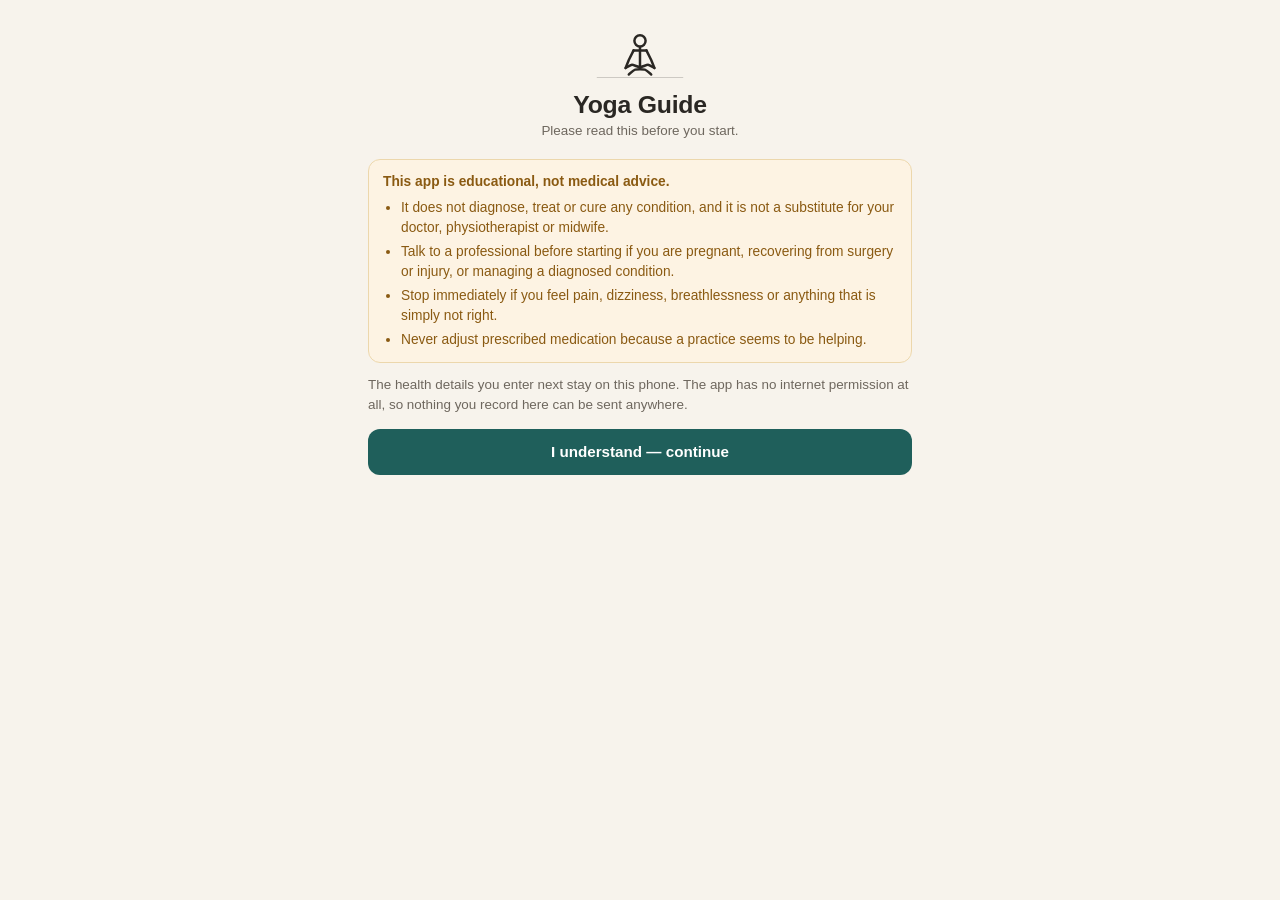
<file: yoga-guide/app/src/main/assets/index.html>
<!DOCTYPE html>
<html lang="en">
<head>
<meta charset="utf-8">
<!-- viewport-fit=cover pairs with the edge-to-edge window in MainActivity; the
     stylesheet then pads with env(safe-area-inset-*). -->
<meta name="viewport" content="width=device-width, initial-scale=1, viewport-fit=cover, user-scalable=no">
<meta name="color-scheme" content="light dark">
<title>Yoga Guide</title>
<link rel="stylesheet" href="css/app.css">
</head>
<body>

<div id="app">
  <div class="screen" id="screen"></div>
  <nav class="tabbar" id="tabs" style="display:none"></nav>
</div>

<!-- Load order matters: data and low-level services first, then the screens
     that read them, then the bootstrap that mounts everything. Plain scripts
     rather than modules - a WebView served over the asset-loader origin runs
     these with no fetch, no CORS and no async ordering to get wrong. -->
<script src="js/figure.js"></script>
<script src="js/figures.js"></script>
<script src="js/poses.js"></script>
<script src="js/conditions.js"></script>
<script src="js/store.js"></script>
<script src="js/native.js"></script>
<script src="js/audio.js"></script>
<script src="js/safety.js"></script>
<script src="js/breath.js"></script>
<script src="js/player.js"></script>
<script src="js/ui.js"></script>
<script src="js/screens.js"></script>
<script src="js/app.js"></script>

</body>
</html>
</file>
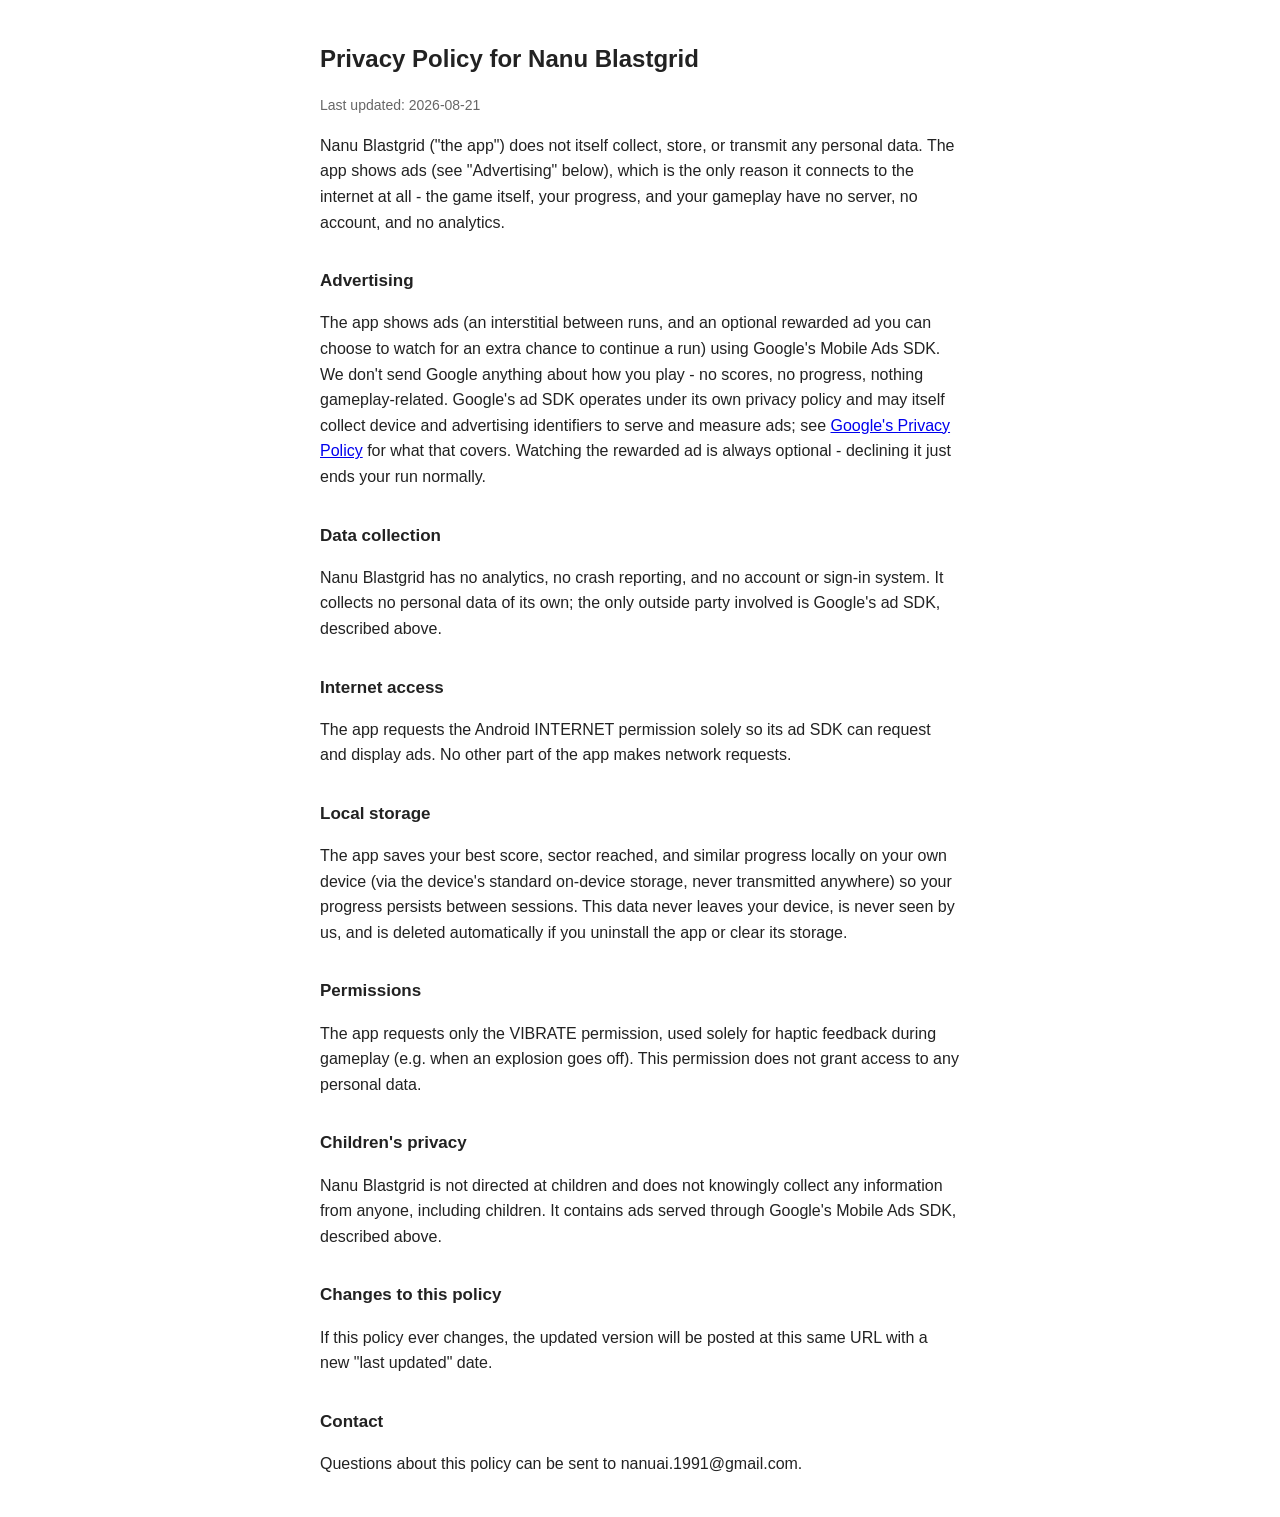
<file: docs/privacy-policy.html>
<!doctype html>
<html lang="en">
<head>
<meta charset="utf-8">
<meta name="viewport" content="width=device-width,initial-scale=1">
<title>Nanu Blastgrid - Privacy Policy</title>
<style>
  body{font-family:-apple-system,BlinkMacSystemFont,"Segoe UI",Roboto,Arial,sans-serif;
    max-width:640px;margin:40px auto;padding:0 20px;line-height:1.6;color:#222}
  h1{font-size:24px}
  h2{font-size:17px;margin-top:32px}
  .updated{color:#666;font-size:14px}
</style>
</head>
<body>
<h1>Privacy Policy for Nanu Blastgrid</h1>
<p class="updated">Last updated: 2026-08-21</p>

<p>Nanu Blastgrid ("the app") does not itself collect, store, or transmit any
personal data. The app shows ads (see "Advertising" below), which is the only
reason it connects to the internet at all - the game itself, your progress,
and your gameplay have no server, no account, and no analytics.</p>

<h2>Advertising</h2>
<p>The app shows ads (an interstitial between runs, and an optional rewarded
ad you can choose to watch for an extra chance to continue a run) using
Google's Mobile Ads SDK. We don't send Google anything about how you play -
no scores, no progress, nothing gameplay-related. Google's ad SDK operates
under its own privacy policy and may itself collect device and advertising
identifiers to serve and measure ads; see
<a href="https://policies.google.com/privacy">Google's Privacy Policy</a> for
what that covers. Watching the rewarded ad is always optional - declining it
just ends your run normally.</p>

<h2>Data collection</h2>
<p>Nanu Blastgrid has no analytics, no crash reporting, and no account or
sign-in system. It collects no personal data of its own; the only outside
party involved is Google's ad SDK, described above.</p>

<h2>Internet access</h2>
<p>The app requests the Android INTERNET permission solely so its ad SDK can
request and display ads. No other part of the app makes network requests.</p>

<h2>Local storage</h2>
<p>The app saves your best score, sector reached, and similar progress
locally on your own device (via the device's standard on-device storage,
never transmitted anywhere) so your progress persists between sessions.
This data never leaves your device, is never seen by us, and is deleted
automatically if you uninstall the app or clear its storage.</p>

<h2>Permissions</h2>
<p>The app requests only the VIBRATE permission, used solely for haptic
feedback during gameplay (e.g. when an explosion goes off). This permission
does not grant access to any personal data.</p>

<h2>Children's privacy</h2>
<p>Nanu Blastgrid is not directed at children and does not knowingly collect
any information from anyone, including children. It contains ads served
through Google's Mobile Ads SDK, described above.</p>

<h2>Changes to this policy</h2>
<p>If this policy ever changes, the updated version will be posted at this
same URL with a new "last updated" date.</p>

<h2>Contact</h2>
<p>Questions about this policy can be sent to
nanuai.1991@gmail.com.</p>
</body>
</html>
</file>
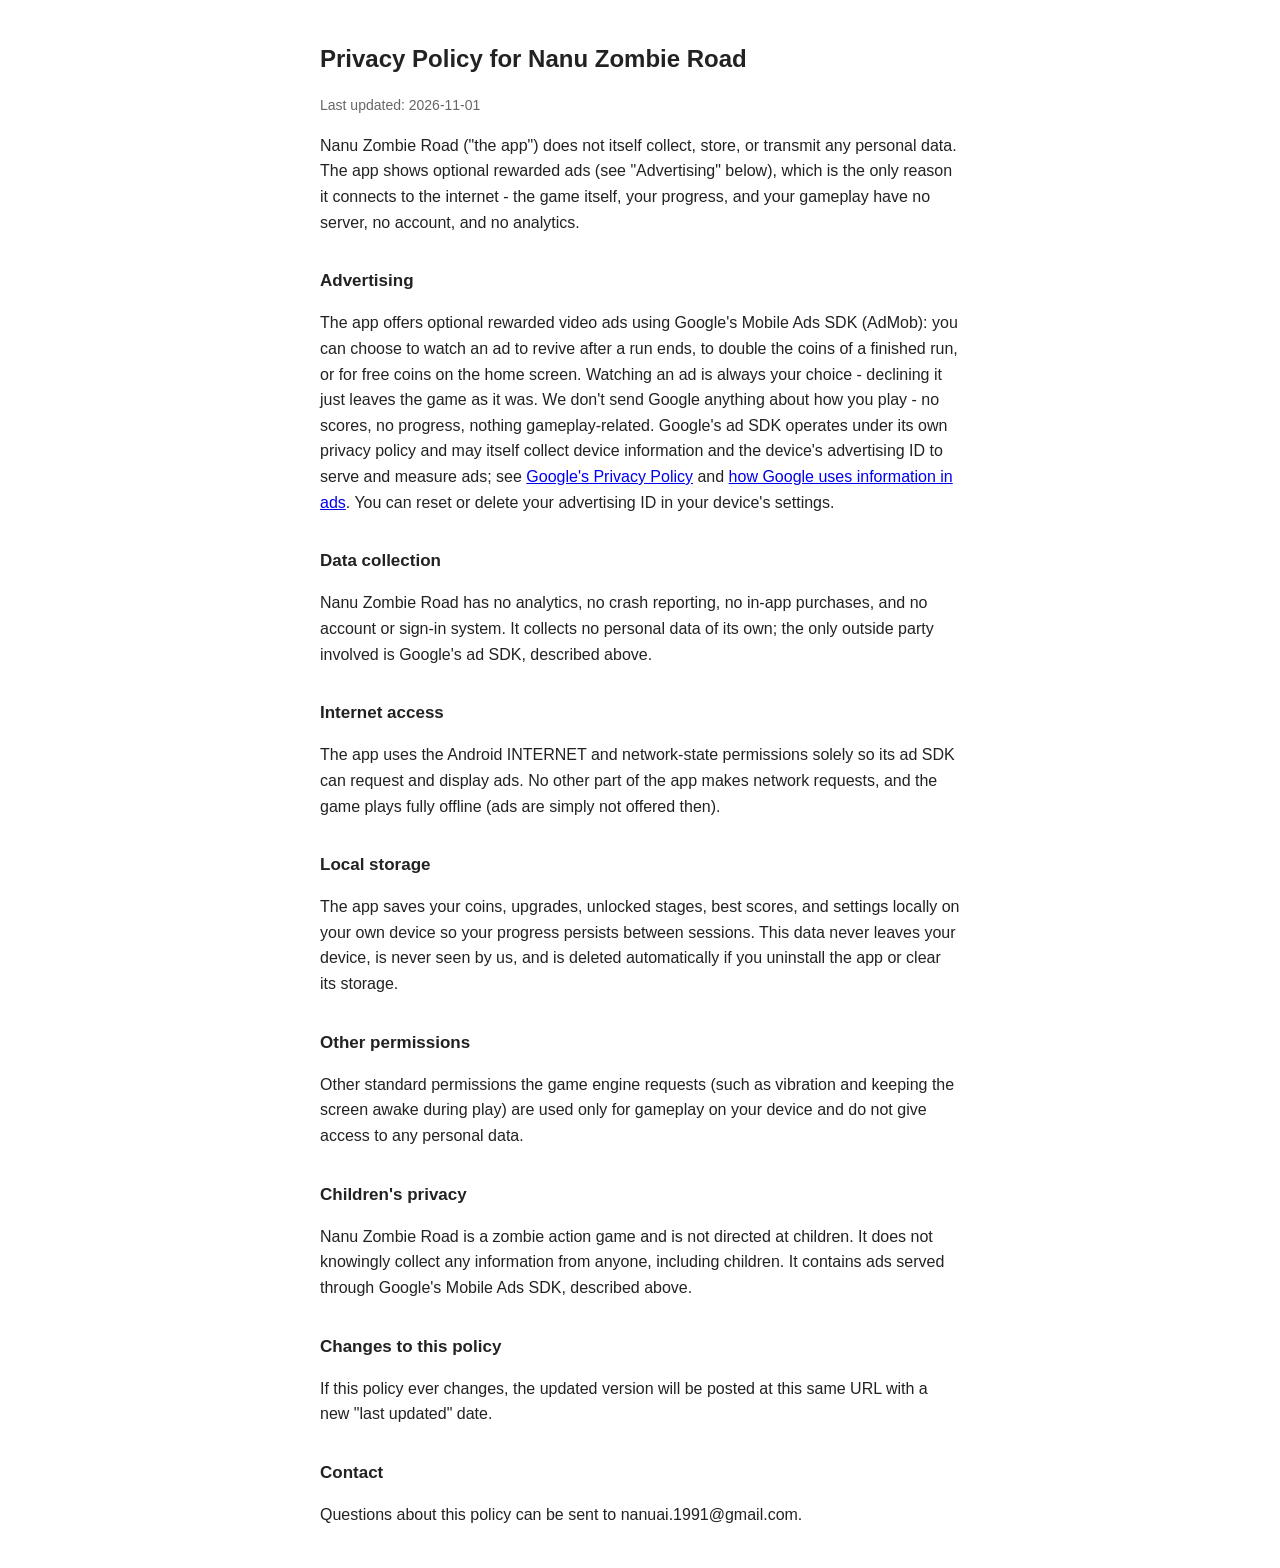
<file: docs/zombie-road-privacy-policy.html>
<!doctype html>
<html lang="en">
<head>
<meta charset="utf-8">
<meta name="viewport" content="width=device-width,initial-scale=1">
<title>Nanu Zombie Road - Privacy Policy</title>
<style>
  body{font-family:-apple-system,BlinkMacSystemFont,"Segoe UI",Roboto,Arial,sans-serif;
    max-width:640px;margin:40px auto;padding:0 20px;line-height:1.6;color:#222}
  h1{font-size:24px}
  h2{font-size:17px;margin-top:32px}
  .updated{color:#666;font-size:14px}
</style>
</head>
<body>
<h1>Privacy Policy for Nanu Zombie Road</h1>
<p class="updated">Last updated: 2026-11-01</p>

<p>Nanu Zombie Road ("the app") does not itself collect, store, or transmit any
personal data. The app shows optional rewarded ads (see "Advertising" below),
which is the only reason it connects to the internet - the game itself, your
progress, and your gameplay have no server, no account, and no analytics.</p>

<h2>Advertising</h2>
<p>The app offers optional rewarded video ads using Google's Mobile Ads SDK
(AdMob): you can choose to watch an ad to revive after a run ends, to double
the coins of a finished run, or for free coins on the home screen. Watching an
ad is always your choice - declining it just leaves the game as it was. We
don't send Google anything about how you play - no scores, no progress,
nothing gameplay-related. Google's ad SDK operates under its own privacy policy
and may itself collect device information and the device's advertising ID to
serve and measure ads; see
<a href="https://policies.google.com/privacy">Google's Privacy Policy</a> and
<a href="https://policies.google.com/technologies/ads">how Google uses information in ads</a>.
You can reset or delete your advertising ID in your device's settings.</p>

<h2>Data collection</h2>
<p>Nanu Zombie Road has no analytics, no crash reporting, no in-app purchases,
and no account or sign-in system. It collects no personal data of its own; the
only outside party involved is Google's ad SDK, described above.</p>

<h2>Internet access</h2>
<p>The app uses the Android INTERNET and network-state permissions solely so
its ad SDK can request and display ads. No other part of the app makes network
requests, and the game plays fully offline (ads are simply not offered then).</p>

<h2>Local storage</h2>
<p>The app saves your coins, upgrades, unlocked stages, best scores, and
settings locally on your own device so your progress persists between
sessions. This data never leaves your device, is never seen by us, and is
deleted automatically if you uninstall the app or clear its storage.</p>

<h2>Other permissions</h2>
<p>Other standard permissions the game engine requests (such as vibration and
keeping the screen awake during play) are used only for gameplay on your
device and do not give access to any personal data.</p>

<h2>Children's privacy</h2>
<p>Nanu Zombie Road is a zombie action game and is not directed at children.
It does not knowingly collect any information from anyone, including
children. It contains ads served through Google's Mobile Ads SDK, described
above.</p>

<h2>Changes to this policy</h2>
<p>If this policy ever changes, the updated version will be posted at this
same URL with a new "last updated" date.</p>

<h2>Contact</h2>
<p>Questions about this policy can be sent to
nanuai.1991@gmail.com.</p>
</body>
</html>
</file>
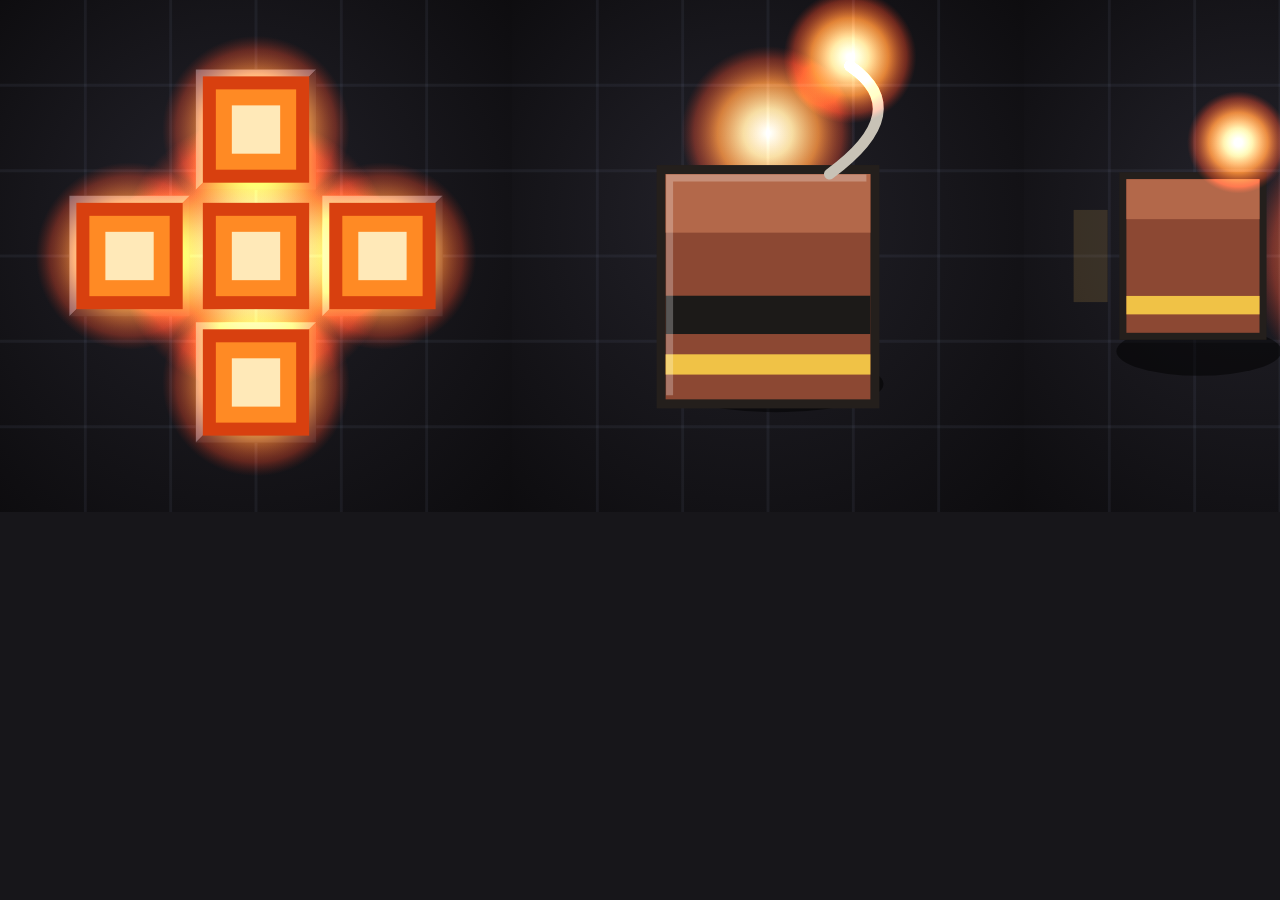
<file: store/icons.html>
<!doctype html>
<html><head><meta charset="utf-8"><style>
  html,body{margin:0;background:#17161a}
  .row{display:flex;gap:0}
  canvas{display:block}
</style></head><body>
<div class="row" id="row"></div>
<script>
const S = 512;

// Shared ground: the game's own near-black, with the floor grid faintly on it
// so every option sits on the same stage and only the idea differs.
function base(x, grid){
  x.fillStyle="#0e0d10"; x.fillRect(0,0,S,S);
  const g=x.createRadialGradient(S*0.42,S*0.38,0,S*0.5,S*0.5,S*0.78);
  g.addColorStop(0,"#23222a"); g.addColorStop(1,"#0b0a0c");
  x.fillStyle=g; x.fillRect(0,0,S,S);
  if(grid){
    x.strokeStyle="rgba(150,175,205,.07)"; x.lineWidth=3;
    for(let i=1;i<6;i++){
      x.beginPath(); x.moveTo(i*S/6,0); x.lineTo(i*S/6,S); x.stroke();
      x.beginPath(); x.moveTo(0,i*S/6); x.lineTo(S,i*S/6); x.stroke();
    }
  }
}
// The raised tile the whole game is built from, at icon scale.
function tile(x, cx, cy, w, face, lit, dark, plinth, h){
  const r=w/2;
  x.fillStyle=plinth; x.fillRect(cx-r,cy-r,w,w);
  x.beginPath();
  x.moveTo(cx-r,cy+r); x.lineTo(cx-r,cy-r); x.lineTo(cx+r,cy-r);
  x.lineTo(cx+r-h,cy-r+h); x.lineTo(cx-r+h,cy-r+h); x.lineTo(cx-r+h,cy+r-h);
  x.closePath(); x.fillStyle=lit; x.fill();
  x.beginPath();
  x.moveTo(cx+r,cy-r); x.lineTo(cx+r,cy+r); x.lineTo(cx-r,cy+r);
  x.lineTo(cx-r+h,cy+r-h); x.lineTo(cx+r-h,cy+r-h); x.lineTo(cx+r-h,cy-r+h);
  x.closePath(); x.fillStyle=dark; x.fill();
  x.fillStyle=face; x.fillRect(cx-r+h,cy-r+h,w-h*2,w-h*2);
}
function fireball(x, cx, cy, r, a){
  const g=x.createRadialGradient(cx,cy,0,cx,cy,r);
  g.addColorStop(0,"rgba(255,255,248,"+a+")");
  g.addColorStop(.28,"rgba(255,226,150,"+(a*.95)+")");
  g.addColorStop(.58,"rgba(255,138,36,"+(a*.8)+")");
  g.addColorStop(.85,"rgba(201,48,15,"+(a*.45)+")");
  g.addColorStop(1,"rgba(140,24,8,0)");
  x.fillStyle=g; x.beginPath(); x.arc(cx,cy,r,0,Math.PI*2); x.fill();
}

const OPTIONS = {
// A - the blast cross. The game's actual signature shape: five lit tiles in
// a plus, which is exactly what every charge does. Nothing else in the store
// looks like it, and a plus reads at any size.
A(x){
  base(x,true);
  const w=S*0.235, g=S*0.247, cx=S/2, cy=S/2;
  for(const [dx,dy] of [[0,-1],[-1,0],[1,0],[0,1]])
    tile(x,cx+dx*g,cy+dy*g,w,"#3a3d44","#575c66","#222429","#17181c",9);
  x.save(); x.globalCompositeOperation="lighter";
  for(const [dx,dy] of [[0,-1],[-1,0],[1,0],[0,1]]) fireball(x,cx+dx*g,cy+dy*g,w*0.78,0.85);
  fireball(x,cx,cy,w*1.15,1);
  x.restore();
  for(const [dx,dy] of [[0,-1],[-1,0],[1,0],[0,1],[0,0]]){
    x.fillStyle="#d8400f"; x.fillRect(cx+dx*g-w/2+7,cy+dy*g-w/2+7,w-14,w-14);
    x.fillStyle="#ff8a24"; x.fillRect(cx+dx*g-w/2+20,cy+dy*g-w/2+20,w-40,w-40);
    x.fillStyle="#ffe9b8"; x.fillRect(cx+dx*g-w/2+36,cy+dy*g-w/2+36,w-72,w-72);
  }
},
// B - the charge itself, fuse lit, standing on a tile. The most literal read:
// "this is a bomb game", understood before the name is.
B(x){
  base(x,true);
  const cx=S/2, cy=S*0.56;
  x.save(); x.globalCompositeOperation="lighter";
  fireball(x,cx,cy-S*0.30,S*0.17,0.9); x.restore();
  x.fillStyle="rgba(0,0,0,.5)";
  x.beginPath(); x.ellipse(cx+8,cy+S*0.19,S*0.21,S*0.055,0,0,Math.PI*2); x.fill();
  const w=S*0.40, h=S*0.44;
  x.fillStyle="#241f1c"; x.fillRect(cx-w/2-9,cy-h/2-9,w+18,h+18);
  x.fillStyle="#8c4833"; x.fillRect(cx-w/2,cy-h/2,w,h);
  x.fillStyle="#b3684a"; x.fillRect(cx-w/2,cy-h/2,w,h*0.26);
  x.fillStyle="#1c1a18"; x.fillRect(cx-w/2,cy+h*0.04,w,h*0.17);
  x.fillStyle="#f0c246"; x.fillRect(cx-w/2,cy+h*0.30,w,h*0.09);
  x.strokeStyle="rgba(255,255,255,.26)"; x.lineWidth=7;
  x.beginPath(); x.moveTo(cx-w/2+4,cy+h/2-4); x.lineTo(cx-w/2+4,cy-h/2+4); x.lineTo(cx+w/2-4,cy-h/2+4); x.stroke();
  x.strokeStyle="#c8c2b6"; x.lineWidth=11; x.lineCap="round";
  x.beginPath(); x.moveTo(cx+w*0.30,cy-h/2);
  x.quadraticCurveTo(cx+w*0.72,cy-h*0.78,cx+w*0.40,cy-h*0.98); x.stroke();
  x.save(); x.globalCompositeOperation="lighter";
  fireball(x,cx+w*0.40,cy-h*1.02,S*0.13,1); x.restore();
},
// C - a charge mid-shove, sliding into the blast. The move the whole listing
// leads on, but it needs two readings to land and may be too much at 48px.
C(x){
  base(x,true);
  const w=S*0.30, cy=S/2;
  x.save(); x.globalCompositeOperation="lighter";
  fireball(x,S*0.74,cy,S*0.30,0.95); x.restore();
  x.fillStyle="#d8400f"; x.fillRect(S*0.74-w/2+6,cy-w/2+6,w-12,w-12);
  x.fillStyle="#ff8a24"; x.fillRect(S*0.74-w/2+18,cy-w/2+18,w-36,w-36);
  for(let i=0;i<3;i++){
    x.fillStyle="rgba(255,196,96,"+(0.30-i*0.08)+")";
    x.fillRect(S*0.30-i*52, cy-w*0.30, 34, w*0.60);
  }
  const bw=S*0.26, bh=S*0.30, bx=S*0.33, by=cy;
  x.fillStyle="rgba(0,0,0,.5)";
  x.beginPath(); x.ellipse(bx+6,by+bh*0.62,bw*0.62,bh*0.16,0,0,Math.PI*2); x.fill();
  x.fillStyle="#241f1c"; x.fillRect(bx-bw/2-7,by-bh/2-7,bw+14,bh+14);
  x.fillStyle="#8c4833"; x.fillRect(bx-bw/2,by-bh/2,bw,bh);
  x.fillStyle="#b3684a"; x.fillRect(bx-bw/2,by-bh/2,bw,bh*0.26);
  x.fillStyle="#f0c246"; x.fillRect(bx-bw/2,by+bh*0.26,bw,bh*0.12);
  x.save(); x.globalCompositeOperation="lighter";
  fireball(x,bx+bw*0.34,by-bh*0.74,S*0.10,1); x.restore();
},
// D - the hi-vis worker, straight on. A character icon stands out in a grid
// of abstract shapes, but says "game" more than it says "bomb game".
D(x){
  base(x,false);
  const cx=S/2, cy=S*0.56, u=S/512;
  x.save(); x.globalCompositeOperation="lighter";
  fireball(x,cx,cy-150*u,S*0.34,0.5); x.restore();
  x.fillStyle="rgba(0,0,0,.5)";
  x.beginPath(); x.ellipse(cx+10,cy+170*u,150*u,38*u,0,0,Math.PI*2); x.fill();
  x.fillStyle="#242220"; x.fillRect(cx-96*u,cy+70*u,70*u,112*u); x.fillRect(cx+26*u,cy+70*u,70*u,112*u);
  x.fillStyle="#2d322c"; x.fillRect(cx-124*u,cy-84*u,248*u,168*u);
  x.fillStyle="#f4731f"; x.fillRect(cx-112*u,cy-72*u,224*u,134*u);
  x.fillStyle="#ff9044"; x.fillRect(cx-112*u,cy-72*u,224*u,38*u);
  x.fillStyle="#f8f5ea"; x.fillRect(cx-112*u,cy-20*u,224*u,30*u);
  x.fillStyle="#c9a227"; x.beginPath(); x.arc(cx,cy-110*u,112*u,Math.PI,0); x.fill();
  x.fillStyle="#f6cc52"; x.beginPath(); x.arc(cx,cy-110*u,90*u,Math.PI,0); x.fill();
  x.fillStyle="#fff0bd"; x.beginPath(); x.arc(cx-24*u,cy-134*u,44*u,Math.PI,0); x.fill();
  x.fillStyle="#d8ad2c"; x.fillRect(cx-112*u,cy-110*u,224*u,30*u);
}
};

const row=document.getElementById('row');
window.__src = {};
for(const k of ['A','B','C','D']){
  const c=document.createElement('canvas');
  c.width=S; c.height=S; c.id='icon'+k;
  row.appendChild(c);
  OPTIONS[k](c.getContext('2d'));
  window.__src[k] = c;          // kept so the contact sheet can redraw them small
}
window.__ready=true;
</script></body></html>
</file>
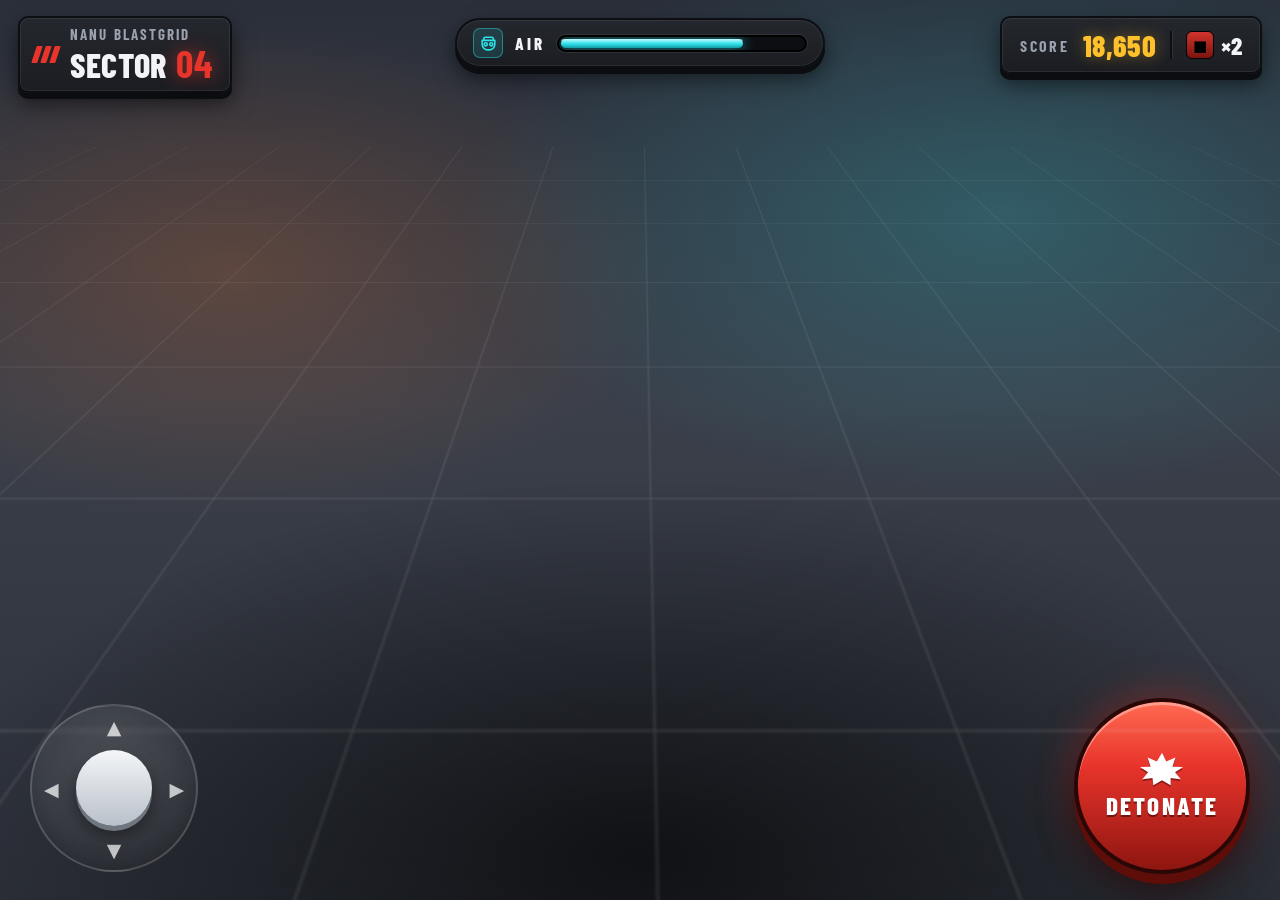
<file: unity/UI-prototype/hud.html>
<!doctype html><meta charset="utf-8">
<style>
  @import url('https://fonts.googleapis.com/css2?family=Barlow+Condensed:wght@600;700;800&display=swap');
  :root{
    --plate:#1b1d22; --plate2:#24272d; --steel:#5b626d; --steel-hi:#8a929e;
    --ink:#f2f4f7; --dim:#9aa2ad;
    --red:#e8342b; --red-dk:#8e1510; --red-hi:#ff6a52;
    --cyan:#2fe0e8; --cyan-dk:#0b6f78;
    --amber:#ffc12b;
  }
  *{box-sizing:border-box}
  html,body{margin:0;height:100%;background:#0a0c10;
    font-family:"Barlow Condensed",ui-sans-serif,system-ui;overflow:hidden}
  /* a stand-in for the 3D scene, so the UI can be judged over something */
  .scene{position:absolute;inset:0;
    background:
      radial-gradient(60% 45% at 78% 24%, rgba(47,224,232,.22), transparent 70%),
      radial-gradient(50% 40% at 18% 30%, rgba(255,120,40,.20), transparent 70%),
      radial-gradient(80% 60% at 50% 95%, rgba(0,0,0,.65), transparent 70%),
      linear-gradient(180deg,#2a2f3a 0%,#3a3f4a 45%,#2c3039 100%);}
  .scene:after{content:"";position:absolute;inset:0;opacity:.14;
    background-image:linear-gradient(rgba(255,255,255,.5) 1px,transparent 1px),
                     linear-gradient(90deg,rgba(255,255,255,.5) 1px,transparent 1px);
    background-size:92px 92px;transform:perspective(620px) rotateX(52deg) scale(1.9);
    transform-origin:50% 42%}

  /* ---------- shared plate treatment ---------- */
  .plate{
    background:linear-gradient(180deg,var(--plate2),var(--plate));
    border:2px solid #0c0e12;
    box-shadow:0 0 0 1px rgba(255,255,255,.07) inset,
               0 6px 0 #0b0d10, 0 10px 22px rgba(0,0,0,.55);
  }
  .slashes{display:inline-flex;gap:3px;transform:skewX(-18deg)}
  .slashes i{display:block;width:6px;height:17px;background:var(--red);border-radius:1px}
  .slashes.amber i{background:var(--amber)}

  /* ---------- top left: who and where ---------- */
  .ident{position:absolute;left:18px;top:16px;padding:8px 18px 9px 14px;
    border-radius:10px;display:flex;align-items:center;gap:12px}
  .ident .txt{line-height:1}
  .ident .game{font-size:15px;letter-spacing:.14em;color:var(--dim);font-weight:700}
  .ident .sector{font-size:34px;font-weight:800;color:var(--ink);letter-spacing:.02em;
    margin-top:2px;display:flex;align-items:baseline;gap:9px}
  .ident .sector b{color:var(--red);font-size:38px;
    text-shadow:0 0 18px rgba(232,52,43,.65)}

  /* ---------- top centre: the air you have left ---------- */
  /* Pinned between the two side plates rather than centred on the screen, so a
     longer score or a wider ident can never slide underneath it. */
  .air{position:absolute;left:0;right:0;top:18px;margin:0 auto;width:max-content;
    max-width:calc(100% - 620px);
    display:flex;align-items:center;gap:12px;padding:8px 16px;border-radius:999px}
  .air .mask{width:30px;height:30px;border-radius:7px;display:grid;place-items:center;
    background:rgba(47,224,232,.14);border:1px solid rgba(47,224,232,.45);
    color:var(--cyan);font-size:17px}
  .air .label{font-size:17px;font-weight:800;letter-spacing:.17em;color:var(--ink)}
  .bar{width:250px;height:17px;border-radius:999px;background:#0c0e12;
    border:2px solid #000;position:relative;overflow:hidden;
    box-shadow:0 0 0 1px rgba(255,255,255,.07)}
  .bar .fill{position:absolute;inset:2px;width:74%;border-radius:999px;
    background:linear-gradient(180deg,#8df2f8,var(--cyan) 55%,#149aa3);
    box-shadow:0 0 14px rgba(47,224,232,.7)}
  .bar .fill:after{content:"";position:absolute;inset:0 0 50% 0;border-radius:999px;
    background:linear-gradient(180deg,rgba(255,255,255,.45),transparent)}

  /* ---------- top right: score and charges ---------- */
  .readout{position:absolute;right:18px;top:16px;display:flex;align-items:center;
    gap:14px;padding:9px 18px;border-radius:10px}
  .readout .k{font-size:16px;letter-spacing:.15em;color:var(--dim);font-weight:700}
  .readout .v{font-size:30px;font-weight:800;color:var(--amber);letter-spacing:.01em;
    text-shadow:0 0 16px rgba(255,193,43,.4)}
  .readout .sep{width:2px;height:28px;background:#0c0e12;
    box-shadow:1px 0 0 rgba(255,255,255,.07)}
  .charges{display:flex;align-items:center;gap:7px}
  .charges .ico{width:28px;height:28px;border-radius:6px;display:grid;place-items:center;
    background:linear-gradient(180deg,#d0352c,#7d1410);border:1px solid #000;font-size:15px}
  .charges .x{font-size:25px;font-weight:800;color:var(--ink)}

  /* ---------- bottom left: the stick ---------- */
  .dpad{position:absolute;left:30px;bottom:28px;width:168px;height:168px;border-radius:50%;
    background:radial-gradient(circle at 50% 38%,rgba(255,255,255,.17),rgba(255,255,255,.07) 58%,rgba(0,0,0,.28));
    border:2px solid rgba(255,255,255,.18);backdrop-filter:blur(2px);
    display:grid;place-items:center}
  .dpad .nub{width:76px;height:76px;border-radius:50%;
    background:linear-gradient(180deg,#f4f6f8,#b9c0c9);
    box-shadow:0 5px 0 #6f767f,0 9px 18px rgba(0,0,0,.5)}
  .dpad span{position:absolute;color:rgba(255,255,255,.72);font-size:19px}
  .dpad .u{top:9px}.dpad .d{bottom:9px}.dpad .l{left:12px}.dpad .r{right:12px}

  /* ---------- bottom right: the one button that matters ---------- */
  .detonate{position:absolute;right:30px;bottom:26px;width:176px;height:176px;border-radius:50%;
    background:linear-gradient(180deg,var(--red-hi) 0%,var(--red) 38%,var(--red-dk) 100%);
    border:4px solid #2a0705;
    box-shadow:0 10px 0 #5e0d09, 0 18px 34px rgba(0,0,0,.6),
               0 0 42px rgba(232,52,43,.45),
               inset 0 3px 0 rgba(255,255,255,.35);
    display:grid;place-items:center;gap:2px;align-content:center}
  .detonate .burst{font-size:40px;line-height:.9;color:#fff;
    filter:drop-shadow(0 2px 0 rgba(0,0,0,.35))}
  .detonate .cap{font-size:25px;font-weight:800;color:#fff;letter-spacing:.09em;
    text-shadow:0 2px 0 rgba(0,0,0,.42)}
</style>
<div class="scene"></div>

<div class="ident plate">
  <span class="slashes"><i></i><i></i><i></i></span>
  <span class="txt">
    <span class="game">NANU BLASTGRID</span>
    <span class="sector">SECTOR <b>04</b></span>
  </span>
</div>

<div class="air plate">
  <span class="mask"><svg width="19" height="19" viewBox="0 0 24 24" fill="none" stroke="currentColor" stroke-width="2" stroke-linejoin="round"><path d="M4 8h16v5a7 7 0 0 1-7 7h-2a7 7 0 0 1-7-7z"/><circle cx="8.5" cy="13" r="2"/><circle cx="15.5" cy="13" r="2"/><path d="M6 8V6a2 2 0 0 1 2-2h8a2 2 0 0 1 2 2v2"/></svg></span>
  <span class="label">AIR</span>
  <span class="bar"><span class="fill"></span></span>
</div>

<div class="readout plate">
  <span class="k">SCORE</span>
  <span class="v">18,650</span>
  <span class="sep"></span>
  <span class="charges"><span class="ico">&#9632;</span><span class="x">&times;2</span></span>
</div>

<div class="dpad">
  <span class="u">&#9650;</span><span class="d">&#9660;</span>
  <span class="l">&#9664;</span><span class="r">&#9654;</span>
  <span class="nub"></span>
</div>

<div class="detonate">
  <span class="burst"><svg width="46" height="34" viewBox="0 0 48 34" fill="#fff"><path d="M24 0l4.4 9.2L38 5l-3.1 9.6L46 15l-8.4 5.4 6 7.3-10.6-1.3L33 34l-9-5.2L15 34l-.9-7.6L3.5 27.7l6-7.3L1 15l11.1-.4L9 5l9.6 4.2z"/></svg></span>
  <span class="cap">DETONATE</span>
</div>
</file>
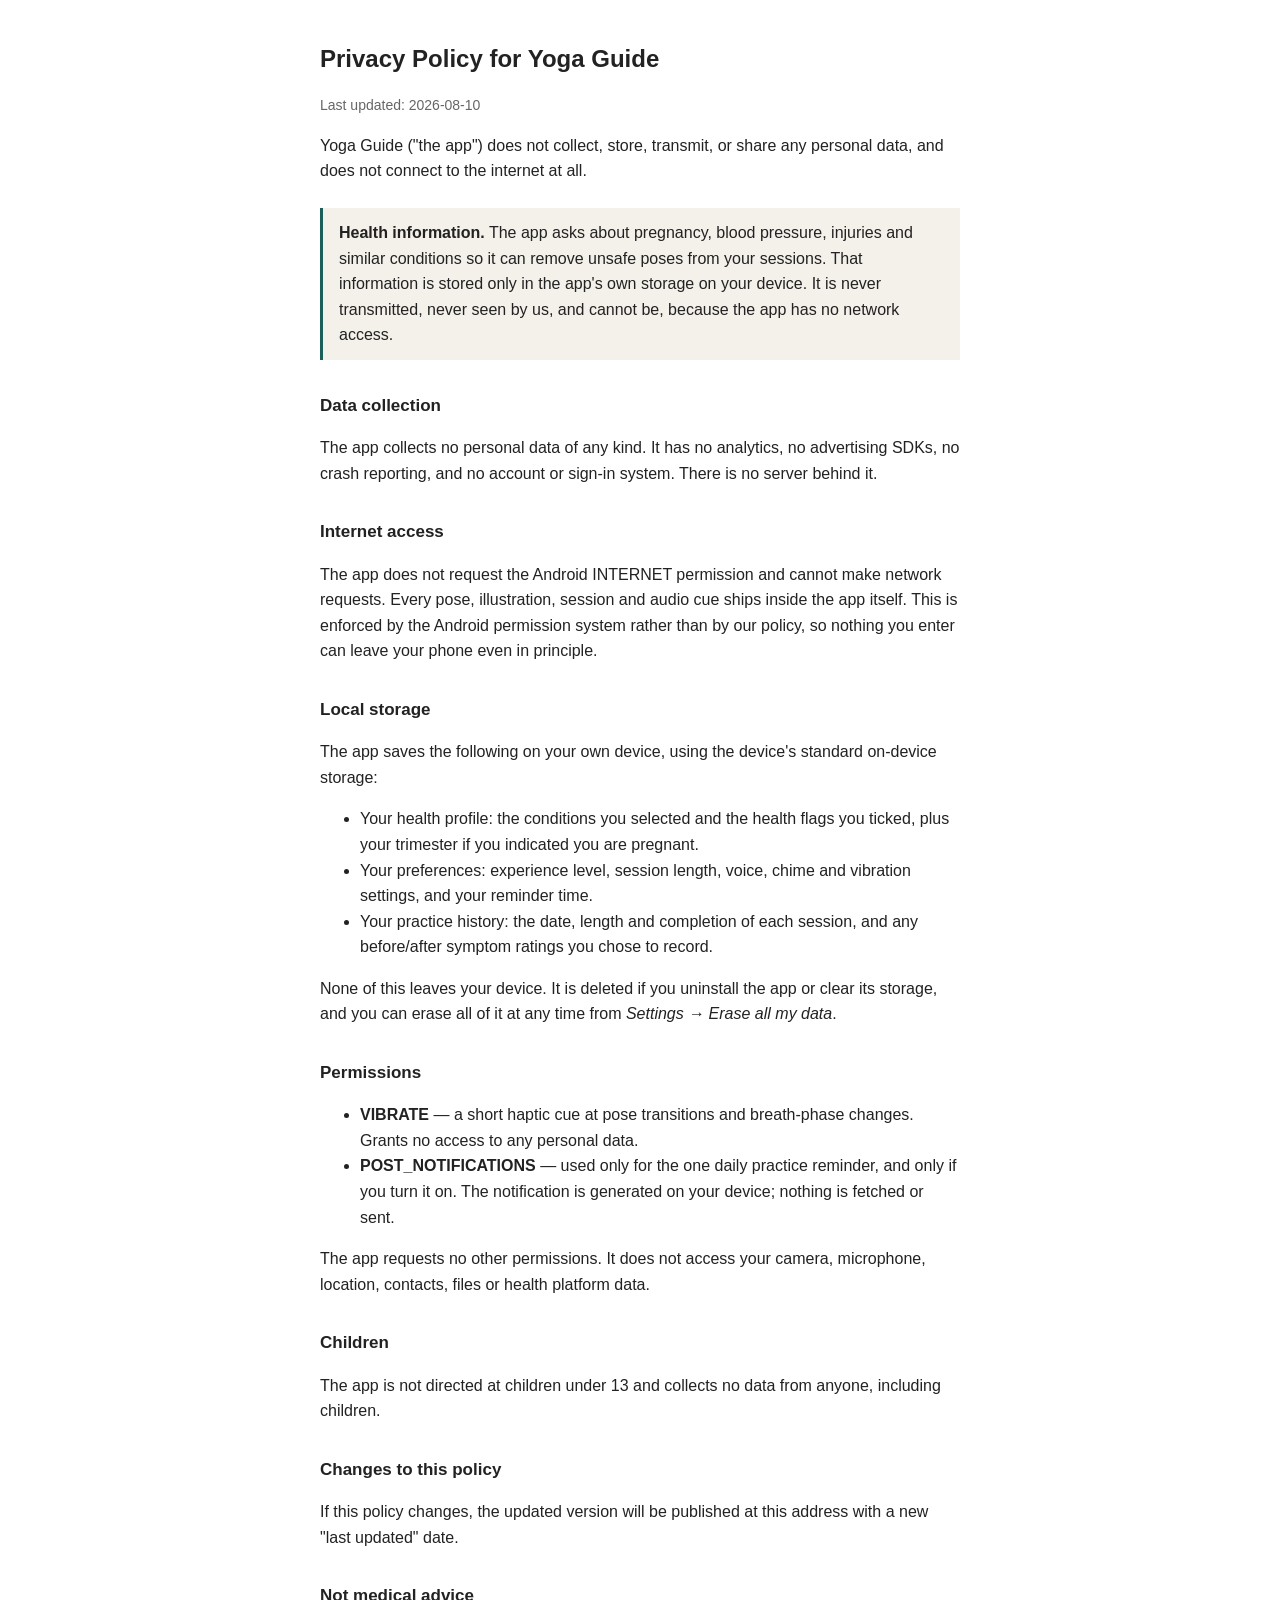
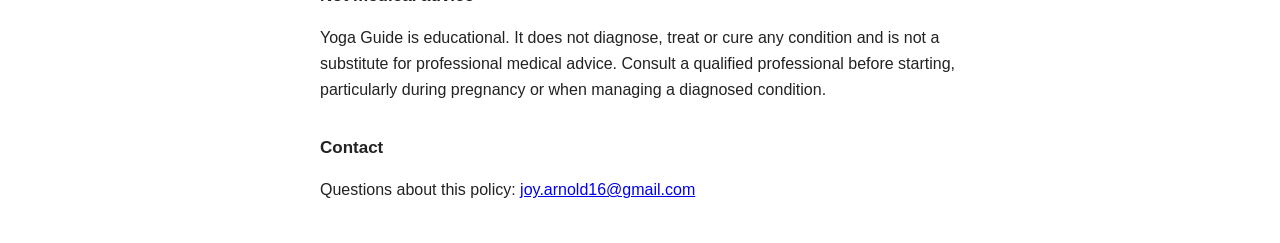
<file: yoga-guide/docs/privacy-policy.html>
<!doctype html>
<html lang="en">
<head>
<meta charset="utf-8">
<meta name="viewport" content="width=device-width,initial-scale=1">
<title>Yoga Guide - Privacy Policy</title>
<style>
  body{font-family:-apple-system,BlinkMacSystemFont,"Segoe UI",Roboto,Arial,sans-serif;
    max-width:640px;margin:40px auto;padding:0 20px;line-height:1.6;color:#222}
  h1{font-size:24px}
  h2{font-size:17px;margin-top:32px}
  .updated{color:#666;font-size:14px}
  .callout{background:#f4f1ea;border-left:3px solid #1f5f5b;padding:12px 16px;margin:24px 0}
</style>
</head>
<body>
<h1>Privacy Policy for Yoga Guide</h1>
<p class="updated">Last updated: 2026-08-10</p>

<p>Yoga Guide ("the app") does not collect, store, transmit, or share any
personal data, and does not connect to the internet at all.</p>

<div class="callout">
<strong>Health information.</strong> The app asks about pregnancy, blood
pressure, injuries and similar conditions so it can remove unsafe poses from
your sessions. That information is stored only in the app's own storage on your
device. It is never transmitted, never seen by us, and cannot be, because the
app has no network access.
</div>

<h2>Data collection</h2>
<p>The app collects no personal data of any kind. It has no analytics, no
advertising SDKs, no crash reporting, and no account or sign-in system. There
is no server behind it.</p>

<h2>Internet access</h2>
<p>The app does not request the Android INTERNET permission and cannot make
network requests. Every pose, illustration, session and audio cue ships inside
the app itself. This is enforced by the Android permission system rather than by
our policy, so nothing you enter can leave your phone even in principle.</p>

<h2>Local storage</h2>
<p>The app saves the following on your own device, using the device's standard
on-device storage:</p>
<ul>
  <li>Your health profile: the conditions you selected and the health flags you
      ticked, plus your trimester if you indicated you are pregnant.</li>
  <li>Your preferences: experience level, session length, voice, chime and
      vibration settings, and your reminder time.</li>
  <li>Your practice history: the date, length and completion of each session,
      and any before/after symptom ratings you chose to record.</li>
</ul>
<p>None of this leaves your device. It is deleted if you uninstall the app or
clear its storage, and you can erase all of it at any time from
<em>Settings &rarr; Erase all my data</em>.</p>

<h2>Permissions</h2>
<ul>
  <li><strong>VIBRATE</strong> — a short haptic cue at pose transitions and
      breath-phase changes. Grants no access to any personal data.</li>
  <li><strong>POST_NOTIFICATIONS</strong> — used only for the one daily practice
      reminder, and only if you turn it on. The notification is generated on
      your device; nothing is fetched or sent.</li>
</ul>
<p>The app requests no other permissions. It does not access your camera,
microphone, location, contacts, files or health platform data.</p>

<h2>Children</h2>
<p>The app is not directed at children under 13 and collects no data from
anyone, including children.</p>

<h2>Changes to this policy</h2>
<p>If this policy changes, the updated version will be published at this address
with a new "last updated" date.</p>

<h2>Not medical advice</h2>
<p>Yoga Guide is educational. It does not diagnose, treat or cure any condition
and is not a substitute for professional medical advice. Consult a qualified
professional before starting, particularly during pregnancy or when managing a
diagnosed condition.</p>

<h2>Contact</h2>
<p>Questions about this policy: <a href="mailto:joy.arnold16@gmail.com">joy.arnold16@gmail.com</a></p>

</body>
</html>
</file>
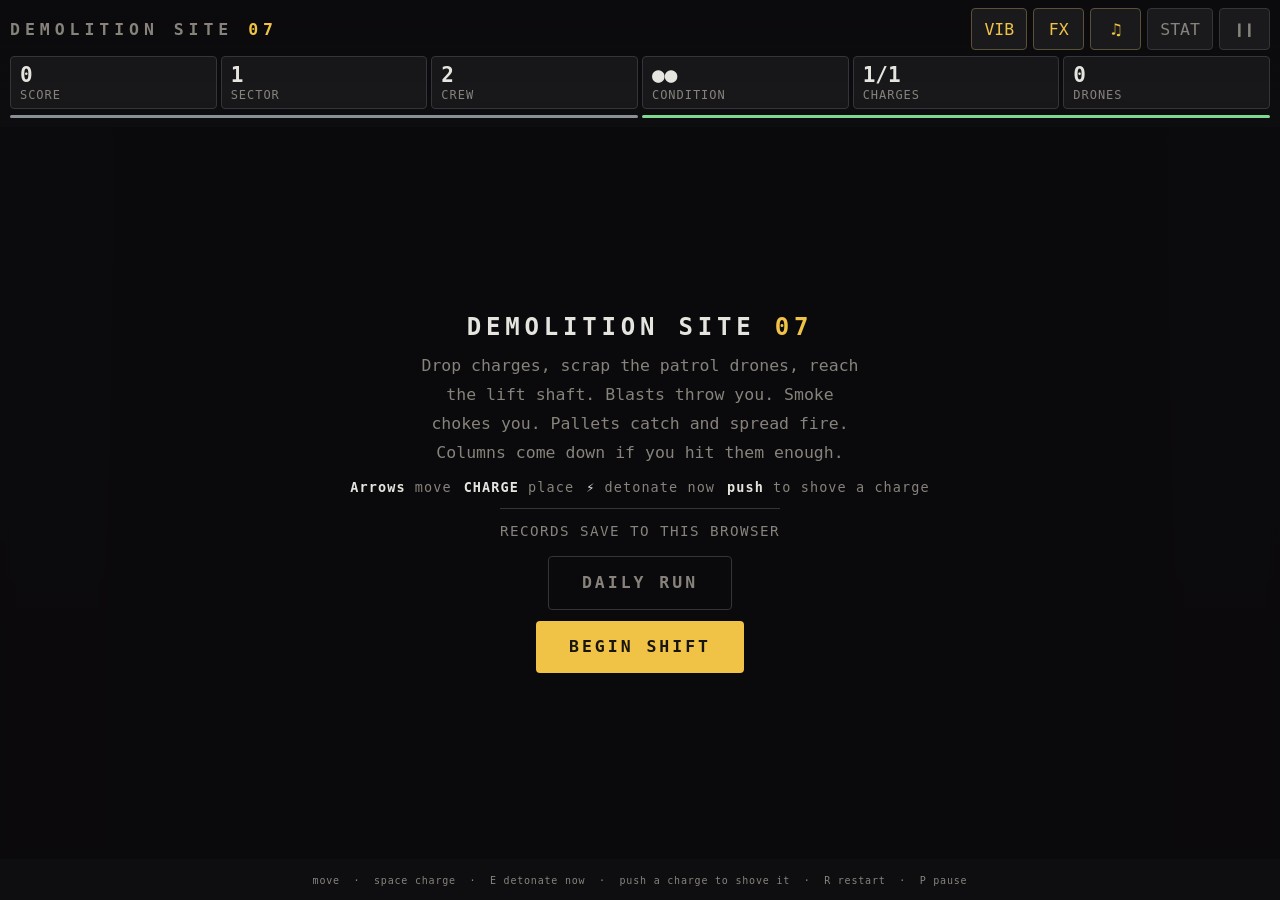
<file: app/src/main/assets/blastgrid.html>
<!DOCTYPE html>
<html lang="en">
<head>
<meta charset="utf-8">
<meta name="viewport" content="width=device-width,initial-scale=1,viewport-fit=cover,user-scalable=no">
<title>Nanu Blastgrid</title>
<style>
  :root{
    --void:#0e0d10; --panel:#1a1a1d; --panel-2:#242427; --line:#34343a;
    --steel:#8a8f96; --hazard:#f0c246; --rust:#b5613a;
    --ink:#e6e4de; --dim:#87837c; --danger:#d1543a; --vent:#7fd88f;
    /* Controls/HUD were sized for a phone; a tablet just gets more empty
       canvas around the same tiny buttons unless they scale up too. */
    --ui: 1;
  }
  @media (min-width:700px) and (min-height:700px){ :root{ --ui: 1.5; } }
  *{box-sizing:border-box;margin:0;padding:0}
  html,body{height:100%;overflow:hidden}
  body{
    background:var(--void);
    color:var(--ink);
    font-family:ui-monospace,"SF Mono",SFMono-Regular,Menlo,Consolas,monospace;
    touch-action:none;-webkit-user-select:none;user-select:none;
    -webkit-tap-highlight-color:transparent;
  }
  .shell{position:fixed;inset:0}

  .hudbar{
    position:fixed;z-index:5;top:0;left:0;right:0;
    display:flex;flex-direction:column;gap:6px;pointer-events:none;
    padding:calc(8px + env(safe-area-inset-top)) calc(10px + env(safe-area-inset-right))
            8px calc(10px + env(safe-area-inset-left));
    background:linear-gradient(180deg,rgba(11,10,12,.88) 0%,rgba(11,10,12,.55) 65%,transparent 100%);
  }
  .bar{display:flex;align-items:center;justify-content:space-between;gap:10px}
  .mark{font-size:calc(11px * var(--ui));letter-spacing:.3em;font-weight:700;text-transform:uppercase;color:var(--dim)}
  .mark em{font-style:normal;color:var(--hazard)}
  .tools{display:flex;gap:6px;pointer-events:auto}
  .tool{
    min-width:calc(34px * var(--ui));height:calc(28px * var(--ui));padding:0 calc(8px * var(--ui));
    border-radius:4px;background:var(--panel);
    border:1px solid var(--line);color:var(--dim);font:inherit;font-size:calc(11px * var(--ui));
    display:flex;align-items:center;justify-content:center;cursor:pointer;
    transition:color .12s ease,border-color .12s ease,opacity .12s ease;
  }
  .tool[aria-pressed="true"]{color:var(--hazard);border-color:#5a5138}
  .tool:active{transform:scale(.94)}
  .tool:focus-visible,button:focus-visible{outline:2px solid var(--hazard);outline-offset:2px}

  .hud{display:grid;grid-template-columns:repeat(6,1fr);gap:4px}
  .stat{
    background:rgba(26,26,29,.85);border:1px solid var(--line);border-radius:4px;
    padding:calc(4px * var(--ui)) calc(6px * var(--ui));
    display:flex;flex-direction:column;gap:1px;min-width:0;overflow:hidden;
  }
  .stat b{
    font-size:calc(14px * var(--ui));font-weight:700;line-height:1.15;
    font-variant-numeric:tabular-nums;white-space:nowrap;transition:color .15s ease;
  }
  .stat i{font-style:normal;color:var(--dim);font-size:calc(8px * var(--ui));letter-spacing:.08em;text-transform:uppercase}
  .stat.low b{color:var(--danger)}
  /* The drones tile turns into the objective light once the patrol is down:
     amber while the exit is still buried, green once it has turned up. */
  .stat.cue{border-color:var(--hazard)}
  .stat.cue b,.stat.cue i{color:var(--hazard)}
  .stat.ok{border-color:#7fd88f}
  .stat.ok b,.stat.ok i{color:#7fd88f}
  .bars{display:flex;gap:4px}
  .meter{height:3px;flex:1;background:var(--panel-2);border-radius:2px;overflow:hidden}
  .meter span{display:block;height:100%;width:100%;background:var(--steel);transition:width .2s linear}
  .meter.warn span{background:var(--danger)}
  .meter.air span{background:var(--vent)}

  .stage{
    /* top is set from JS to the hudbar's real rendered height, so the board
       renders below the HUD instead of hidden behind it (see fitCanvas). */
    position:fixed;top:0;left:0;right:0;bottom:0;z-index:1;
    display:flex;align-items:center;justify-content:center;
    background:linear-gradient(180deg,#141317 0%,var(--void) 70%);
  }
  canvas{display:block;background:#0b0a0c}
  .overlay{
    position:absolute;inset:0;display:flex;flex-direction:column;
    align-items:center;justify-content:center;gap:11px;text-align:center;
    background:rgba(11,10,12,.93);backdrop-filter:blur(6px);-webkit-backdrop-filter:blur(6px);
    padding:calc(16px * var(--ui)) calc(16px * var(--ui) + env(safe-area-inset-right))
            calc(16px * var(--ui)) calc(16px * var(--ui) + env(safe-area-inset-left));
  }
  .overlay[hidden]{display:none}
  .overlay h2{font-size:calc(16px * var(--ui));letter-spacing:.2em;text-transform:uppercase}
  .overlay h2 em{font-style:normal;color:var(--hazard)}
  .overlay p{font-size:calc(11px * var(--ui));color:var(--dim);line-height:1.75;max-width:44ch;white-space:pre-line}
  .keys{display:flex;gap:12px;font-size:calc(9px * var(--ui));color:var(--dim);letter-spacing:.08em;flex-wrap:wrap;justify-content:center}
  .keys b{color:var(--ink);font-weight:700}
  .career{
    font-size:calc(9.5px * var(--ui));letter-spacing:.1em;color:var(--dim);text-transform:uppercase;
    border-top:1px solid var(--line);padding-top:9px;margin-top:2px;max-width:44ch;line-height:1.9;
  }
  .career b{color:var(--hazard);font-weight:700}
  .career[hidden]{display:none}
  .cta{
    font:inherit;font-size:calc(11px * var(--ui));letter-spacing:.18em;text-transform:uppercase;font-weight:700;
    background:var(--hazard);color:#17150e;border:0;border-radius:4px;
    padding:calc(11px * var(--ui)) calc(22px * var(--ui));cursor:pointer;
    transition:transform .1s ease,filter .1s ease;
  }
  .cta:active{transform:scale(.96);filter:brightness(.95)}
  .cta.ghost{background:transparent;border:1px solid var(--line);color:var(--dim)}

  .draft{
    position:absolute;inset:0;display:flex;flex-direction:column;align-items:center;justify-content:center;
    gap:9px;background:rgba(11,10,12,.95);backdrop-filter:blur(6px);-webkit-backdrop-filter:blur(6px);padding:14px;
  }
  .draft[hidden]{display:none}
  .draft h3{font-size:calc(11px * var(--ui));letter-spacing:.24em;text-transform:uppercase;color:var(--hazard)}
  .draft .sub{font-size:calc(10px * var(--ui));color:var(--dim);letter-spacing:.06em;margin-top:-4px}
  .cards{display:flex;gap:7px;width:100%;justify-content:center;flex-wrap:wrap}
  .card{
    flex:1 1 0;min-width:calc(96px * var(--ui));max-width:calc(150px * var(--ui));
    background:var(--panel);border:1px solid var(--line);
    border-radius:5px;padding:calc(10px * var(--ui)) calc(8px * var(--ui));
    cursor:pointer;text-align:left;font:inherit;color:var(--ink);
    display:flex;flex-direction:column;gap:5px;
    transition:border-color .12s ease,background .12s ease,transform .1s ease;
  }
  .card:hover,.card:focus-visible{border-color:var(--hazard);background:var(--panel-2)}
  .card:active{transform:scale(.98)}
  .card b{font-size:calc(11px * var(--ui));letter-spacing:.04em;color:var(--hazard);line-height:1.3}
  .card span{font-size:calc(9.5px * var(--ui));color:var(--dim);line-height:1.55}
  .held{display:flex;gap:4px;flex-wrap:wrap;justify-content:center;max-width:100%}
  .held i{
    font-style:normal;font-size:8.5px;letter-spacing:.06em;color:var(--dim);
    border:1px solid var(--line);border-radius:3px;padding:2px 5px;
  }

  .stats-list{
    display:flex;flex-direction:column;gap:1px;width:100%;max-width:calc(280px * var(--ui));
    border:1px solid var(--line);border-radius:5px;overflow:hidden;
  }
  .stats-row{
    display:flex;justify-content:space-between;align-items:center;
    background:var(--panel);padding:calc(8px * var(--ui)) calc(12px * var(--ui));
  }
  .stats-row i{font-style:normal;font-size:calc(10px * var(--ui));color:var(--dim);letter-spacing:.04em}
  .stats-row b{font-size:calc(12px * var(--ui));color:var(--hazard);font-weight:700}

  .hint-tips{display:flex;flex-direction:column;gap:10px;max-width:44ch}
  .hint-tips p{font-size:calc(10.5px * var(--ui));color:var(--dim);line-height:1.6;margin:0}
  .hint-tips b{color:var(--hazard);font-weight:700}

  .dpad{
    position:fixed;z-index:4;
    left:calc(18px + env(safe-area-inset-left));
    bottom:calc(18px + env(safe-area-inset-bottom));
    width:calc(150px * var(--ui));height:calc(150px * var(--ui));
    display:grid;grid-template-columns:1fr 1fr 1fr;grid-template-rows:1fr 1fr 1fr;
    gap:calc(4px * var(--ui));touch-action:none;
  }
  .dpad-btn{
    font:inherit;border:0;cursor:pointer;border-radius:6px;
    background:rgba(255,255,255,.06);border:2px solid rgba(255,255,255,.16);
    color:var(--ink);font-size:calc(18px * var(--ui));line-height:1;
    display:flex;align-items:center;justify-content:center;
    transition:filter .1s ease,transform .1s ease,background .1s ease,border-color .1s ease;
    -webkit-user-select:none;user-select:none;
  }
  .dpad-btn.on{
    background:rgba(240,194,70,.28);border-color:var(--hazard);
    filter:brightness(1.15);transform:scale(.94);
  }
  .dpad-up{grid-column:2;grid-row:1}
  .dpad-left{grid-column:1;grid-row:2}
  .dpad-right{grid-column:3;grid-row:2}
  .dpad-down{grid-column:2;grid-row:3}
  .drop{
    position:fixed;z-index:5;
    right:calc(20px + env(safe-area-inset-right));bottom:calc(20px + env(safe-area-inset-bottom));
    width:calc(88px * var(--ui));height:calc(88px * var(--ui));border-radius:50%;
    background:
      radial-gradient(circle at 50% 50%, #17150e 0 calc(25px * var(--ui)), rgba(0,0,0,0) calc(25px * var(--ui))),
      repeating-linear-gradient(45deg,#f0c246 0 10px,#17150e 10px 20px);
    color:#f0c246;font:inherit;font-weight:700;font-size:calc(10px * var(--ui));letter-spacing:.14em;border:0;
    display:flex;align-items:center;justify-content:center;touch-action:none;cursor:pointer;
    box-shadow:inset 0 0 0 calc(11px * var(--ui)) #f0c246;
    transition:filter .1s ease,transform .1s ease;
  }
  .drop.on{filter:brightness(1.3);transform:scale(.95)}
  .detonate{
    position:fixed;z-index:5;
    /* CHARGE's left edge sits at 20px + 88px*ui from the screen edge; this
       tracks that with a fixed 14px gap instead of scaling independently
       and drifting apart from it at larger --ui values. */
    right:calc(34px + 88px * var(--ui) + env(safe-area-inset-right));
    bottom:calc(20px + 14px * var(--ui) + env(safe-area-inset-bottom));
    width:calc(60px * var(--ui));height:calc(60px * var(--ui));border-radius:50%;
    background:var(--panel);border:2px solid var(--hazard);color:var(--hazard);
    font-size:calc(22px * var(--ui));line-height:1;display:flex;align-items:center;justify-content:center;
    touch-action:none;cursor:pointer;transition:filter .1s ease,transform .1s ease;
  }
  .detonate.on{filter:brightness(1.4);transform:scale(.93)}
  .desk{display:none;position:fixed;left:0;right:0;bottom:14px;text-align:center;font-size:10px;color:var(--dim);letter-spacing:.08em}
  @media (hover:hover) and (pointer:fine){
    .drop{display:none} .detonate{display:none} .dpad{display:none} .desk{display:block}
  }
</style>
</head>
<body>
<div class="shell">

  <div class="stage" id="stage">
    <canvas id="cv"></canvas>
    <div class="overlay" id="ov">
      <h2>Demolition Site <em>07</em></h2>
      <p id="ov-text">Drop charges, scrap the patrol drones, reach the lift shaft. Blasts throw you. Smoke chokes you. Pallets catch and spread fire. Columns come down if you hit them enough.</p>
      <div class="keys" id="ov-keys">
        <span><b>Arrows</b> move</span><span><b>CHARGE</b> place</span><span><b>&#9889;</b> detonate now</span><span><b>push</b> to shove a charge</span>
      </div>
      <div class="career" id="career"></div>
      <button class="cta" id="ov-resume" hidden></button>
      <button class="cta ghost" id="ov-daily">Daily run</button>
      <button class="cta" id="ov-btn">Begin shift</button>
      <button class="cta ghost" id="ov-share" hidden>Share score</button>
    </div>
    <div class="draft" id="draft" hidden>
      <h3 id="draft-title">Sector cleared &#183; requisition</h3>
      <div class="sub" id="draft-sub">Pick one</div>
      <div class="cards" id="draft-cards"></div>
      <div class="held" id="draft-held"></div>
    </div>
    <div class="draft" id="revive-ov" hidden>
      <h3>Crew down</h3>
      <div class="sub" id="revive-sub">Watch a short ad to get back up with one crew?</div>
      <button class="cta" id="revive-watch">Watch ad &amp; continue</button>
      <button class="cta ghost" id="revive-skip">End run</button>
    </div>
    <div class="draft" id="stats-ov" hidden>
      <h3>Career</h3>
      <div class="sub" id="stats-empty" hidden>No runs recorded yet</div>
      <div class="stats-list" id="stats-list">
        <div class="stats-row"><i>Best score</i><b id="cs-best">0</b></div>
        <div class="stats-row"><i>Best sector reached</i><b id="cs-sector">0</b></div>
        <div class="stats-row"><i>Best chain</i><b id="cs-chain">&times;1</b></div>
        <div class="stats-row"><i>Runs played</i><b id="cs-runs">0</b></div>
        <div class="stats-row"><i>Drones destroyed</i><b id="cs-drones">0</b></div>
        <div class="stats-row"><i>Blocks destroyed</i><b id="cs-blocks">0</b></div>
        <div class="stats-row"><i>Columns dropped</i><b id="cs-columns">0</b></div>
        <div class="stats-row"><i>Shove kills</i><b id="cs-shoves">0</b></div>
      </div>
      <button class="cta" id="stats-close">Close</button>
    </div>
    <div class="draft" id="hint-ov" hidden>
      <h3>Before you start</h3>
      <div class="sub">A few things that aren't obvious</div>
      <div class="hint-tips">
        <p><b>Push</b> &#8212; walk into a charge you've placed and it slides. Shove one into a drone and the kill scores <b>double</b>. This is the shot nothing else gives you.</p>
        <p><b>Smoke</b> &#8212; it chokes you if you linger in it. Get clear fast.</p>
        <p><b>Detonate</b> &#8212; charges blow on their own, or hit &#9889; to set them off early.</p>
      </div>
      <button class="cta" id="hint-close">Got it &#8212; let's go</button>
    </div>
  </div>

  <div class="hudbar" id="hudbar">
    <div class="bar">
      <div class="mark">Demolition Site <em>07</em></div>
      <div class="desk">move &nbsp;&#183;&nbsp; space charge &nbsp;&#183;&nbsp; E detonate now &nbsp;&#183;&nbsp; push a charge to shove it &nbsp;&#183;&nbsp; R restart &nbsp;&#183;&nbsp; P pause</div>
      <div class="tools">
        <button class="tool" id="t-haptic" aria-pressed="true" title="Vibration">VIB</button>
        <button class="tool" id="t-fx" aria-pressed="true" title="Lighting and smoke">FX</button>
        <button class="tool" id="t-sound" aria-pressed="true" title="Sound">&#9835;</button>
        <button class="tool" id="t-stats" title="Career stats">STAT</button>
        <button class="tool" id="t-pause" title="Pause">&#10073;&#10073;</button>
      </div>
    </div>

    <div class="hud">
      <div class="stat"><b id="s-score">0</b><i>score</i></div>
      <div class="stat"><b id="s-level">1</b><i>sector</i></div>
      <div class="stat" id="w-lives"><b id="s-lives">2</b><i>crew</i></div>
      <div class="stat" id="w-cond"><b id="s-cond">&#9679;&#9679;</b><i>condition</i></div>
      <div class="stat"><b id="s-bombs">1/1</b><i>charges</i></div>
      <div class="stat" id="w-foes"><b id="s-foes">0</b><i id="s-foes-label">drones</i></div>
    </div>

    <div class="bars">
      <div class="meter" id="w-fuse"><span id="s-fuse"></span></div>
      <div class="meter air" id="w-air"><span id="s-air"></span></div>
    </div>
  </div>

  <div class="dpad" id="dpad">
    <button class="dpad-btn dpad-up" data-dir="up" aria-label="Move up">&#9650;</button>
    <button class="dpad-btn dpad-left" data-dir="left" aria-label="Move left">&#9664;</button>
    <button class="dpad-btn dpad-right" data-dir="right" aria-label="Move right">&#9654;</button>
    <button class="dpad-btn dpad-down" data-dir="down" aria-label="Move down">&#9660;</button>
  </div>

  <button class="drop" data-k="bomb">CHARGE</button>
  <button class="detonate" data-k="detonate" title="Blow your placed charges now">&#9889;</button>

</div>

<script>
(function(){
"use strict";

/* ============================================================
   CONFIG
   ============================================================ */
const COLS = 13, TILE = 40;
// The HUD is a real fixed-height strip the board renders below (see
// fitCanvas), not just a translucent overlay - otherwise bombs/foes in the
// top rows render partly hidden behind it.
const HUD_H = Math.ceil(document.getElementById("hudbar").getBoundingClientRect().height);
// Same problem at the bottom: the exit tile is deliberately biased toward
// high x+y (see buildLevel's `far` sort), i.e. the bottom-right corner,
// which is exactly where the fixed CHARGE button (mobile) or the ".desk"
// keyboard hint (desktop) floats - both were covering real gameplay tiles.
// The D-pad (bottom-left) is taller than CHARGE, so it's checked too, or a
// board with bottom-left content would get the same problem on the other
// corner. Whichever controls are hidden for the current input mode measure
// 0 height and drop out of the max() automatically.
const dropRect = document.querySelector(".drop").getBoundingClientRect();
const deskRect = document.querySelector(".desk").getBoundingClientRect();
const dpadRect = document.querySelector(".dpad").getBoundingClientRect();
const bottomUI = Math.max(
  dropRect.height > 0 ? innerHeight - dropRect.top : 0,
  deskRect.height > 0 ? innerHeight - deskRect.top : 0,
  dpadRect.height > 0 ? innerHeight - dpadRect.top : 0
);
const CONTROLS_H = bottomUI > 0 ? Math.ceil(bottomUI) + 16 : 0;
// A fixed 13x11 board only fills the middle of a tall phone screen, leaving
// big empty margins above and below. The level generator only ever refers to
// ROWS/COLS (never a hardcoded 11 or 13), so growing the board to match the
// device's own available area (between the HUD and the CHARGE button) fills
// the screen instead of leaving it empty.
const ROWS = Math.max(9, Math.min(31, Math.round(COLS * ((innerHeight - HUD_H - CONTROLS_H) / innerWidth))));
const W = COLS * TILE, H = ROWS * TILE;
const EMPTY = 0, SOLID = 1, BRICK = 2, FLAM = 3;
const DIRS = [[1,0],[-1,0],[0,1],[0,-1]];

const FUSE = 3.8, FIRE_LIFE = 0.44, INVULN = 1.9;
const STEP = 1/120;
// 150s was tuned for the original fixed 11-row board and never scaled up
// when ROWS started growing to fill tall phone screens (up to 31 rows) -
// scaling by ROWS/11 keeps the same pace per tile instead of rushing players
// on the much bigger boards most phones actually generate.
const LEVEL_TIME = Math.round(150 * (ROWS/11));
const COMBO_WINDOW = 1.4;
const PLAYER_SIZE = TILE*0.64, FOE_SIZE = TILE*0.60;
const BURN_TIME = 3.2, SPREAD_AT = 2.1;
const KICK_HOLD = 0.22, KICK_SPEED = 200;
// Revives a single run may be earned by watching a rewarded ad. Each one
// still needs an ad to actually be loaded, so this is a ceiling, not a
// promise - see loseCrew.
const REVIVE_MAX = 2;
const SMOKE_CHOKE = 0.55, CHOKE_LIMIT = 3.0;
const SCORE = { brick:10, crate:15, column:120, pickup:50, drift:100, seek:200, ghost:400, clear:500 };
const reduceMotion = matchMedia("(prefers-reduced-motion: reduce)").matches;
const LX = 0.42, LY = 0.62;

// Drafted between sectors. `maxed` hides options that would do nothing.
const PERKS = [
  { id:"range",  name:"Shaped Charge",   desc:"Blast reaches one tile further",
    maxed:p=>p.range>=7,     apply:p=>{ p.range++; } },
  { id:"bombs",  name:"Extra Charge",    desc:"Carry one more charge at a time",
    maxed:p=>p.maxBombs>=7,  apply:p=>{ p.maxBombs++; } },
  { id:"vest",   name:"Reinforced Vest", desc:"+1 condition, and patched up right now",
    maxed:p=>p.maxHp>=6,     apply:p=>{ p.maxHp++; p.hp=p.maxHp; } },
  { id:"speed",  name:"Overclock",       desc:"Move noticeably faster",
    maxed:p=>p.speed>=156,   apply:p=>{ p.speed+=17; } },
  { id:"resp",   name:"Respirator",      desc:"Smoke stops choking you entirely",
    maxed:p=>p.perks.resp,   apply:p=>{ p.perks.resp=true; } },
  { id:"remote", name:"Remote Trigger",  desc:"Charges wait. Press again to blow them all",
    maxed:p=>p.perks.remote, apply:p=>{ p.perks.remote=true; } },
  { id:"boots",  name:"Steel Toes",      desc:"Charges launch the instant you shove",
    maxed:p=>p.perks.boots,  apply:p=>{ p.perks.boots=true; } },
  { id:"shield", name:"Blast Shield",    desc:"Absorb one hit, refreshed each sector",
    maxed:p=>p.perks.shield, apply:p=>{ p.perks.shield=true; p.shield=true; } },
  { id:"scav",   name:"Scavenger",       desc:"Rubble yields far more supplies",
    maxed:p=>p.perks.scav,   apply:p=>{ p.perks.scav=true; } },
  { id:"hazard", name:"Hazard Pay",      desc:"Everything scores 50% higher",
    maxed:p=>p.perks.hazard, apply:p=>{ p.perks.hazard=true; } },
  { id:"demo",   name:"Demolition Rig",  desc:"Columns come down in two hits, not three",
    maxed:p=>p.perks.demo,   apply:p=>{ p.perks.demo=true; } }
];

/* ============================================================
   PERSISTENCE - degrades silently where storage is blocked
   ============================================================ */
const Store = (function(){
  const KEY = "blastgrid.v1";
  let mem = null, ok = true;
  function read(){
    if(mem) return mem;
    try{
      const raw = localStorage.getItem(KEY);
      mem = raw ? JSON.parse(raw) : {};
    } catch(e){ ok = false; mem = {}; }
    return mem;
  }
  function write(){
    if(!ok) return;
    try{ localStorage.setItem(KEY, JSON.stringify(mem)); }
    catch(e){ ok = false; }
  }
  return {
    get(k,d){ const s=read(); return (k in s) ? s[k] : d; },
    set(k,v){ const s=read(); s[k]=v; write(); },
    bump(k,n){ const s=read(); s[k]=(s[k]||0)+n; write(); },
    get available(){ read(); return ok; }
  };
})();

/* ---- Daily run -----------------------------------------------------------
   xorshift32: small, fast, and plenty for laying out a grid. Only the level
   generator draws from it. Particles, drops and fire stay on Math.random,
   because a daily is about everyone getting the same *grid*, not the same
   sparks - and seeding those too would mean threading a generator through
   half the renderer for no gain. */
function makeRng(seed){
  let s = (seed >>> 0) || 0x9e3779b9;
  return function(){
    s ^= s << 13; s >>>= 0;
    s ^= s >>> 17;
    s ^= s << 5;  s >>>= 0;
    return s / 4294967296;
  };
}
/* Local date, not UTC: the day should roll over at the player's midnight. */
function dayKey(d){
  d = d || new Date();
  return d.getFullYear() + "-" +
         String(d.getMonth()+1).padStart(2,"0") + "-" +
         String(d.getDate()).padStart(2,"0");
}
function seedOf(str){
  let h = 2166136261 >>> 0;                       // FNV-1a
  for(let i=0;i<str.length;i++){ h ^= str.charCodeAt(i); h = Math.imul(h,16777619) >>> 0; }
  return h >>> 0;
}
function yesterdayKey(){ return dayKey(new Date(Date.now() - 86400000)); }

const career = {
  best:       Store.get("best",0),
  bestSector: Store.get("bestSector",0),
  bestChain:  Store.get("bestChain",0),
  runs:       Store.get("runs",0),
  drones:     Store.get("drones",0),
  blocks:     Store.get("blocks",0),
  columns:    Store.get("columns",0),
  shoves:     Store.get("shoves",0)
};

/* ============================================================
   HAPTICS
   ============================================================ */
const Haptics = (function(){
  const can = typeof navigator !== "undefined" && typeof navigator.vibrate === "function";
  let on = Store.get("haptics", true) && !reduceMotion;
  function buzz(pattern){
    if(!on || !can) return;
    try{ navigator.vibrate(pattern); } catch(e){}
  }
  return {
    get supported(){ return can; },
    get enabled(){ return on && can; },
    toggle(){ on = !on; Store.set("haptics", on); if(!on && can){ try{ navigator.vibrate(0); }catch(e){} } return on; },
    tap(){ buzz(9); },
    blast(){ buzz(24); },
    hit(){ buzz([0,45,55,45]); },
    collapse(){ buzz([0,55,35,95]); },
    clear(){ buzz([0,14,55,14,55,26]); }
  };
})();

/* ============================================================
   DOM
   ============================================================ */
const cv  = document.getElementById("cv");
const ctx = cv.getContext("2d");
const stageEl = document.getElementById("stage");
const ov  = document.getElementById("ov");
const ovTitle = ov.querySelector("h2");
const ovText  = document.getElementById("ov-text");
const ovKeys  = document.getElementById("ov-keys");
const ovBtn   = document.getElementById("ov-btn");
const ovResume = document.getElementById("ov-resume");
const ovDaily  = document.getElementById("ov-daily");
const ovShare = document.getElementById("ov-share");
let lastRunShareText = "";
const draftEl    = document.getElementById("draft");
const draftCards = document.getElementById("draft-cards");
const draftHeld  = document.getElementById("draft-held");
const draftTitle = document.getElementById("draft-title");
const draftSub   = document.getElementById("draft-sub");
const careerEl   = document.getElementById("career");
const reviveOv   = document.getElementById("revive-ov");
const statsOv    = document.getElementById("stats-ov");
const statsEmpty = document.getElementById("stats-empty");
const statsList  = document.getElementById("stats-list");
const hintOv     = document.getElementById("hint-ov");
let hintSeen = Store.get("hintSeen", false);
const ui = {
  score: document.getElementById("s-score"),
  level: document.getElementById("s-level"),
  lives: document.getElementById("s-lives"),
  livesBox: document.getElementById("w-lives"),
  cond: document.getElementById("s-cond"),
  condBox: document.getElementById("w-cond"),
  bombs: document.getElementById("s-bombs"),
  foes:  document.getElementById("s-foes"),
  foesBox:   document.getElementById("w-foes"),
  foesLabel: document.getElementById("s-foes-label"),
  fuse:  document.getElementById("s-fuse"),
  fuseBox: document.getElementById("w-fuse"),
  air:   document.getElementById("s-air"),
  airBox: document.getElementById("w-air"),
  sound: document.getElementById("t-sound"),
  fx:    document.getElementById("t-fx"),
  haptic: document.getElementById("t-haptic"),
  stats: document.getElementById("t-stats"),
  pause: document.getElementById("t-pause")
};

function fitCanvas(){
  // The stage renders between the HUD strip and the CHARGE button, not
  // underneath either, so bombs/foes/the exit never end up hidden behind them.
  stageEl.style.top = HUD_H + "px";
  stageEl.style.bottom = CONTROLS_H + "px";
  const availH = innerHeight - HUD_H - CONTROLS_H;
  // Letterbox the fixed W:H board into whatever space that leaves, instead
  // of the old width:100%/height:auto (that only worked boxed in a column).
  const scale = Math.min(innerWidth / W, availH / H);
  const cw = Math.round(W * scale), ch = Math.round(H * scale);
  cv.style.width  = cw + "px";
  cv.style.height = ch + "px";
  // The drawing code below draws in raw world units (0..W, 0..H) through a
  // dpr-only transform, so the BUFFER must stay at the full world size - if
  // it were sized to the shrunk cw/ch instead (as it briefly was), anything
  // past the buffer edge is silently clipped, not scaled down: on a typical
  // phone that clipped off ~2-3 columns on the right, permanently invisible.
  // CSS width/height above is what actually does the shrink-to-fit, exactly
  // like the old width:100%/height:auto did for the original fixed board.
  const dpr = Math.min(window.devicePixelRatio || 1, 2);
  cv.width  = Math.round(W * dpr);
  cv.height = Math.round(H * dpr);
  ctx.setTransform(dpr,0,0,dpr,0,0);
}
fitCanvas();
addEventListener("resize", fitCanvas);

/* ============================================================
   BAKED SPRITES
   ============================================================ */
function makeCanvas(w,h){ const c = document.createElement("canvas"); c.width=w; c.height=h; return c; }

function makeGlow(size,r,g,b){
  const c = makeCanvas(size,size), x = c.getContext("2d");
  const gr = x.createRadialGradient(size/2,size/2,0,size/2,size/2,size/2);
  gr.addColorStop(0,   "rgba("+r+","+g+","+b+",1)");
  gr.addColorStop(0.35,"rgba("+r+","+g+","+b+",.55)");
  gr.addColorStop(0.7, "rgba("+r+","+g+","+b+",.15)");
  gr.addColorStop(1,   "rgba("+r+","+g+","+b+",0)");
  x.fillStyle = gr; x.fillRect(0,0,size,size);
  return c;
}
const GLOW_WARM = makeGlow(128,255,196,132);
const GLOW_COOL = makeGlow(128,150,200,255);
const GLOW_VENT = makeGlow(128,120,230,150);

const PUFF = (function(){
  const s=64, c=makeCanvas(s,s), x=c.getContext("2d");
  const gr = x.createRadialGradient(s/2,s/2,0,s/2,s/2,s/2);
  gr.addColorStop(0,"rgba(255,255,255,.9)");
  gr.addColorStop(0.5,"rgba(255,255,255,.4)");
  gr.addColorStop(1,"rgba(255,255,255,0)");
  x.fillStyle=gr; x.fillRect(0,0,s,s);
  return c;
})();

const FIREBALL = (function(){
  const s=128, c=makeCanvas(s,s), x=c.getContext("2d");
  const gr = x.createRadialGradient(s/2,s/2,0,s/2,s/2,s/2);
  gr.addColorStop(0,   "rgba(255,255,248,1)");
  gr.addColorStop(0.28,"rgba(255,226,150,.92)");
  gr.addColorStop(0.58,"rgba(255,138,36,.78)");
  gr.addColorStop(0.85,"rgba(201,48,15,.42)");
  gr.addColorStop(1,   "rgba(140,24,8,0)");
  x.fillStyle=gr; x.fillRect(0,0,s,s);
  return c;
})();

function speckle(x,w,h,n,cols){
  for(let i=0;i<n;i++){
    x.fillStyle = cols[(Math.random()*cols.length)|0];
    x.fillRect((Math.random()*w)|0,(Math.random()*h)|0, Math.random()<0.85?1:2, 1);
  }
}

// three variants of each material so no two blocks are identical
function bakeColumn(){
  const c = makeCanvas(TILE,TILE), x = c.getContext("2d");
  // A deeper bevel than a cinder block, so "indestructible" reads as
  // "taller" at a glance without needing a colour the player must learn.
  bevelTile(x,6,"#6a6f78","#8d939d","#3a3d44","#23252a");
  x.save(); x.beginPath(); x.rect(6,6,TILE-12,TILE-12); x.clip();
  speckle(x,TILE,TILE,70,["rgba(0,0,0,.14)","rgba(255,255,255,.06)"]);
  x.strokeStyle="rgba(190,196,206,.10)"; x.lineWidth=2;
  for(let i=-TILE;i<TILE*2;i+=13){
    x.beginPath(); x.moveTo(i,TILE); x.lineTo(i+TILE,0); x.stroke();
  }
  x.restore();
  x.fillStyle="rgba(20,22,26,.85)"; x.fillRect(TILE/2-5,TILE/2-5,10,10);
  x.fillStyle="#9aa1ab"; x.fillRect(TILE/2-3,TILE/2-3,6,6);
  x.fillStyle="rgba(0,0,0,.45)"; x.fillRect(TILE/2-3,TILE/2+1,6,2);
  edgeGlint(x,".34");
  return c;
}
// Lightens (amt>0) or darkens (amt<0) a hex color toward white/black by a
// fraction, so bakeCinder can derive a highlight/shadow tone from whatever
// base color it's given instead of three hand-picked hex values per brick.
function shade(hex,amt){
  const n = parseInt(hex.slice(1),16), mix = amt<0 ? 0 : 255, a = Math.min(1,Math.abs(amt));
  const r = Math.round(((n>>16)&255) + (mix-((n>>16)&255))*a);
  const g = Math.round(((n>>8)&255)  + (mix-((n>>8)&255))*a);
  const b = Math.round((n&255)       + (mix-(n&255))*a);
  return "#"+[r,g,b].map(v=>v.toString(16).padStart(2,"0")).join("");
}
// Each brick gets a random color from this palette (see buildLevel), and its
// smoke matches when it's blown up - kept dusty/desaturated to sit inside
// the site's grungy palette instead of clashing as neon confetti.
const BRICK_PALETTE = [
  { hex:"#d8503c", rgb:"216,80,60"  }, // rust red
  { hex:"#e8912f", rgb:"232,145,47" }, // amber orange
  { hex:"#e4c234", rgb:"228,194,52" }, // ochre yellow
  { hex:"#58b05c", rgb:"88,176,92"  }, // moss green
  { hex:"#3f98c4", rgb:"63,152,196" }, // steel blue
  { hex:"#9a5fc4", rgb:"154,95,196" }  // violet
];

/* Draws a tile as a raised slab: a full-tile plinth, a lit bevel facing
   the light, a dark bevel away from it, and the face on top. Every block
   in the game goes through this, which is most of why the board reads as
   objects standing on a floor rather than as a flat tilemap.

   The footprint stays exactly one tile. An extruded top face shifted off
   the grid would look more three-dimensional and would then disagree with
   what the player actually collides with, which matters more here than
   the look does. */
function bevelTile(x,h,face,lit,dark,plinth){
  x.fillStyle=plinth; x.fillRect(0,0,TILE,TILE);
  x.beginPath();
  x.moveTo(0,TILE); x.lineTo(0,0); x.lineTo(TILE,0);
  x.lineTo(TILE-h,h); x.lineTo(h,h); x.lineTo(h,TILE-h);
  x.closePath(); x.fillStyle=lit; x.fill();
  x.beginPath();
  x.moveTo(TILE,0); x.lineTo(TILE,TILE); x.lineTo(0,TILE);
  x.lineTo(h,TILE-h); x.lineTo(TILE-h,TILE-h); x.lineTo(TILE-h,h);
  x.closePath(); x.fillStyle=dark; x.fill();
  x.fillStyle=face; x.fillRect(h,h,TILE-h*2,TILE-h*2);
}
// The glint along the lit edge. Small, but it is what stops a bevel from
// reading as a painted border.
function edgeGlint(x,a){
  x.strokeStyle="rgba(255,255,255,"+a+")"; x.lineWidth=1.5;
  x.beginPath(); x.moveTo(1,TILE-2); x.lineTo(1,1); x.lineTo(TILE-2,1); x.stroke();
}
function bakeCinder(base){
  base = base || "#736a5f";
  const c = makeCanvas(TILE,TILE), x = c.getContext("2d");
  bevelTile(x,4,base,shade(base,0.34),shade(base,-0.42),shade(base,-0.55));
  // Courses are clipped to the face, so the bevel stays a clean edge
  // instead of having mortar lines run off the side of the slab.
  x.save(); x.beginPath(); x.rect(4,4,TILE-8,TILE-8); x.clip();
  x.fillStyle="rgba(0,0,0,.26)";
  x.fillRect(4,TILE/2-1,TILE-8,2);
  x.fillRect(TILE/2-1,4,2,TILE/2-5);
  x.fillRect(TILE/4-1,TILE/2+1,2,TILE/2-5);
  x.fillRect(TILE*0.75-1,TILE/2+1,2,TILE/2-5);
  speckle(x,TILE,TILE,90,["rgba(0,0,0,.10)","rgba(255,255,255,.07)"]);
  x.restore();
  edgeGlint(x,".30");
  return c;
}
function bakeCrate(){
  const c = makeCanvas(TILE,TILE), x = c.getContext("2d");
  bevelTile(x,4,"#9a7038","#b98a45","#5d4321","#3b2a15");
  x.save(); x.beginPath(); x.rect(4,4,TILE-8,TILE-8); x.clip();
  for(let i=0;i<4;i++){
    const y = 4 + i*8;
    if(i%2){ x.fillStyle="rgba(0,0,0,.14)"; x.fillRect(4,y,TILE-8,8); }
    x.fillStyle="rgba(0,0,0,.30)"; x.fillRect(4,y+7,TILE-8,1);
    for(let g=0;g<4;g++){
      x.fillStyle="rgba(0,0,0,.12)";
      x.fillRect(5+Math.random()*(TILE-12), y+1+Math.random()*5, 3+Math.random()*7, 1);
    }
  }
  x.fillStyle="rgba(190,190,180,.5)"; x.fillRect(4,TILE/2-2,TILE-8,3); // banding strap
  x.restore();
  edgeGlint(x,".26");
  return c;
}
const COLUMNS = [bakeColumn(),bakeColumn(),bakeColumn()];
// CINDERS[colorIndex][textureVariant] - see BRICK_PALETTE and buildLevel.
const CINDERS = BRICK_PALETTE.map(c => [bakeCinder(c.hex),bakeCinder(c.hex),bakeCinder(c.hex)]);
const CRATES  = [bakeCrate(),bakeCrate()];
const variant = (x,y,n) => (x*7 + y*13 + x*y) % n;

const FLOOR = (function(){
  const c = makeCanvas(W,H), x = c.getContext("2d");
  x.fillStyle="#2b313a"; x.fillRect(0,0,W,H);
  speckle(x,W,H,9000,["rgba(0,0,0,.18)","rgba(255,255,255,.04)","rgba(110,130,160,.10)"]);
  for(let i=0;i<70;i++){
    const px=Math.random()*W, py=Math.random()*H, r=14+Math.random()*54;
    const gr=x.createRadialGradient(px,py,0,px,py,r);
    gr.addColorStop(0,"rgba(12,14,19,.20)"); gr.addColorStop(1,"rgba(12,14,19,0)");
    x.fillStyle=gr; x.beginPath(); x.arc(px,py,r,0,Math.PI*2); x.fill();
  }
  // A dark groove with a lit lip below it, so the floor has a surface
  // rather than a drawn-on grid.
  x.strokeStyle="rgba(0,0,0,.40)"; x.lineWidth=2;
  for(let i=1;i<COLS;i++){ x.beginPath(); x.moveTo(i*TILE,0); x.lineTo(i*TILE,H); x.stroke(); }
  for(let i=1;i<ROWS;i++){ x.beginPath(); x.moveTo(0,i*TILE); x.lineTo(W,i*TILE); x.stroke(); }
  x.lineWidth=1;
  x.strokeStyle="rgba(150,175,205,.10)";
  for(let i=1;i<COLS;i++){ x.beginPath(); x.moveTo(i*TILE+1.5,0); x.lineTo(i*TILE+1.5,H); x.stroke(); }
  for(let i=1;i<ROWS;i++){ x.beginPath(); x.moveTo(0,i*TILE+1.5); x.lineTo(W,i*TILE+1.5); x.stroke(); }
  return c;
})();

const LW = Math.round(W/2), LH = Math.round(H/2);
const LIGHT = makeCanvas(LW,LH);
const lctx = LIGHT.getContext("2d");

/* ============================================================
   AUDIO
   ============================================================ */
const Sound = (function(){
  let actx=null, master=null, comp=null, wet=null, noise=null, on=Store.get("sound", true);
  let humGain=null, humPan=null, humOsc=null, roomGain=null, hissGain=null, started=false;
  let lx=W/2, ly=H/2;

  function wake(){
    if(actx){ if(actx.state==="suspended") actx.resume(); return; }
    const AC = window.AudioContext || window.webkitAudioContext;
    if(!AC) return;
    actx = new AC();

    // a compressor keeps a ten-charge chain from clipping into mush
    comp = actx.createDynamicsCompressor();
    comp.threshold.value = -18; comp.knee.value = 22;
    comp.ratio.value = 7; comp.attack.value = 0.004; comp.release.value = 0.22;
    master = actx.createGain(); master.gain.value = 0.34;
    master.connect(comp); comp.connect(actx.destination);

    const len = Math.floor(actx.sampleRate*1.4);
    const ir = actx.createBuffer(2,len,actx.sampleRate);
    for(let ch=0;ch<2;ch++){
      const d = ir.getChannelData(ch);
      for(let i=0;i<len;i++) d[i] = (Math.random()*2-1)*Math.pow(1-i/len,2.8);
    }
    const conv = actx.createConvolver(); conv.buffer = ir;
    wet = actx.createGain(); wet.gain.value = 0.3;
    wet.connect(conv); conv.connect(master);

    const nl = Math.floor(actx.sampleRate*2.0);
    noise = actx.createBuffer(1,nl,actx.sampleRate);
    const nd = noise.getChannelData(0);
    for(let i=0;i<nl;i++) nd[i] = Math.random()*2-1;

    startBeds();
  }

  // continuous layers: room tone, rotor swarm, fuse hiss
  function startBeds(){
    if(started || !actx) return;
    started = true;

    const rt = actx.createBufferSource(); rt.buffer = noise; rt.loop = true;
    const rf = actx.createBiquadFilter(); rf.type="lowpass"; rf.frequency.value=200;
    roomGain = actx.createGain(); roomGain.gain.value = 0;
    rt.connect(rf); rf.connect(roomGain); roomGain.connect(master);
    rt.start();

    const o1 = actx.createOscillator(); o1.type="sawtooth"; o1.frequency.value=74;
    const o2 = actx.createOscillator(); o2.type="square";   o2.frequency.value=113;
    const bf = actx.createBiquadFilter(); bf.type="bandpass"; bf.frequency.value=540; bf.Q.value=2.2;
    humOsc = o1;
    humGain = actx.createGain(); humGain.gain.value = 0;
    o1.connect(bf); o2.connect(bf); bf.connect(humGain);
    if(actx.createStereoPanner){
      humPan = actx.createStereoPanner();
      humGain.connect(humPan); humPan.connect(master);
    } else humGain.connect(master);
    o1.start(); o2.start();

    const hs = actx.createBufferSource(); hs.buffer = noise; hs.loop = true;
    const hf = actx.createBiquadFilter(); hf.type="highpass"; hf.frequency.value=3600;
    hissGain = actx.createGain(); hissGain.gain.value = 0;
    hs.connect(hf); hf.connect(hissGain); hissGain.connect(master);
    hs.start();
  }

  const clip = (v,a,b) => v<a?a:v>b?b:v;

  // route a voice through distance attenuation and stereo placement
  function route(g, send, sx, sy){
    let out = g;
    if(sx !== undefined && actx.createStereoPanner){
      const d = Math.hypot(sx-lx, sy-ly);
      const att = actx.createGain();
      att.gain.value = clip(1 - d/430, 0.1, 1);
      const pan = actx.createStereoPanner();
      pan.pan.value = clip((sx-lx)/240, -0.85, 0.85);
      out.connect(att); att.connect(pan);
      out = pan;
    }
    out.connect(master);
    if(send) out.connect(wet);
  }

  function tone(freq,dur,type,vol,sweep,send,sx,sy){
    if(!on||!actx) return;
    const o=actx.createOscillator(), g=actx.createGain();
    o.type=type||"square";
    o.frequency.setValueAtTime(freq,actx.currentTime);
    if(sweep) o.frequency.exponentialRampToValueAtTime(Math.max(20,sweep),actx.currentTime+dur);
    g.gain.setValueAtTime(vol,actx.currentTime);
    g.gain.exponentialRampToValueAtTime(0.0001,actx.currentTime+dur);
    o.connect(g); route(g,send,sx,sy);
    o.start(); o.stop(actx.currentTime+dur+0.02);
  }

  function nz(dur,type,f0,f1,vol,q,send,delay,sx,sy){
    if(!on||!actx) return;
    const t=actx.currentTime+(delay||0);
    const s=actx.createBufferSource(); s.buffer=noise;
    s.playbackRate.value = 0.85 + Math.random()*0.3;
    const flt=actx.createBiquadFilter(); flt.type=type; flt.Q.value=q||1;
    flt.frequency.setValueAtTime(f0,t);
    flt.frequency.exponentialRampToValueAtTime(Math.max(40,f1),t+dur);
    const g=actx.createGain();
    g.gain.setValueAtTime(vol,t);
    g.gain.exponentialRampToValueAtTime(0.0001,t+dur);
    s.connect(flt); flt.connect(g); route(g,send,sx,sy);
    s.start(t); s.stop(t+dur+0.05);
  }

  function ramp(param, target, tc){
    if(!param) return;
    try{ param.setTargetAtTime(target, actx.currentTime, tc); }
    catch(e){ param.value = target; }
  }

  return {
    wake: wake,
    toggle(){
      on=!on; Store.set("sound", on);
      if(on) wake();
      else if(actx){ ramp(roomGain&&roomGain.gain,0,0.05); ramp(humGain&&humGain.gain,0,0.05); ramp(hissGain&&hissGain.gain,0,0.05); }
      return on;
    },
    listen(x,y){ lx=x; ly=y; },

    // called every frame: rotor proximity, fuse urgency, room presence
    beds(st){
      if(!on || !actx || !started) return;
      const live = st.active ? 1 : 0;
      ramp(roomGain.gain, 0.035*live, 0.4);
      const near = st.rotorDist;
      const rotor = (live && near < 300) ? clip(1 - near/300, 0, 1) : 0;
      ramp(humGain.gain, 0.085*rotor*rotor, 0.12);
      if(humPan) ramp(humPan.pan, clip(st.rotorPan, -0.85, 0.85), 0.12);
      if(humOsc) ramp(humOsc.frequency, 74 + rotor*26, 0.2);
      ramp(hissGain.gain, live ? 0.05*clip(st.fuse,0,1) : 0, 0.08);
    },

    // boots on the deck: surface-dependent, alternating, never metronomic
    step(surface, foot, hurt){
      if(!on||!actx) return;
      const p = 0.94 + (foot?0.1:0) + (Math.random()-0.5)*0.07;
      if(surface==="rubble"){
        nz(0.055,"bandpass",2100*p,900,0.115,1.6,false,0);
        nz(0.085,"bandpass",4200*p,1500,0.06,2.2,false,0.012);
        nz(0.13,"lowpass",520,150,0.05,1,true,0.004);
      } else if(surface==="ash"){
        nz(0.10,"lowpass",1500*p,320,0.075,0.9,true,0);
        nz(0.06,"highpass",3000,2200,0.03,1,false,0.01);
      } else {
        nz(0.045,"bandpass",1250*p,520,0.10,1.9,false,0);
        nz(0.10,"lowpass",420,120,0.055,1,true,0.005);
      }
      if(hurt && foot) nz(0.20,"bandpass",900,300,0.06,1.4,true,0.02);  // the dragged leg
    },
    breath(strain){
      if(!on||!actx) return;
      nz(0.26,"bandpass",620+strain*260,240,0.05+strain*0.05,1.6,true,0);
      nz(0.20,"bandpass",480,200,0.035+strain*0.03,1.6,true,0.30);
    },
    place(){ nz(0.05,"highpass",2600,1400,0.10,1,false,0); tone(150,0.06,"square",0.07,110,false); },
    tick(x,y){ nz(0.02,"bandpass",3200,3000,0.05,6,false,0,x,y); },
    kick(){ nz(0.18,"bandpass",1100,380,0.14,2,true,0); },
    boom(x,y){
      nz(0.05,"highpass",5200,2200,0.40,1,true,0,x,y);
      nz(0.42,"lowpass",1700,180,0.48,1,true,0.01,x,y);
      tone(105,0.55,"sine",0.32,26,true,x,y);
      nz(0.85,"bandpass",900,320,0.10,2,true,0.10,x,y);
      // debris settling after the blast passes
      for(let i=0;i<5;i++){
        nz(0.05,"bandpass",1800+Math.random()*2200,600,0.035,3,true,0.35+Math.random()*0.9,x,y);
      }
    },
    collapse(x,y){
      nz(1.5,"lowpass",800,60,0.52,1,true,0,x,y);
      tone(62,1.2,"sine",0.38,20,true,x,y);
      nz(1.1,"bandpass",1600,400,0.2,1.5,true,0.15,x,y);
      for(let i=0;i<9;i++){
        nz(0.07,"bandpass",1400+Math.random()*2600,500,0.05,3,true,0.5+Math.random()*1.6,x,y);
      }
    },
    vent(x,y){ nz(0.75,"bandpass",4200,900,0.22,2.5,true,0,x,y); tone(880,0.3,"sine",0.05,320,true,x,y); },
    crackle(x,y){ nz(0.07,"bandpass",2200+Math.random()*1800,700,0.07,4,true,0,x,y); },
    cough(){ nz(0.22,"bandpass",700,240,0.22,2,true,0); nz(0.18,"bandpass",520,200,0.16,2,true,0.26); },
    pickup(){ tone(720,0.06,"triangle",0.11,0,false); setTimeout(function(){tone(1080,0.09,"triangle",0.11,0,true);},65); },
    kill(step,x,y){ const s=Math.min(step||1,8);
      nz(0.20,"bandpass",2400+s*260,500,0.24,3,true,0,x,y);
      tone(300*Math.pow(1.14,s-1),0.14,"sawtooth",0.10,110,false,x,y); },
    hurt(){ nz(0.5,"lowpass",900,90,0.3,1,true,0); tone(220,0.5,"sawtooth",0.14,45,true); },
    reveal(){ tone(440,0.1,"triangle",0.12,0,true); setTimeout(function(){tone(660,0.16,"triangle",0.12,0,true);},95); },
    clear(){ [392,523,659,784].forEach(function(f,i){ setTimeout(function(){tone(f,0.18,"triangle",0.12,0,true);},i*95); }); },
    over(){ [330,262,196,131].forEach(function(f,i){ setTimeout(function(){tone(f,0.36,"sawtooth",0.13,0,true);},i*170); }); }
  };
})();

/* ============================================================
   STATE
   ============================================================ */
const G = {
  mode:"title",
  grid:null, colHp:null, scorch:null, fire:null, danger:null, rubble:null,
  burn:null, burning:null, density:null,
  bombs:[], flames:[], drops:[], foes:[], bits:[], smoke:[], pops:[], lights:[], decals:[], waves:[],
  exit:null, player:null,
  level:1, lives:2, score:0, best:0, revives:0,
  timeLeft:LEVEL_TIME, panic:false,
  shake:0, freeze:0, flash:0, modeT:0, clearStats:null,
  fx:true, dustT:0, crackleT:0,
  combo:0, comboT:0, comboFlash:0, clean:true, streak:0,
  allDown:false, cueText:"", cueT:0,
  daily:false, seed:0, gen:null,
  stats:null, taken:[]
};
function blankStats(){ return { drones:0, blocks:0, columns:0, bestCombo:0, sectors:0, clean:0, shoves:0 }; }
function addScore(n){
  const mult = (G.player && G.player.perks.hazard) ? 1.5 : 1;
  G.score += Math.round(n * mult);
}
const idx = (x,y) => y*COLS + x;
const inB = (x,y) => x>=0 && y>=0 && x<COLS && y<ROWS;
const isEdge = (x,y) => x===0||y===0||x===COLS-1||y===ROWS-1;
const clamp = (v,a,b) => v<a?a:v>b?b:v;
const cellOf = e => [clamp(Math.floor((e.x+e.w/2)/TILE),0,COLS-1), clamp(Math.floor((e.y+e.h/2)/TILE),0,ROWS-1)];
const hits = (a,b) => a.x<b.x+b.w && a.x+a.w>b.x && a.y<b.y+b.h && a.y+a.h>b.y;
const bombAt = (x,y) => G.bombs.find(b => !b.dead && b.cx===x && b.cy===y);

/* ============================================================
   LEVEL
   ============================================================ */
function buildLevel(){
  const N = COLS*ROWS;
  G.grid=new Uint8Array(N); G.colHp=new Uint8Array(N);
  G.scorch=new Float32Array(N); G.fire=new Float32Array(N);
  G.fireShoved=new Uint8Array(N);   // provenance: was this fire from a shoved charge
  G.danger=new Uint8Array(N); G.rubble=new Float32Array(N);
  G.burn=new Float32Array(N); G.burning=new Set(); G.density=new Float32Array(N);
  G.brickColor=new Uint8Array(N);

  for(let y=0;y<ROWS;y++) for(let x=0;x<COLS;x++){
    const pillar = x%2===0 && y%2===0;
    const solid = isEdge(x,y) || pillar;
    G.grid[idx(x,y)] = solid ? SOLID : EMPTY;
    if(solid) G.colHp[idx(x,y)] = isEdge(x,y) ? 255 : 3;   // 255 = load-bearing, never falls
  }

  const safe = { "1,1":1,"2,1":1,"1,2":1,"3,1":1,"1,3":1 };
  // 0.16 left sector 1 three-quarters empty floor: 273 tiles, 42 destructible,
  // two drones. That reads as deserted rather than open, and most of a first
  // session was spent walking across nothing. The cut to 0.16 was made against
  // a report of jank that turned out to be the FX watchdog, fixed separately -
  // so it was an over-correction for a problem density was not causing.
  const density = clamp(0.28 + G.level*0.0045, 0.28, 0.58);
  // A daily run has to lay out the same grid for everyone, so the generator -
  // and only the generator - runs off a seed derived from the date and the
  // sector, rather than Math.random.
  const rnd = G.daily ? makeRng(G.seed + G.level * 2654435761) : Math.random;
  G.gen = rnd;                     // spawnFoe draws its idle phases from this
  const bricks = [];
  for(let y=1;y<ROWS-1;y++) for(let x=1;x<COLS-1;x++){
    const i = idx(x,y);
    if(G.grid[i] !== EMPTY || safe[x+","+y]) continue;
    const r = rnd();
    if(r < density){
      G.grid[i] = BRICK;
      G.brickColor[i] = (rnd()*BRICK_PALETTE.length)|0;
      bricks.push([x,y]);
    }
    else if(r < density + 0.06) G.grid[i] = FLAM;          // timber pallets
  }

  // Sector 1 opened almost empty, which is a poor advertisement for a game
  // about chain reactions: the first charge popped one brick and that was the
  // whole first impression. A pocket of pallets near the spawn means the very
  // first blast catches and spreads instead. Pallets rather than more bricks
  // on purpose - this fills floor that was empty anyway, so it does not walk
  // back the density cut that made the grid readable again.
  if(G.level === 1){
    for(let y=1;y<=5;y++) for(let x=1;x<=5;x++){
      if(safe[x+","+y] || x+y < 5) continue;      // leave the spawn corner walkable
      const j = idx(x,y);
      if(G.grid[j] === EMPTY && rnd() < 0.55) G.grid[j] = FLAM;
    }
  }

  G.bombs=[]; G.flames=[]; G.drops=[]; G.foes=[]; G.bits=[]; G.smoke=[]; G.pops=[]; G.lights=[]; G.decals=[]; G.waves=[];
  G.allDown=false; G.cueText=""; G.cueT=0;
  G.dropSpawned = false;   // only one reward pickup allowed per sector

  if(bricks.length){
    const far = bricks.slice().sort((a,b)=>(b[0]+b[1])-(a[0]+a[1]));
    const p = far[Math.floor(rnd()*Math.min(far.length,10))];
    G.exit = { x:p[0], y:p[1], open:false };
  } else {
    G.exit = { x:COLS-2, y:ROWS-2, open:true };
  }

  const spots = [];
  for(let y=1;y<ROWS-1;y++) for(let x=1;x<COLS-1;x++)
    if(G.grid[idx(x,y)] === EMPTY && x+y > 6) spots.push([x,y]);
  // Three to start, not two: on a board this size two drones are easy to never
  // meet, and an arena you can cross without being threatened is not tense, it
  // is just long. Still ramps slowly - sector 30 sits at 8, the cap lands late.
  const n = Math.min(3 + Math.floor(G.level/6), 10);
  for(let i=0;i<n && spots.length;i++){
    const s = spots.splice(Math.floor(rnd()*spots.length),1)[0];
    let kind = "drift";
    // Tougher drone types are pushed later too, so early sectors are all the
    // slow, predictable "drift" kind.
    if(G.level >= 15 && rnd() < 0.15) kind = "ghost";
    else if(G.level >= 8 && rnd() < 0.15 + G.level*0.01) kind = "seek";
    spawnFoe(s[0],s[1],kind);
  }
  G.timeLeft = LEVEL_TIME; G.panic = false;
}

function spawnFoe(x,y,kind){
  G.foes.push({
    kind:kind,
    x:x*TILE+(TILE-FOE_SIZE)/2, y:y*TILE+(TILE-FOE_SIZE)/2,
    w:FOE_SIZE, h:FOE_SIZE, cx:x, cy:y, tx:x, ty:y, dir:[0,0],
    speed: kind==="ghost"?74:kind==="seek"?62:44,
    // Off the sector generator, not Math.random, so a daily opens on exactly
    // the same frame for everyone. Only the opening frame: once play starts,
    // chooseCell reacts to where the player is, so two people diverge almost
    // immediately - a daily promises the same grid, not the same drone.
    alive:true, wob:(G.gen||Math.random)()*6, spin:(G.gen||Math.random)()*6, born:0.4,
    vx:0, vy:0, tumble:0
  });
}

function resetPlayer(){
  const p = G.player;
  p.x = TILE+(TILE-PLAYER_SIZE)/2; p.y = TILE+(TILE-PLAYER_SIZE)/2;
  p.invuln = INVULN; p.face=[0,1]; p.vx=0; p.vy=0;
  p.hp = p.maxHp; p.choke = 0; p.push = 0; p.pushDir = null;
  if(p.perks.shield) p.shield = true;
}

function newRun(daily){
  career.runs++; Store.set("runs", career.runs);
  G.daily = !!daily;
  G.seed  = daily ? seedOf(dayKey()) : 0;
  G.level=1; G.lives=2; G.score=0; G.revives=0;
  G.combo=0; G.comboT=0; G.streak=0; G.clean=true;
  G.stats = blankStats(); G.taken = [];
  G.player = { x:0,y:0,w:PLAYER_SIZE,h:PLAYER_SIZE, speed:94, maxBombs:1, range:1,
               invuln:0, face:[0,1], step:0, hp:2, maxHp:2, vx:0, vy:0,
               choke:0, push:0, pushDir:null, perks:{}, shield:false,
               foot:false, lastStep:0, breathT:0 };
  buildLevel(); resetPlayer(); enterIntro();
  if(daily) cue("Daily run \u2014 same grid for everyone today");
}
function enterIntro(){ G.mode="intro"; G.modeT=1.05; syncHud(); }

/* ---- Furthest-progress checkpoint ---------------------------------------
   Written at every sector gate (and when the app goes to the background) and
   never thrown away - not on death, not on starting over. It records the
   deepest sector ever reached together with the kit held at the time, so the
   title card can always offer "Continue - Sector N" instead of making anyone
   grind back through ground they have already cleared.

   Two deliberate limits. It restores the START of that sector rather than the
   exact tile: persisting a half-destroyed grid means serialising five typed
   arrays, and the sector gate is both simpler and fairer than dropping the
   player into rubble. And it only ever moves forward - a short run after a
   deep one must not overwrite the deep one, so a lower sector is ignored. */
function snapshotRun(){
  if(!G.player || G.level < 2) return;
  if(G.mode==="title" || G.mode==="over") return;
  if(G.daily) return;          // a daily is its own score chase, not progress
  const prev = Store.get("run", null);
  if(prev && prev.p && prev.level >= G.level) return;   // never walk it backwards
  const p = G.player;
  Store.set("run", {
    level:G.level, lives:G.lives, score:G.score, streak:G.streak,
    revives: G.revives|0,
    taken: G.taken.slice(),
    stats: G.stats,
    p: { speed:p.speed, maxBombs:p.maxBombs, range:p.range,
         hp:p.hp, maxHp:p.maxHp, perks: Object.assign({}, p.perks) }
  });
}
function savedRun(){
  const r = Store.get("run", null);
  return (r && r.p && r.level >= 2) ? r : null;
}
function resumeRun(r){
  G.daily=false; G.seed=0;
  G.level=r.level; G.lives=r.lives; G.score=r.score;
  G.streak=r.streak||0;
  G.revives = (typeof r.revives === "number") ? r.revives
            : (r.reviveUsed ? 1 : 0);   // checkpoints from builds before REVIVE_MAX
  G.combo=0; G.comboT=0; G.clean=true;
  G.stats = r.stats || blankStats();
  G.taken = r.taken ? r.taken.slice() : [];
  G.player = { x:0,y:0,w:PLAYER_SIZE,h:PLAYER_SIZE,
               speed:r.p.speed, maxBombs:r.p.maxBombs, range:r.p.range,
               invuln:0, face:[0,1], step:0, hp:r.p.hp, maxHp:r.p.maxHp, vx:0, vy:0,
               choke:0, push:0, pushDir:null, perks:Object.assign({}, r.p.perks),
               shield:false, foot:false, lastStep:0, breathT:0 };
  buildLevel(); resetPlayer(); enterIntro();
}
/* Offers the checkpoint wherever the overlay is showing - the title card and
   the game-over card both - and steps the fresh-start button aside whenever
   there is progress worth continuing from. The game-over card keeps its own
   "Run it back" wording, so only the title card relabels. */
function refreshTitleButtons(){
  const r = savedRun();
  ovResume.hidden = !r;
  if(r) ovResume.textContent = "Continue \u2014 Sector " + r.level;
  if(G.mode !== "over") ovBtn.textContent = r ? "Start over" : "Begin shift";
  ovBtn.classList.toggle("ghost", !!r);
  refreshDailyButton();
}
/* The daily button carries its own status: today's best once it has been
   played, otherwise the streak, which is the whole reason to come back. */
function refreshDailyButton(){
  if(!ovDaily) return;
  const playedToday = Store.get("dailyDate","") === dayKey();
  const streak = Store.get("dailyStreak",0);
  ovDaily.textContent = playedToday
    ? "Daily run \u00B7 best " + Store.get("dailyBest",0).toLocaleString()
    : (streak > 1 ? "Daily run \u00B7 " + streak + " day streak" : "Daily run");
}

/* Shown once, the very first time a player reaches actual play - explains
   the two mechanics that aren't obvious from the static title-screen legend
   (pushing charges, smoke). Never shown again once dismissed. */
function showHint(){
  G.mode = "hint";
  hintOv.hidden = false;
}
function hideHint(){
  hintOv.hidden = true;
  hintSeen = true; Store.set("hintSeen", true);
  G.mode = "play"; last = performance.now(); acc = 0;
}

function nextLevel(){
  const bonus = Math.max(0, Math.round(G.timeLeft)*3);   // clear fast, get paid
  addScore(SCORE.clear + bonus);
  G.stats.sectors++;
  let cleanBonus = 0;
  if(G.clean){
    G.streak++;
    G.stats.clean++;
    cleanBonus = 250 * G.streak;                          // untouched runs compound
    addScore(cleanBonus);
  } else G.streak = 0;
  G.clearStats = { level:G.level, bonus:bonus, clean:cleanBonus, streak:G.streak };
  G.mode="clear"; G.modeT=1.7; Sound.clear(); Haptics.clear(); syncHud();
}

/* ---- perk draft ---- */
function openDraft(){
  G.mode = "draft";
  const p = G.player;
  const pool = PERKS.filter(k => !k.maxed(p));
  const picks = [];
  const copy = pool.slice();
  while(picks.length < 3 && copy.length){
    picks.push(copy.splice(Math.floor(Math.random()*copy.length),1)[0]);
  }
  if(!picks.length){ closeDraft(null); return; }

  draftTitle.textContent = "Sector " + G.level + " cleared \u00B7 requisition";
  draftSub.textContent = G.streak > 1 ? ("Clean streak \u00D7" + G.streak + " \u2014 pick one")
                                      : "Pick one";
  draftCards.innerHTML = "";
  picks.forEach(function(k){
    const b = document.createElement("button");
    b.className = "card"; b.type = "button";
    const t = document.createElement("b"); t.textContent = k.name;
    const d = document.createElement("span"); d.textContent = k.desc;
    b.appendChild(t); b.appendChild(d);
    b.addEventListener("click", function(){ closeDraft(k); });
    draftCards.appendChild(b);
  });

  draftHeld.innerHTML = "";
  G.taken.forEach(function(name){
    const i = document.createElement("i"); i.textContent = name;
    draftHeld.appendChild(i);
  });

  draftEl.hidden = false;
  const first = draftCards.querySelector(".card");
  if(first && first.focus) first.focus();
}

function closeDraft(perk){
  if(perk){
    perk.apply(G.player);
    G.taken.push(perk.name);
    Sound.pickup();
    Haptics.tap();
  }
  draftEl.hidden = true;
  G.level++;
  G.clean = true;
  buildLevel(); resetPlayer(); enterIntro();
  snapshotRun();
}

/* ============================================================
   COLLISION
   ============================================================ */
function openFor(x,y,ignore){
  if(!inB(x,y)) return false;
  if(G.grid[idx(x,y)] !== EMPTY) return false;
  const b = bombAt(x,y);
  if(b && !(ignore && ignore.has(b))) return false;
  return true;
}
function rectOpen(x,y,w,h,ignore){
  const x0=Math.floor(x/TILE), x1=Math.floor((x+w-0.01)/TILE);
  const y0=Math.floor(y/TILE), y1=Math.floor((y+h-0.01)/TILE);
  for(let cy=y0;cy<=y1;cy++) for(let cx=x0;cx<=x1;cx++)
    if(!openFor(cx,cy,ignore)) return false;
  return true;
}
function bombsUnder(e){
  const s = new Set();
  for(const b of G.bombs){
    if(b.dead) continue;
    if(hits(e,{x:b.cx*TILE,y:b.cy*TILE,w:TILE,h:TILE})) s.add(b);
  }
  return s;
}

/* ============================================================
   PLAYER
   ============================================================ */
const input = { up:false, down:false, left:false, right:false, bomb:false, detonate:false };
let bombLatch = false;
let detonateLatch = false;

function updatePlayer(dt){
  const p = G.player;
  let dx = (input.right?1:0)-(input.left?1:0);
  let dy = (input.down?1:0)-(input.up?1:0);
  if(dx && dy){ if(Math.abs(p.face[0])) dy=0; else dx=0; }
  if(dx||dy) p.face=[dx,dy];

  const ignore = bombsUnder(p);
  // injury slows you down
  const eff = p.speed * (p.hp<=1 ? 0.7 : p.hp < p.maxHp ? 0.87 : 1);
  const s = eff*dt;
  const x0=p.x, y0=p.y;

  if(dx){
    if(rectOpen(p.x+dx*s,p.y,p.w,p.h,ignore)) p.x += dx*s;
    else slide(p,"y",dx*s,s,ignore);
  }
  if(dy){
    if(rectOpen(p.x,p.y+dy*s,p.w,p.h,ignore)) p.y += dy*s;
    else slide(p,"x",dy*s,s,ignore);
  }

  // blast knockback, integrated separately so it can shove you through your own input
  if(Math.abs(p.vx) > 1 || Math.abs(p.vy) > 1){
    const kx = p.vx*dt, ky = p.vy*dt;
    if(rectOpen(p.x+kx,p.y,p.w,p.h,ignore)) p.x += kx; else p.vx *= -0.3;
    if(rectOpen(p.x,p.y+ky,p.w,p.h,ignore)) p.y += ky; else p.vy *= -0.3;
    const k = Math.pow(0.015, dt);
    p.vx *= k; p.vy *= k;
  } else { p.vx = 0; p.vy = 0; }

  p.x = clamp(p.x, TILE, W-TILE-p.w);
  p.y = clamp(p.y, TILE, H-TILE-p.h);

  // shoving a charge: hold against it briefly and it slides away
  if(dx||dy){
    const pc = cellOf(p);
    const ax = pc[0]+ (dx||0), ay = pc[1] + (dy||0);
    const b = bombAt(ax,ay);
    if(b && !b.slide && !ignore.has(b)){
      if(p.pushDir && p.pushDir[0]===dx && p.pushDir[1]===dy) p.push += dt;
      else { p.pushDir=[dx,dy]; p.push=0; }
      if(p.push >= (p.perks.boots ? 0 : KICK_HOLD)){
        b.slide = true; b.sdx = dx; b.sdy = dy; b.shoved = true;
        b.px = b.cx*TILE+TILE/2; b.py = b.cy*TILE+TILE/2;
        p.push = 0; Sound.kick();
      }
    } else { p.push = 0; }
  } else { p.push = 0; p.pushDir = null; }

  const moved = Math.abs(p.x-x0)+Math.abs(p.y-y0);
  if(moved > 0.01){
    p.step += moved;
    // stride: uneven when injured, so a limp is audible as well as visible
    const stride = p.hp<=1 ? (p.foot ? 26 : 15) : 19;
    if(p.step - p.lastStep >= stride){
      p.lastStep = p.step;
      p.foot = !p.foot;
      const fc = cellOf(p);
      const i = idx(fc[0],fc[1]);
      const surface = G.rubble[i] > 0 ? "rubble" : G.scorch[i] > 0.3 ? "ash" : "concrete";
      Sound.step(surface, p.foot, p.hp<=1);
    }
    G.dustT -= dt;
    if(G.fx && G.dustT <= 0 && !reduceMotion){
      G.dustT = 0.11;
      G.smoke.push({ x:p.x+p.w/2-p.face[0]*8, y:p.y+p.h*0.92,
        vx:(Math.random()-.5)*8-p.face[0]*14, vy:(Math.random()-.5)*8,
        r:3, grow:16, life:0.5, max:0.5, alpha:0.14, tint:"220,212,196", choke:0 });
    }
  }

  if(input.bomb && !bombLatch){ bombLatch=true; dropBomb(); }
  if(!input.bomb) bombLatch=false;
  if(input.detonate && !detonateLatch){ detonateLatch=true; detonateAll(); }
  if(!input.detonate) detonateLatch=false;
  if(p.invuln > 0) p.invuln -= dt;

  // smoke inhalation
  const pc = cellOf(p);
  const dens = p.perks.resp ? 0 : G.density[idx(pc[0],pc[1])];
  if(dens > SMOKE_CHOKE){
    p.choke += dt*(0.6 + dens);
    if(p.choke >= CHOKE_LIMIT){ p.choke = 0; Sound.cough(); damage(1,"smoke"); }
  } else {
    p.choke = Math.max(0, p.choke - dt*1.4);
  }

  for(let i=G.drops.length-1;i>=0;i--){
    const d = G.drops[i];
    if(d.cx===pc[0] && d.cy===pc[1]){
      if(d.type==="bomb")  p.maxBombs = Math.min(p.maxBombs+1,8);
      if(d.type==="fire")  p.range    = Math.min(p.range+1,8);
      if(d.type==="speed") p.speed    = Math.min(p.speed+14,160);
      if(d.type==="aid")   p.hp       = Math.min(p.hp+1,p.maxHp);
      addScore(SCORE.pickup);
      pop(d.cx*TILE+TILE/2, d.cy*TILE+TILE/2, d.type==="aid"?"PATCHED":"+"+SCORE.pickup,
          d.type==="aid" ? "#7fd88f" : "#f0c246");
      G.drops.splice(i,1); Sound.pickup(); syncHud();
    }
  }

  // breathing: quickens with injury and with smoke in the lungs
  const strain = clamp((p.maxHp - p.hp)/p.maxHp + p.choke/CHOKE_LIMIT, 0, 1);
  if(strain > 0.28){
    p.breathT -= dt;
    if(p.breathT <= 0){
      p.breathT = 2.6 - strain*1.5;
      Sound.breath(strain);
    }
  } else p.breathT = 1.2;

  if(G.exit.open && pc[0]===G.exit.x && pc[1]===G.exit.y && !G.foes.some(f=>f.alive)) nextLevel();
}

function slide(p,axis,moveAmt,step,ignore){
  const size = axis==="y"?p.h:p.w;
  const cur  = axis==="y"?p.y:p.x;
  const lane = Math.round(cur/TILE)*TILE + (TILE-size)/2;
  const diff = lane-cur;
  if(Math.abs(diff)<=0.5 || Math.abs(diff)>=TILE*0.5) return;
  const nudge = Math.sign(diff)*Math.min(Math.abs(diff),step);
  if(axis==="y"){ if(rectOpen(p.x+moveAmt,p.y+nudge,p.w,p.h,ignore)) p.y+=nudge; }
  else          { if(rectOpen(p.x+nudge,p.y+moveAmt,p.w,p.h,ignore)) p.x+=nudge; }
}

function dropBomb(){
  const p = G.player;
  const live = G.bombs.filter(b=>!b.dead);
  // Remote Trigger: fill your charges, then press again to blow the lot
  if(p.perks.remote && live.length && live.length >= p.maxBombs){
    for(const b of live) detonate(b,0);
    return;
  }
  const c = cellOf(p);
  if(bombAt(c[0],c[1])) return;
  if(live.length >= p.maxBombs) return;
  G.bombs.push({ cx:c[0], cy:c[1], px:c[0]*TILE+TILE/2, py:c[1]*TILE+TILE/2,
                 t: p.perks.remote ? 7.5 : FUSE, range:p.range, dead:false, ticked:0,
                 slide:false, sdx:0, sdy:0, shoved:false });
  Sound.place(); syncHud();
}

// Manual detonate: blow every charge you've placed right now, instead of
// waiting out the fuse. Always available - Remote Trigger only extends how
// long charges are willing to wait for it.
function detonateAll(){
  const live = G.bombs.filter(b=>!b.dead);
  for(const b of live) detonate(b,0);
}

/* ============================================================
   BLAST, COLLAPSE, FIRE SPREAD
   ============================================================ */
function markDanger(){
  G.danger.fill(0);
  for(const b of G.bombs){
    if(b.dead) continue;
    G.danger[idx(b.cx,b.cy)] = 1;
    for(const d of DIRS){
      for(let i=1;i<=b.range;i++){
        const x=b.cx+d[0]*i, y=b.cy+d[1]*i;
        if(!inB(x,y) || G.grid[idx(x,y)]===SOLID) break;
        G.danger[idx(x,y)] = 1;
        if(G.grid[idx(x,y)]!==EMPTY) break;
      }
    }
  }
  for(const i of G.burning) G.danger[i] = 1;
}

function blastPush(ox,oy,power,radius){
  const p = G.player;
  if(p){
    const dx=(p.x+p.w/2)-ox, dy=(p.y+p.h/2)-oy;
    const d=Math.hypot(dx,dy)||1;
    if(d < radius){ const f=(1-d/radius)*power; p.vx += dx/d*f; p.vy += dy/d*f; }
  }
  for(const f of G.foes){
    if(!f.alive) continue;
    const dx=(f.x+f.w/2)-ox, dy=(f.y+f.h/2)-oy;
    const d=Math.hypot(dx,dy)||1;
    if(d < radius){
      const k=(1-d/radius)*power;
      f.vx += dx/d*k; f.vy += dy/d*k; f.tumble = 0.5;
    }
  }
}

function damageColumn(x,y){
  const i = idx(x,y);
  if(G.colHp[i] === 255 || G.colHp[i] === 0) return;
  const bite = (G.player && G.player.perks.demo) ? 2 : 1;
  G.colHp[i] = Math.max(0, G.colHp[i] - bite);
  dustAt(x,y);
  if(G.colHp[i] === 0){
    G.grid[i] = EMPTY;
    G.rubble[i] = 1;
    G.stats.columns++;
    addScore(SCORE.column);
    Sound.collapse(x*TILE+TILE/2, y*TILE+TILE/2);
    Haptics.collapse();
    G.shake = reduceMotion ? 0 : 18;
    pop(x*TILE+TILE/2, y*TILE+TILE/2, "COLUMN DOWN", "#c8c2b6");
    shrapnel(x,y,["#6d6961","#54514c","#8a6a48","#3c3934"], 16, 210);
    // the collapse itself throws dust and shoves anything close
    for(let k=0;k<6;k++) smokePuff(x,y,"170,162,148",0.34,2.0);
    blastPush(x*TILE+TILE/2, y*TILE+TILE/2, 200, TILE*2.4);
    addLight(x*TILE+TILE/2, y*TILE+TILE/2, 90, 0.5, 0.4, "warm");
  }
}

function detonate(bomb, depth){
  if(bomb.dead) return;
  bomb.dead = true;
  const ox = bomb.cx*TILE+TILE/2, oy = bomb.cy*TILE+TILE/2;
  Sound.boom(ox,oy);
  Haptics.blast();
  G.shake = reduceMotion ? 0 : Math.min(15, 9+(depth||0)*2);
  G.flash = 0.16;
  addLight(ox, oy, 190, 1.5, 0.5, "warm");
  addWave(ox, oy, TILE*(bomb.range+0.9));
  lightCell(bomb.cx, bomb.cy, "core", bomb.shoved);
  shrapnel(bomb.cx, bomb.cy, ["#5a5450","#4a443f","#77706a"], 10, 190);
  blastPush(ox, oy, 150 + bomb.range*40, TILE*(bomb.range+1.2));

  for(const d of DIRS){
    for(let i=1;i<=bomb.range;i++){
      const x=bomb.cx+d[0]*i, y=bomb.cy+d[1]*i;
      if(!inB(x,y)) break;
      const t = G.grid[idx(x,y)];
      if(t === SOLID){ damageColumn(x,y); break; }
      if(t === BRICK){
        const brickTint = BRICK_PALETTE[G.brickColor[idx(x,y)]].rgb;
        G.grid[idx(x,y)] = EMPTY;
        G.rubble[idx(x,y)] = 1;
        G.stats.blocks++;
        addScore(SCORE.brick);
        shrapnel(x,y,["#7d736a","#645b53","#9a8d80","#3f3a35"],8,150);
        // Smoke matches the brick that just went - the same color puffs out.
        for(let k=0;k<4;k++) smokePuff(x,y,brickTint,0.4,2.0);
        if(G.exit.x===x && G.exit.y===y){
          G.exit.open=true; Sound.reveal();
          // Found it the other way round - patrol first, then the exit.
          if(G.allDown) cue("Exit found \u2014 go");
          syncHud();
        }
        else if(Math.random() < (G.player.perks.scav ? 0.52 : 0.3)) spawnDrop(x,y);
        lightCell(x,y,"tip",bomb.shoved);
        break;
      }
      if(t === FLAM){ ignite(x,y); lightCell(x,y,"tip",bomb.shoved); break; }
      lightCell(x,y, i===bomb.range ? "tip" : "arm", bomb.shoved);
      const chain = bombAt(x,y);
      if(chain) detonate(chain,(depth||0)+1);
    }
  }
}

function ignite(x,y){
  const i = idx(x,y);
  if(G.grid[i] !== FLAM || G.burning.has(i)) return;
  G.burn[i] = BURN_TIME;
  G.burning.add(i);
}

function updateBurning(dt){
  if(!G.burning.size) return;
  G.crackleT -= dt;
  if(G.crackleT <= 0){
    G.crackleT = 0.16 + Math.random()*0.3;
    const any = G.burning.values().next().value;
    Sound.crackle((any%COLS)*TILE+TILE/2, ((any/COLS)|0)*TILE+TILE/2);
  }
  const done = [];
  for(const i of G.burning){
    G.burn[i] -= dt;
    G.fire[i] = Math.max(G.fire[i], 0.2);          // a burning pallet is lethal ground
    const x = i % COLS, y = (i/COLS)|0;
    if(G.fx && Math.random() < dt*7) smokePuff(x,y,"120,110,98",0.24,1.6);
    if(G.burn[i] <= SPREAD_AT){
      for(const d of DIRS) ignite(x+d[0], y+d[1]);
    }
    if(G.burn[i] <= 0) done.push(i);
  }
  for(const i of done){
    G.burning.delete(i);
    G.grid[i] = EMPTY;
    G.rubble[i] = 1;
    G.scorch[i] = 1;
    G.stats.blocks++;
    addScore(SCORE.crate);
    const x = i%COLS, y = (i/COLS)|0;
    shrapnel(x,y,["#3a2c1a","#57422a","#241c12"],10,110);
    for(let k=0;k<4;k++) smokePuff(x,y,"110,102,92",0.3,2.0);
    if(Math.random() < (G.player.perks.scav ? 0.42 : 0.22)) spawnDrop(x,y);
  }
}

function lightCell(x,y,kind,shoved){
  G.fire[idx(x,y)] = FIRE_LIFE;
  // Shoving a live charge across the grid is the one thing this does that a
  // plain Bomberman clone does not, and until now the game neither taught it
  // nor paid for it. Fire remembers where it came from so a kill made that
  // way can be called out and scored differently.
  G.fireShoved[idx(x,y)] = shoved ? 1 : 0;
  G.scorch[idx(x,y)] = Math.min(1, G.scorch[idx(x,y)]+0.55);
  G.flames.push({ x:x, y:y, t:FIRE_LIFE, kind:kind, seed:Math.random()*99 });
}

function spawnDrop(x,y){
  if(G.dropSpawned) return;   // one reward per sector, not one per brick
  G.dropSpawned = true;
  const r = Math.random();
  G.drops.push({ cx:x, cy:y, type: r<0.36?"fire" : r<0.68?"bomb" : r<0.85?"speed" : "aid" });
}

function updateBombs(dt){
  for(const b of G.bombs){
    if(b.dead) continue;
    b.t -= dt;
    if(b.t < 1.0 && b.ticked < 1){ b.ticked=1; Sound.tick(b.px,b.py); }
    if(b.t < 0.45 && b.ticked < 2){ b.ticked=2; Sound.tick(b.px,b.py); }

    if(b.slide){
      const nx = b.px + b.sdx*KICK_SPEED*dt;
      const ny = b.py + b.sdy*KICK_SPEED*dt;
      const ncx = Math.floor(nx/TILE), ncy = Math.floor(ny/TILE);
      let blocked = false;
      if(ncx!==b.cx || ncy!==b.cy){
        if(!inB(ncx,ncy) || G.grid[idx(ncx,ncy)] !== EMPTY) blocked = true;
        else if(G.bombs.some(o => o!==b && !o.dead && o.cx===ncx && o.cy===ncy)) blocked = true;
        else if(G.foes.some(f => f.alive && f.cx===ncx && f.cy===ncy)) blocked = true;
      }
      if(blocked){
        b.slide = false;
        b.px = b.cx*TILE+TILE/2; b.py = b.cy*TILE+TILE/2;
      } else {
        b.px = nx; b.py = ny; b.cx = ncx; b.cy = ncy;
      }
    }
    if(b.t <= 0) detonate(b,0);
  }
  if(G.bombs.some(b=>b.dead)){ G.bombs = G.bombs.filter(b=>!b.dead); syncHud(); }

  for(const f of G.flames){
    const was = f.t;
    f.t -= dt;
    if(was>0 && f.t<=0 && G.fx && !reduceMotion) smokeBurst(f.x,f.y);
  }
  G.flames = G.flames.filter(f=>f.t>0);

  for(let i=0;i<G.fire.length;i++) if(G.fire[i]>0) G.fire[i] = Math.max(0, G.fire[i]-dt);
  for(let i=0;i<G.scorch.length;i++) if(G.scorch[i]>0) G.scorch[i] = Math.max(0, G.scorch[i]-dt*0.015);
}

/* ============================================================
   ENEMIES
   ============================================================ */
function foeCanEnter(f,x,y){
  if(!inB(x,y)) return false;
  const t = G.grid[idx(x,y)];
  if(t === SOLID) return false;
  if((t === BRICK || t === FLAM) && f.kind !== "ghost") return false;
  if(bombAt(x,y)) return false;
  return true;
}

function bfsStep(f,gx,gy){
  const start = idx(f.cx,f.cy), goal = idx(gx,gy);
  if(start===goal) return null;
  const prev = new Int16Array(COLS*ROWS).fill(-1);
  prev[start]=start;
  const q=[start]; let head=0, found=false;
  while(head<q.length){
    const cur=q[head++];
    if(cur===goal){ found=true; break; }
    const cx=cur%COLS, cy=(cur/COLS)|0;
    for(const d of DIRS){
      const nx=cx+d[0], ny=cy+d[1];
      if(!inB(nx,ny)) continue;
      const ni=idx(nx,ny);
      if(prev[ni]!==-1) continue;
      if(!foeCanEnter(f,nx,ny)) continue;
      if(G.danger[ni] && !G.danger[start]) continue;
      prev[ni]=cur; q.push(ni);
    }
  }
  if(!found) return null;
  let cur=goal, guard=0;
  while(prev[cur]!==start && guard++<COLS*ROWS) cur=prev[cur];
  return [cur%COLS-f.cx, ((cur/COLS)|0)-f.cy];
}

function chooseCell(f){
  const open = DIRS.filter(d=>foeCanEnter(f,f.cx+d[0],f.cy+d[1]));
  if(!open.length){ f.tx=f.cx; f.ty=f.cy; return; }
  if(G.danger[idx(f.cx,f.cy)]){
    const safe = open.filter(d=>!G.danger[idx(f.cx+d[0],f.cy+d[1])]);
    if(safe.length){
      const d=safe[Math.floor(Math.random()*safe.length)];
      f.dir=d; f.tx=f.cx+d[0]; f.ty=f.cy+d[1]; return;
    }
  }
  const pc = cellOf(G.player);
  const near = Math.abs(pc[0]-f.cx)+Math.abs(pc[1]-f.cy) <= 9;
  if((f.kind==="seek"||f.kind==="ghost") && near && Math.random()<0.85){
    const d = bfsStep(f,pc[0],pc[1]);
    if(d && foeCanEnter(f,f.cx+d[0],f.cy+d[1])){
      f.dir=d; f.tx=f.cx+d[0]; f.ty=f.cy+d[1]; return;
    }
  }
  const fwd = open.filter(d=>!(d[0]===-f.dir[0]&&d[1]===-f.dir[1]));
  const pool = fwd.length?fwd:open;
  const straight = pool.find(d=>d[0]===f.dir[0]&&d[1]===f.dir[1]);
  const pick = (straight && Math.random()<0.72) ? straight : pool[Math.floor(Math.random()*pool.length)];
  f.dir=pick; f.tx=f.cx+pick[0]; f.ty=f.cy+pick[1];
}

function snapFoe(f){
  let cx = clamp(Math.round((f.x+f.w/2-TILE/2)/TILE),1,COLS-2);
  let cy = clamp(Math.round((f.y+f.h/2-TILE/2)/TILE),1,ROWS-2);
  if(!foeCanEnter(f,cx,cy)){
    let best=null, bd=1e9;
    for(let y=1;y<ROWS-1;y++) for(let x=1;x<COLS-1;x++){
      if(!foeCanEnter(f,x,y)) continue;
      const d=Math.abs(x-cx)+Math.abs(y-cy);
      if(d<bd){ bd=d; best=[x,y]; }
    }
    if(best){ cx=best[0]; cy=best[1]; }
  }
  f.cx=cx; f.cy=cy; f.tx=cx; f.ty=cy;
  f.x = cx*TILE+(TILE-f.w)/2; f.y = cy*TILE+(TILE-f.h)/2;
  f.vx=0; f.vy=0;
  chooseCell(f);
}

function updateFoes(dt){
  if(G.comboT > 0){
    G.comboT -= dt;
    if(G.comboT <= 0) G.combo = 0;
  }
  for(const f of G.foes){
    if(!f.alive) continue;
    if(f.born>0){ f.born -= dt; continue; }
    f.wob += dt*6; f.spin += dt*22;

    if(f.tumble > 0){
      // knocked out of formation: free-body until it stabilises
      f.tumble -= dt;
      const nx = f.x + f.vx*dt, ny = f.y + f.vy*dt;
      if(rectOpen(nx,f.y,f.w,f.h,null)) f.x = nx; else f.vx *= -0.35;
      if(rectOpen(f.x,ny,f.w,f.h,null)) f.y = ny; else f.vy *= -0.35;
      const k = Math.pow(0.02, dt);
      f.vx *= k; f.vy *= k;
      f.x = clamp(f.x, TILE, W-TILE-f.w);
      f.y = clamp(f.y, TILE, H-TILE-f.h);
      if(f.tumble <= 0) snapFoe(f);
    } else {
      const tx=f.tx*TILE+(TILE-f.w)/2, ty=f.ty*TILE+(TILE-f.h)/2;
      const dx=tx-f.x, dy=ty-f.y, dist=Math.hypot(dx,dy), s=f.speed*dt;
      if(dist<=s || dist===0){
        f.x=tx; f.y=ty; f.cx=f.tx; f.cy=f.ty;
        chooseCell(f);
      } else { f.x += dx/dist*s; f.y += dy/dist*s; }
    }

    const c = cellOf(f);
    const fi = idx(c[0],c[1]);
    if(G.fire[fi] > 0){
      f.alive = false;
      G.combo++; G.comboT = COMBO_WINDOW;
      G.comboFlash = 0.5;
      G.stats.drones++;
      if(G.combo > G.stats.bestCombo) G.stats.bestCombo = G.combo;
      // Double for a charge you shoved into it. Delivering a blast somewhere
      // you could not safely stand is the hardest thing the controls allow,
      // and paying for it is how the mechanic gets taught - a player who
      // lands one once will go looking for the next.
      const shoved = G.fireShoved[fi] === 1;
      const worth = SCORE[f.kind]*Math.pow(2,G.combo-1)*(shoved?2:1);
      addScore(worth);
      if(shoved){
        G.stats.shoves++;
        pop(f.x+f.w/2, f.y, "SHOVE +"+worth, "#9ecbff");
      } else {
        pop(f.x+f.w/2, f.y, "+"+worth, "#f0c246");
      }
      killDrone(f);
      continue;
    }
    if(G.player.invuln<=0 && hits(G.player,f)) damage(1,"drone");
  }
  const pc = cellOf(G.player);
  if(G.player.invuln<=0 && G.fire[idx(pc[0],pc[1])] > 0) damage(1,"fire");
}

// coolant venting: the green cloud
function killDrone(f){
  const cx = f.x+f.w/2, cy = f.y+f.h/2;
  Sound.kill(G.combo, cx, cy);
  Sound.vent(cx, cy);
  shrapnel(f.cx,f.cy,["#c9cdd2","#8a8f96","#4a4d52"],14,170);
  addLight(cx, cy, 80, 0.9, 0.9, "vent");
  if(G.fx && !reduceMotion){
    for(let i=0;i<16;i++){
      const a = Math.random()*Math.PI*2, sp = 10+Math.random()*46;
      G.smoke.push({
        x:cx+(Math.random()-.5)*8, y:cy+(Math.random()-.5)*8,
        vx:Math.cos(a)*sp, vy:Math.sin(a)*sp,
        r:5+Math.random()*5, grow:20+Math.random()*18,
        life:1.8+Math.random()*1.4, max:3.2,
        alpha:0.42, tint:"126,224,146", choke:1
      });
    }
    // hydraulic fluid staining the slab
    for(let i=0;i<7;i++){
      G.decals.push({
        x:cx+(Math.random()-.5)*26, y:cy+(Math.random()-.5)*26,
        r:2+Math.random()*5, a:0.25+Math.random()*0.3, tint:"92,186,110"
      });
    }
    if(G.decals.length > 260) G.decals.splice(0, G.decals.length-260);
  }
}

function damage(amount, cause){
  const p = G.player;
  if(p.invuln > 0) return;
  if(p.shield){
    p.shield = false;
    p.invuln = INVULN;
    Sound.reveal();
    G.shake = reduceMotion ? 0 : 8;
    pop(p.x+p.w/2, p.y-4, "SHIELD GONE", "#a8c4e8");
    return;
  }
  G.clean = false;
  G.combo = 0; G.comboT = 0;
  p.hp -= amount;
  p.invuln = INVULN;
  Sound.hurt();
  Haptics.hit();
  G.freeze = reduceMotion ? 0 : 0.14;
  G.shake = reduceMotion ? 0 : 11;
  const pc = cellOf(p);
  shrapnel(pc[0],pc[1],["#f0c246","#b5613a","#e6e4de"],10,120);
  pop(p.x+p.w/2, p.y-4, cause==="smoke" ? "CHOKING" : "HIT", "#d1543a");
  syncHud();
  if(p.hp <= 0) loseCrew();
}

function loseCrew(){
  G.lives--;
  G.freeze = reduceMotion ? 0 : 0.25;
  G.shake = reduceMotion ? 0 : 16;
  syncHud();
  if(G.lives <= 0){
    // Capped per run, and only when the native shell actually has a
    // rewarded ad ready - never show "watch an ad" and then have nothing to
    // play, that's worse than just ending the run.
    if(G.revives < REVIVE_MAX && window.AdBridge && window.AdBridge.isReviveAvailable
       && window.AdBridge.isReviveAvailable()){
      offerRevive();
      return;
    }
    finishRun();
    return;
  }
  G.bombs=[]; G.flames=[]; G.fire.fill(0); G.fireShoved.fill(0);
  resetPlayer();
}

function offerRevive(){
  G.mode = "revive";
  const left = REVIVE_MAX - G.revives;
  const sub = document.getElementById("revive-sub");
  if(sub){
    sub.textContent = left > 1
      ? "Watch a short ad to get back up with one crew?"
      : "Watch a short ad to get back up with one crew. This is the last one this run.";
  }
  reviveOv.hidden = false;
}

// Called either when the player declines the revive offer, or after
// loseCrew() finds no rewarded ad available at all.
function finishRun(){
  const s = G.stats;
  const beat = G.score > career.best;
  const gap = career.best - G.score;

  career.best       = Math.max(career.best, G.score);
  career.bestSector = Math.max(career.bestSector, G.level);
  career.bestChain  = Math.max(career.bestChain, s.bestCombo);
  career.drones    += s.drones;
  career.blocks    += s.blocks;
  career.columns   += s.columns;
  career.shoves    += (s.shoves || 0);
  Store.set("best", career.best);
  Store.set("bestSector", career.bestSector);
  Store.set("bestChain", career.bestChain);
  Store.set("drones", career.drones);
  Store.set("blocks", career.blocks);
  Store.set("columns", career.columns);
  Store.set("shoves", career.shoves);

  // A finished daily rolls the day over once: today's best starts fresh, and
  // the streak counts consecutive days with a finished daily. Played twice in
  // a day, the streak moves once - it is a habit counter, not a run counter.
  if(G.daily){
    const k = dayKey();
    if(Store.get("dailyDate","") !== k){
      Store.set("dailyDate", k);
      Store.set("dailyBest", 0);
      Store.set("dailyStreak", Store.get("dailyLast","") === yesterdayKey()
                                 ? Store.get("dailyStreak",0) + 1 : 1);
      Store.set("dailyLast", k);
    }
    if(G.score > Store.get("dailyBest",0)) Store.set("dailyBest", G.score);
  }

  G.mode = "over";
  Sound.over();
  Haptics.hit();
  const line = beat
    ? "New best."
    : (gap > 0 && gap <= Math.max(200, career.best*0.12))
      ? "Short of your best by " + gap.toLocaleString() + "."
      : "Best so far: " + career.best.toLocaleString() + ".";
  showCard(
    beat ? "New site record" : "Shift over",
    G.score.toLocaleString() + " points \u00B7 " + line + "\n" +
    "Sector " + G.level + " \u00B7 " + s.drones + " drones \u00B7 " + s.blocks + " blocks \u00B7 " +
    s.columns + " columns \u00B7 best chain \u00D7" + Math.max(1,s.bestCombo) +
    (s.shoves ? " \u00B7 " + s.shoves + " shove kill" + (s.shoves===1?"":"s") : "") +
    (G.taken.length ? "\nKit: " + G.taken.join(", ") : ""),
    "Run it back", false);

  lastRunShareText =
    "I just scored " + G.score.toLocaleString() + " points and reached Sector " +
    G.level + " in Nanu Blastgrid. Can you beat that?\n" +
    "https://play.google.com/store/apps/details?id=com.joy.blastgrid";
  ovShare.hidden = false;
  updateCareer();
  refreshTitleButtons();
}

// Native calls this once the rewarded ad flow is done, one way or the other.
// Defined on window.blastgrid (not just a bare global) so it lives alongside
// the other native<->page bridge points instead of being a stray global.
function onReviveResult(earned){
  reviveOv.hidden = true;
  if(earned){
    G.revives++;
    G.lives = 1;
    G.bombs=[]; G.flames=[]; G.fire.fill(0); G.fireShoved.fill(0);
    resetPlayer();
    G.mode = "play"; last = 0; acc = 0;
  } else {
    finishRun();
  }
}

/* ============================================================
   PARTICLES
   ============================================================ */
function shrapnel(cx,cy,colors,count,power){
  if(reduceMotion || !G.fx || G.bits.length > 260) return;
  for(let i=0;i<count;i++){
    const a=Math.random()*Math.PI*2, sp=power*(0.25+Math.random()*0.75);
    G.bits.push({
      x:cx*TILE+TILE/2+(Math.random()-.5)*10, y:cy*TILE+TILE/2+(Math.random()-.5)*10,
      vx:Math.cos(a)*sp, vy:Math.sin(a)*sp,
      rot:Math.random()*Math.PI, vrot:(Math.random()-.5)*14,
      life:0.7+Math.random()*0.8, max:1.5,
      w:2+Math.random()*4, h:2+Math.random()*3,
      color:colors[Math.floor(Math.random()*colors.length)],
      hot:Math.random()<0.28
    });
  }
}
function smokePuff(cx,cy,tint,alpha,life){
  if(!G.fx || reduceMotion || G.smoke.length > 200) return;
  G.smoke.push({
    x:cx*TILE+TILE/2+(Math.random()-.5)*24, y:cy*TILE+TILE/2+(Math.random()-.5)*24,
    vx:(Math.random()-.5)*18, vy:(Math.random()-.5)*18-5,
    r:7+Math.random()*6, grow:26+Math.random()*22,
    life:life*(0.7+Math.random()*0.6), max:life*1.3,
    alpha:alpha, tint:tint, choke:1
  });
}
function smokeBurst(cx,cy){ for(let i=0;i<5;i++) smokePuff(cx,cy,"150,143,133",0.32,2.2); }
function dustAt(cx,cy){ for(let i=0;i<4;i++) smokePuff(cx,cy,"196,186,170",0.26,1.1); }
function addLight(x,y,r,i,life,tint){ if(G.fx) G.lights.push({x:x,y:y,r:r,i:i,life:life,max:life,tint:tint}); }
function addWave(x,y,r){ if(G.fx && !reduceMotion && G.waves.length<14) G.waves.push({x:x,y:y,r:r,life:0.34,max:0.34}); }
function pop(x,y,text,color){ G.pops.push({x:x,y:y,text:text,color:color,t:0.9}); }

function updateParticles(dt){
  for(const b of G.bits){
    b.life -= dt; b.rot += b.vrot*dt;
    b.vx *= Math.pow(0.06,dt); b.vy *= Math.pow(0.06,dt);
    const nx=b.x+b.vx*dt, ny=b.y+b.vy*dt;
    const cx=Math.floor(nx/TILE), cy=Math.floor(ny/TILE);
    if(inB(cx,cy) && G.grid[idx(cx,cy)]!==EMPTY){
      if(inB(Math.floor(b.x/TILE),cy) && G.grid[idx(Math.floor(b.x/TILE),cy)]!==EMPTY) b.vy *= -0.42;
      else b.vx *= -0.42;
      b.vrot *= 0.5;
    } else { b.x=nx; b.y=ny; }
  }
  G.bits = G.bits.filter(b=>b.life>0);

  G.density.fill(0);
  for(const s of G.smoke){
    s.life -= dt;
    s.x += s.vx*dt; s.y += s.vy*dt;
    s.vx *= Math.pow(0.25,dt); s.vy *= Math.pow(0.25,dt);
    s.r += s.grow*dt;
    if(s.choke){
      const cx=Math.floor(s.x/TILE), cy=Math.floor(s.y/TILE);
      if(inB(cx,cy)) G.density[idx(cx,cy)] += s.alpha*clamp(s.life/s.max,0,1)*1.5;
    }
  }
  G.smoke = G.smoke.filter(s=>s.life>0);

  for(const l of G.lights) l.life -= dt;
  G.lights = G.lights.filter(l=>l.life>0);
  for(const w of G.waves) w.life -= dt;
  G.waves = G.waves.filter(w=>w.life>0);
  for(const p of G.pops){ p.t -= dt; p.y -= 26*dt; }
  G.pops = G.pops.filter(p=>p.t>0);
}

/* ============================================================
   RENDER
   ============================================================ */
function draw(){
  ctx.save();
  if(G.shake > 0.2) ctx.translate((Math.random()-.5)*G.shake,(Math.random()-.5)*G.shake);

  ctx.drawImage(FLOOR,0,0,W,H);
  drawDecals(); drawScorch(); drawRubble(); drawExit(); drawShadows();
  drawDrops(); drawBlocks(); drawSurveyMark(); drawBombs(); drawFoes(); drawPlayer();
  drawFire(); drawWaves(); drawBits();
  if(G.fx) drawSmoke();

  ctx.restore();

  if(G.fx) applyLighting();
  if(G.flash>0){ ctx.fillStyle="rgba(255,232,196,"+(G.flash*1.1).toFixed(3)+")"; ctx.fillRect(0,0,W,H); }
  drawPops();
  drawCombo();
  drawCue();
  drawChoke();

  const vg = ctx.createRadialGradient(W/2,H/2,H*0.42,W/2,H/2,H*0.95);
  vg.addColorStop(0,"rgba(0,0,0,0)"); vg.addColorStop(1,"rgba(0,0,0,.38)");
  ctx.fillStyle=vg; ctx.fillRect(0,0,W,H);

  if(G.mode==="intro"||G.mode==="clear") drawCard();
  if(G.mode==="pause"){ ctx.fillStyle="rgba(11,10,12,.85)"; ctx.fillRect(0,0,W,H); banner("Paused","#e6e4de"); }
}

function applyLighting(){
  lctx.setTransform(1,0,0,1,0,0);
  lctx.globalCompositeOperation="source-over";
  lctx.fillStyle="#95918a"; lctx.fillRect(0,0,LW,LH);
  lctx.globalCompositeOperation="lighter";
  const S=0.5, p=G.player;
  if(p){
    blob((p.x+p.w/2+p.face[0]*20)*S,(p.y+p.h/2+p.face[1]*20)*S,92*S,0.75,GLOW_WARM);
    blob((p.x+p.w/2)*S,(p.y+p.h/2)*S,46*S,0.5,GLOW_WARM);
  }
  for(const f of G.flames){
    const k=f.t/FIRE_LIFE;
    blob((f.x*TILE+TILE/2)*S,(f.y*TILE+TILE/2)*S,86*S*(0.7+k*0.6),0.95*k+0.25,GLOW_WARM);
  }
  for(const i of G.burning){
    const x=i%COLS, y=(i/COLS)|0;
    const fl = 0.75 + Math.sin(performance.now()/90 + i)*0.25;
    blob((x*TILE+TILE/2)*S,(y*TILE+TILE/2)*S,78*S*fl,0.8,GLOW_WARM);
  }
  for(const b of G.bombs){
    const urg=1-b.t/FUSE;
    blob(b.px*S,b.py*S,(26+urg*22)*S,0.3+urg*0.4,GLOW_WARM);
  }
  for(const l of G.lights){
    const k=l.life/l.max;
    blob(l.x*S,l.y*S,l.r*S*(1.15-k*0.3),l.i*k,
         l.tint==="cool"?GLOW_COOL : l.tint==="vent"?GLOW_VENT : GLOW_WARM);
  }
  if(G.exit.open) blob((G.exit.x*TILE+TILE/2)*S,(G.exit.y*TILE+TILE/2)*S,60*S,0.55,GLOW_COOL);
  for(const d of G.drops) blob((d.cx*TILE+TILE/2)*S,(d.cy*TILE+TILE/2)*S,34*S,0.4,GLOW_WARM);
  lctx.globalAlpha=1;
  ctx.globalCompositeOperation="multiply";
  ctx.drawImage(LIGHT,0,0,W,H);
  ctx.globalCompositeOperation="source-over";
}
function blob(x,y,r,a,sprite){
  if(r<=0||a<=0) return;
  lctx.globalAlpha=Math.min(1,a);
  lctx.drawImage(sprite,x-r,y-r,r*2,r*2);
}

function drawDecals(){
  for(const d of G.decals){
    ctx.fillStyle="rgba("+d.tint+","+d.a.toFixed(2)+")";
    ctx.beginPath(); ctx.ellipse(d.x,d.y,d.r,d.r*0.7,0,0,Math.PI*2); ctx.fill();
  }
}
function drawScorch(){
  for(let y=1;y<ROWS-1;y++) for(let x=1;x<COLS-1;x++){
    const sc=G.scorch[idx(x,y)];
    if(sc<=0.02) continue;
    const a=Math.min(0.6,sc*0.6);
    ctx.fillStyle="rgba(14,12,11,"+a.toFixed(3)+")"; ctx.fillRect(x*TILE+2,y*TILE+2,TILE-4,TILE-4);
    ctx.fillStyle="rgba(30,24,20,"+(a*0.5).toFixed(3)+")"; ctx.fillRect(x*TILE-2,y*TILE-2,TILE+4,TILE+4);
  }
}
function drawRubble(){
  for(let y=1;y<ROWS-1;y++) for(let x=1;x<COLS-1;x++){
    if(G.rubble[idx(x,y)]<=0 || G.grid[idx(x,y)]!==EMPTY) continue;
    const bx=x*TILE, by=y*TILE;
    for(let i=0;i<8;i++){
      const s=(x*31+y*17+i*11)%29;
      const px=bx+4+(s*7%(TILE-10)), py=by+4+((s*13+i*5)%(TILE-10));
      ctx.fillStyle = i%3 ? "rgba(105,97,88,.55)" : "rgba(60,55,50,.62)";
      ctx.fillRect(px,py,2+(s%3),2+((s+i)%2));
    }
  }
}
function drawShadows(){
  for(const pass of SHADOW_PASSES){
    ctx.fillStyle = pass.fill;
    for(let y=0;y<ROWS;y++) for(let x=0;x<COLS;x++){
      const t=G.grid[idx(x,y)];
      if(t===EMPTY) continue;
      const h = (t===SOLID?16:11) * pass.k;
      ctx.beginPath();
      ctx.moveTo(x*TILE,y*TILE+TILE);
      ctx.lineTo(x*TILE+LX*h,y*TILE+TILE+LY*h);
      ctx.lineTo(x*TILE+TILE+LX*h,y*TILE+TILE+LY*h);
      ctx.lineTo(x*TILE+TILE+LX*h,y*TILE+LY*h);
      ctx.lineTo(x*TILE+TILE,y*TILE);
      ctx.lineTo(x*TILE+TILE,y*TILE+TILE);
      ctx.closePath(); ctx.fill();
    }
  }
}
const SHADOW_PASSES = [{k:1,fill:"rgba(0,0,0,.30)"},{k:0.55,fill:"rgba(0,0,0,.26)"}];
function drawExit(){
  if(!G.exit.open) return;
  const x=G.exit.x*TILE, y=G.exit.y*TILE;
  const ready=!G.foes.some(f=>f.alive);
  ctx.fillStyle="#0a0a0c"; ctx.fillRect(x+3,y+3,TILE-6,TILE-6);
  ctx.strokeStyle="#4d5157"; ctx.lineWidth=3; ctx.strokeRect(x+4.5,y+4.5,TILE-9,TILE-9);
  ctx.fillStyle="rgba(0,0,0,.6)"; ctx.fillRect(x+8,y+8,TILE-16,TILE-16);
  if(ready){
    // Was a thin inner stroke, which read as decoration rather than as the
    // way out. Now it throws a halo past its own tile so it is findable from
    // the far side of the grid.
    const pulse=0.4+0.6*Math.abs(Math.sin(performance.now()/340));
    ctx.save();
    ctx.globalAlpha=0.34*pulse;
    ctx.fillStyle="#9ecbff";
    ctx.fillRect(x-5,y-5,TILE+10,TILE+10);
    ctx.restore();
    ctx.strokeStyle="rgba(176,216,255,"+pulse.toFixed(2)+")";
    ctx.lineWidth=3; ctx.strokeRect(x+6.5,y+6.5,TILE-13,TILE-13);
    ctx.strokeStyle="rgba(255,255,255,"+(pulse*0.75).toFixed(2)+")";
    ctx.lineWidth=1.5; ctx.strokeRect(x+10.5,y+10.5,TILE-21,TILE-21);
  }
}
/* Corner ticks over the brick still hiding the exit, shown only once the
   patrol is down. Measured on generated sectors, the exit sits ~20 tiles from
   the spawn with about six candidate bricks at that depth - so without this
   the end of every sector is roughly eighteen seconds of breaking rubble at
   random, which is a search, not a decision. Holding it back until the drones
   are gone keeps the reward for stumbling on it early. */
function drawSurveyMark(){
  if(G.exit.open || !G.allDown) return;
  const x=G.exit.x*TILE, y=G.exit.y*TILE;
  const m=7, L=11;
  ctx.save();
  ctx.globalAlpha = 0.35 + 0.45*Math.abs(Math.sin(performance.now()/460));
  ctx.strokeStyle = "#f0c246"; ctx.lineWidth = 2; ctx.lineCap = "round";
  ctx.beginPath();
  ctx.moveTo(x+m, y+m+L);            ctx.lineTo(x+m, y+m);            ctx.lineTo(x+m+L, y+m);
  ctx.moveTo(x+TILE-m-L, y+m);       ctx.lineTo(x+TILE-m, y+m);       ctx.lineTo(x+TILE-m, y+m+L);
  ctx.moveTo(x+m, y+TILE-m-L);       ctx.lineTo(x+m, y+TILE-m);       ctx.lineTo(x+m+L, y+TILE-m);
  ctx.moveTo(x+TILE-m-L, y+TILE-m);  ctx.lineTo(x+TILE-m, y+TILE-m);  ctx.lineTo(x+TILE-m, y+TILE-m-L);
  ctx.stroke();
  ctx.restore();
}
function drawDrops(){
  ctx.textAlign="center"; ctx.textBaseline="middle";
  for(const d of G.drops){
    const x=d.cx*TILE+TILE/2, y=d.cy*TILE+TILE/2;
    ctx.fillStyle="rgba(0,0,0,.4)";
    ctx.beginPath(); ctx.ellipse(x+3,y+5,12,5,0,0,Math.PI*2); ctx.fill();
    ctx.fillStyle="#2f343c"; ctx.fillRect(x-11,y-9,22,18);
    ctx.fillStyle="#4a515b"; ctx.fillRect(x-11,y-9,22,5);
    ctx.fillStyle="#1d2026"; ctx.fillRect(x-11,y+5,22,4);
    ctx.strokeStyle="rgba(255,255,255,.22)"; ctx.lineWidth=1;
    ctx.beginPath(); ctx.moveTo(x-10.5,y+8.5); ctx.lineTo(x-10.5,y-8.5); ctx.lineTo(x+10.5,y-8.5); ctx.stroke();
    const c = d.type==="aid" ? "#7fd88f" : "#f0c246";
    ctx.strokeStyle=c; ctx.lineWidth=1.5; ctx.strokeRect(x-8.5,y-5.5,17,11);
    ctx.fillStyle=c; ctx.font="bold 10px ui-monospace,monospace";
    ctx.fillText(d.type==="fire"?"F":d.type==="bomb"?"B":d.type==="speed"?"S":"+", x, y+1);
  }
}
function drawBlocks(){
  for(let y=0;y<ROWS;y++) for(let x=0;x<COLS;x++){
    const i=idx(x,y), t=G.grid[i];
    if(t===EMPTY) continue;
    const bx=x*TILE, by=y*TILE;
    if(t===SOLID){
      ctx.drawImage(COLUMNS[variant(x,y,3)],bx,by);
      // structural damage reads as cracks before it goes
      const hp=G.colHp[i];
      if(hp!==255 && hp<3){
        ctx.strokeStyle="rgba(20,16,14,.75)"; ctx.lineWidth=1.6;
        ctx.beginPath(); ctx.moveTo(bx+7,by+3); ctx.lineTo(bx+14,by+16); ctx.lineTo(bx+9,by+27); ctx.stroke();
        if(hp<2){
          ctx.beginPath(); ctx.moveTo(bx+TILE-6,by+5); ctx.lineTo(bx+TILE-16,by+19); ctx.lineTo(bx+TILE-10,by+32); ctx.stroke();
          ctx.fillStyle="rgba(0,0,0,.28)"; ctx.fillRect(bx+2,by+TILE-14,TILE-4,4);
        }
      }
    } else if(t===BRICK){
      ctx.drawImage(CINDERS[G.brickColor[i]][variant(x,y,3)],bx,by);
    } else {
      ctx.drawImage(CRATES[variant(x,y,2)],bx,by);
      if(G.burning.has(i)){
        const k = G.burn[i]/BURN_TIME;
        ctx.fillStyle="rgba(30,18,10,"+((1-k)*0.7).toFixed(2)+")";
        ctx.fillRect(bx+2,by+2,TILE-4,TILE-4);
        // flames licking up the pallet
        for(let n=0;n<5;n++){
          const t2=performance.now()/110 + i + n;
          const fx=bx+5+((Math.sin(t2)*0.5+0.5)*(TILE-14));
          const fh=8+Math.sin(t2*1.7)*5;
          ctx.fillStyle="rgba(201,48,15,.85)"; ctx.fillRect(fx,by+TILE-6-fh,6,fh);
          ctx.fillStyle="rgba(255,150,40,.9)"; ctx.fillRect(fx+1,by+TILE-4-fh*0.7,4,fh*0.7);
          ctx.fillStyle="rgba(255,232,170,.9)"; ctx.fillRect(fx+2,by+TILE-3-fh*0.35,2,fh*0.35);
        }
      }
    }
  }
}
function drawBombs(){
  for(const b of G.bombs){
    const x=b.px, y=b.py;
    const urg=1-b.t/FUSE;
    ctx.fillStyle="rgba(0,0,0,.45)";
    ctx.beginPath(); ctx.ellipse(x+3,y+7,13,5,0,0,Math.PI*2); ctx.fill();
    ctx.save();
    ctx.translate(x,y);
    if(b.slide) ctx.rotate(Math.sin(performance.now()/70)*0.14);
    ctx.fillStyle="#2a2724"; ctx.fillRect(-10,-12,20,23);
    ctx.fillStyle="#8c4833"; ctx.fillRect(-9,-11,18,21);
    ctx.fillStyle="#ad6245"; ctx.fillRect(-9,-11,18,6);
    ctx.fillStyle="#201e1c"; ctx.fillRect(-9,-2,18,4);
    ctx.fillStyle="#f0c246"; ctx.fillRect(-9,5,18,2);
    ctx.strokeStyle="rgba(255,255,255,.2)"; ctx.lineWidth=1;
    ctx.beginPath(); ctx.moveTo(-8.5,9.5); ctx.lineTo(-8.5,-10.5); ctx.lineTo(8.5,-10.5); ctx.stroke();
    ctx.fillStyle = Math.sin(urg*urg*80)>0 ? "#ff6a3a" : "#4a2018";
    ctx.beginPath(); ctx.arc(0,-14,3.4,0,Math.PI*2); ctx.fill();
    if(Math.sin(urg*urg*80)>0){
      ctx.fillStyle="#ffe9c0"; ctx.beginPath(); ctx.arc(0,-14,1.5,0,Math.PI*2); ctx.fill();
    }
    ctx.strokeStyle="#c8c2b6"; ctx.lineWidth=1.5;
    ctx.beginPath(); ctx.moveTo(6,-11); ctx.quadraticCurveTo(15,-16,11,-21); ctx.stroke();
    ctx.restore();
  }
}
function drawFire(){
  for(const f of G.flames){
    const k=f.t/FIRE_LIFE;
    const grow = f.kind==="core"?1:0.9+0.1*(1-k);
    const s=TILE*grow, ins=(TILE-s)/2;
    const x=f.x*TILE+ins, y=f.y*TILE+ins;
    ctx.globalAlpha=Math.min(1,k*1.5);
    ctx.fillStyle="#d8400f"; ctx.fillRect(x+2,y+2,s-4,s-4);
    ctx.fillStyle="#ff8a24"; ctx.fillRect(x+6,y+6,s-12,s-12);
    ctx.globalAlpha=1;
    if(G.fx){
      const cx=f.x*TILE+TILE/2, cy=f.y*TILE+TILE/2;
      const r=TILE*0.62*(0.85+k*0.25);
      ctx.save();
      ctx.globalCompositeOperation="lighter";
      ctx.globalAlpha=Math.min(1,k*1.1);
      ctx.drawImage(FIREBALL,cx-r,cy-r,r*2,r*2);
      // tongues, so the edge is not a clean circle either
      for(let i=0;i<5;i++){
        const a=(i/5)*Math.PI*2 + performance.now()/700 + f.seed;
        const d=r*(0.64+0.30*Math.abs(Math.sin(performance.now()/120+i*1.7+f.seed)));
        ctx.fillStyle="rgba(255,196,96,.42)";
        ctx.beginPath();
        ctx.arc(cx+Math.cos(a)*d, cy+Math.sin(a)*d, 4.5+2.5*Math.sin(i+f.seed), 0, Math.PI*2);
        ctx.fill();
      }
      ctx.restore();
      ctx.globalAlpha=1;
    }
  }
}
function drawFoes(){
  for(const f of G.foes){
    if(!f.alive) continue;
    const tilt = f.tumble>0 ? Math.sin(performance.now()/40)*0.3 : 0;
    const x=f.x+f.w/2, y=f.y+f.h/2+Math.sin(f.wob)*2.2;
    ctx.globalAlpha = f.born>0?0.35:(f.kind==="ghost"?0.72:1);
    ctx.fillStyle="rgba(0,0,0,.4)";
    ctx.beginPath(); ctx.ellipse(x+2,f.y+f.h+2,f.w*0.34,f.w*0.12,0,0,Math.PI*2); ctx.fill();
    ctx.save(); ctx.translate(x,y); ctx.rotate(tilt); ctx.translate(-x,-y);
    const body = f.kind==="ghost"?"#93a8ca":f.kind==="seek"?"#a9624a":"#8e8a82";
    const trim = f.kind==="ghost"?"#bcd6f5":f.kind==="seek"?"#ff5c3a":"#f0c246";
    ctx.strokeStyle="rgba(200,215,235,.34)"; ctx.lineWidth=1.5;
    for(const s of [[-1,-1],[1,-1],[-1,1],[1,1]]){
      const rx=x+s[0]*f.w*0.36, ry=y+s[1]*f.w*0.30;
      ctx.beginPath(); ctx.arc(rx,ry,6.5,0,Math.PI*2); ctx.stroke();
      ctx.strokeStyle="rgba(230,235,240,.5)";
      ctx.beginPath();
      ctx.moveTo(rx-Math.cos(f.spin)*6, ry-Math.sin(f.spin)*6);
      ctx.lineTo(rx+Math.cos(f.spin)*6, ry+Math.sin(f.spin)*6);
      ctx.stroke();
      ctx.strokeStyle="rgba(200,205,210,.28)";
    }
    ctx.fillStyle="#1d1f23"; ctx.fillRect(x-f.w*0.32,y-f.h*0.24,f.w*0.64,f.h*0.48);
    ctx.fillStyle=body;      ctx.fillRect(x-f.w*0.26,y-f.h*0.20,f.w*0.52,f.h*0.32);
    ctx.fillStyle=shade(body,0.26); ctx.fillRect(x-f.w*0.26,y-f.h*0.20,f.w*0.52,f.h*0.10);
    ctx.fillStyle="rgba(0,0,0,.42)"; ctx.fillRect(x-f.w*0.26,y+f.h*0.06,f.w*0.52,f.h*0.14);
    const ex=x+f.dir[0]*5, ey=y+f.dir[1]*4;
    ctx.fillStyle="#101013"; ctx.beginPath(); ctx.arc(ex,ey,5.8,0,Math.PI*2); ctx.fill();
    ctx.fillStyle=trim;      ctx.beginPath(); ctx.arc(ex,ey,3.2,0,Math.PI*2); ctx.fill();
    ctx.fillStyle="rgba(255,255,255,.85)"; ctx.beginPath(); ctx.arc(ex-1,ey-1,1.2,0,Math.PI*2); ctx.fill();
    ctx.restore();
    ctx.globalAlpha=1;
  }
}
function drawPlayer(){
  const p=G.player;
  if(!p) return;
  if(p.invuln>0 && Math.floor(performance.now()/80)%2===0) return;
  const limp = p.hp<=1 ? Math.sin(p.step/6)*2.2 : 0;
  const bob = Math.sin(p.step/9)*1.3 + limp;
  const x=p.x+p.w/2, y=p.y+p.h/2+bob;
  ctx.fillStyle="rgba(0,0,0,.45)";
  ctx.beginPath(); ctx.ellipse(x+3,p.y+p.h+1,p.w*0.36,p.w*0.13,0,0,Math.PI*2); ctx.fill();
  ctx.fillStyle="#242220"; ctx.fillRect(x-8,y+4,6,10); ctx.fillRect(x+2,y+4,6,10);
  ctx.fillStyle="#2d322c"; ctx.fillRect(x-10,y-7,20,14);
  ctx.fillStyle= p.hp<=1 ? "#c75a1e" : "#f4731f"; ctx.fillRect(x-9,y-6,18,11);
  ctx.fillStyle= p.hp<=1 ? "#e07a36" : "#ff9044"; ctx.fillRect(x-9,y-6,18,3);
  ctx.fillStyle="#f8f5ea"; ctx.fillRect(x-9,y-2,18,2.5);
  ctx.fillStyle="rgba(0,0,0,.25)"; ctx.fillRect(x-1,y-6,1.5,11);
  if(p.hp < p.maxHp){ ctx.fillStyle="rgba(120,20,14,.75)"; ctx.fillRect(x+2,y-1,5,4); }
  ctx.fillStyle="#c9a227"; ctx.beginPath(); ctx.arc(x,y-9,8.5,Math.PI,0); ctx.fill();
  ctx.fillStyle="#f6cc52"; ctx.beginPath(); ctx.arc(x,y-9,6.8,Math.PI,0); ctx.fill();
  ctx.fillStyle="#fff0bd"; ctx.beginPath(); ctx.arc(x-2,y-11,3.4,Math.PI,0); ctx.fill();
  ctx.fillStyle="#d8ad2c"; ctx.fillRect(x-9+p.face[0]*2,y-9,18,2.5);
  ctx.fillStyle="#fff2c9";
  ctx.beginPath(); ctx.arc(x+p.face[0]*5,y-12+p.face[1],2,0,Math.PI*2); ctx.fill();
}
function drawWaves(){
  if(!G.waves.length) return;
  ctx.save();
  ctx.globalCompositeOperation="lighter";
  for(const w of G.waves){
    const prog = 1 - w.life/w.max;
    const fade = 1 - prog;
    ctx.strokeStyle="rgba(255,236,200,"+(0.55*fade).toFixed(3)+")";
    ctx.lineWidth = 5*fade + 1.5;
    ctx.beginPath(); ctx.arc(w.x,w.y,w.r*prog,0,Math.PI*2); ctx.stroke();
    ctx.strokeStyle="rgba(255,150,60,"+(0.30*fade).toFixed(3)+")";
    ctx.lineWidth = 11*fade + 2;
    ctx.beginPath(); ctx.arc(w.x,w.y,w.r*prog*0.82,0,Math.PI*2); ctx.stroke();
  }
  ctx.restore();
}
function drawBits(){
  for(const b of G.bits){
    const a=clamp(b.life/b.max,0,1);
    ctx.save(); ctx.translate(b.x,b.y); ctx.rotate(b.rot);
    if(b.hot && b.life>b.max*0.45){
      ctx.globalAlpha=a; ctx.fillStyle="#ffb44e";
      ctx.fillRect(-b.w/2-1,-b.h/2-1,b.w+2,b.h+2);
    }
    ctx.globalAlpha=a; ctx.fillStyle=b.color;
    ctx.fillRect(-b.w/2,-b.h/2,b.w,b.h);
    ctx.restore();
  }
  ctx.globalAlpha=1;
}
function drawSmoke(){
  for(const s of G.smoke){
    const k=s.life/s.max;
    const a=s.alpha*(k>0.75?(1-k)*4:k/0.75);
    if(a<=0.01) continue;
    ctx.globalAlpha=clamp(a,0,1);
    // tinted puffs (coolant green, dust grey) drawn over everything they'd really hide
    ctx.save();
    ctx.globalCompositeOperation="source-over";
    ctx.drawImage(PUFF,s.x-s.r,s.y-s.r,s.r*2,s.r*2);
    ctx.globalCompositeOperation="source-atop";
    ctx.fillStyle="rgba("+s.tint+",1)";
    ctx.fillRect(s.x-s.r,s.y-s.r,s.r*2,s.r*2);
    ctx.restore();
  }
  ctx.globalAlpha=1;
}
function drawChoke(){
  const p=G.player;
  if(!p || p.choke<=0.3) return;
  const k=clamp(p.choke/CHOKE_LIMIT,0,1);
  ctx.fillStyle="rgba(60,74,56,"+(k*0.3).toFixed(3)+")";
  ctx.fillRect(0,0,W,H);
  if(k>0.5){
    ctx.textAlign="center"; ctx.textBaseline="middle";
    ctx.font="bold 11px ui-monospace,monospace";
    ctx.fillStyle="rgba(180,230,180,"+(0.4+0.5*Math.abs(Math.sin(performance.now()/180))).toFixed(2)+")";
    ctx.fillText("GET TO CLEAN AIR", W/2, 22);
  }
}
function drawPops(){
  ctx.textAlign="center"; ctx.textBaseline="middle";
  ctx.font="bold 12px ui-monospace,monospace";
  for(const p of G.pops){
    ctx.globalAlpha=clamp(p.t,0,1);
    ctx.fillStyle="rgba(0,0,0,.7)"; ctx.fillText(p.text,p.x+1,p.y+1);
    ctx.fillStyle=p.color; ctx.fillText(p.text,p.x,p.y);
  }
  ctx.globalAlpha=1;
}
function drawCombo(){
  if(G.combo < 2) return;
  const k = clamp(G.comboT/COMBO_WINDOW,0,1);
  const grow = 1 + G.comboFlash*0.7;
  ctx.save();
  ctx.textAlign="center"; ctx.textBaseline="middle";
  ctx.translate(W/2, 44);
  ctx.scale(grow,grow);
  ctx.globalAlpha = clamp(0.35+k,0,1);
  ctx.font = "bold 26px ui-monospace,monospace";
  ctx.fillStyle = "rgba(0,0,0,.65)"; ctx.fillText("\u00D7"+G.combo, 2, 2);
  ctx.fillStyle = G.combo>=5 ? "#ff8a3d" : "#f0c246";
  ctx.fillText("\u00D7"+G.combo, 0, 0);
  ctx.font = "bold 9px ui-monospace,monospace";
  ctx.fillStyle = "rgba(230,228,222,.75)";
  ctx.fillText("CHAIN", 0, 18);
  ctx.restore();
  ctx.globalAlpha = 1;
}

function drawCard(){
  ctx.fillStyle="rgba(11,10,12,.82)"; ctx.fillRect(0,0,W,H);
  if(G.mode==="intro"){
    banner("Sector "+G.level,"#f0c246");
    sub(G.foes.length+" drones on patrol");
  } else {
    const cs = G.clearStats;
    banner("Sector "+cs.level+" clear","#9fd0a0");
    sub(cs.clean
      ? "+"+cs.bonus+" time   +"+cs.clean+" untouched \u00D7"+cs.streak
      : "+"+SCORE.clear+" clearance   +"+cs.bonus+" time");
  }
}
/* A short line across the top of the grid for the one moment the objective
   changes. The drones tile below carries the same state permanently, so a
   player who blinks through this still has somewhere to read it. */
function cue(text){ G.cueText = text; G.cueT = 2.8; }
function drawCue(){
  if(G.cueT<=0 || !G.cueText) return;
  ctx.save();
  ctx.globalAlpha = Math.min(1, G.cueT/0.5);
  ctx.textAlign="center"; ctx.textBaseline="middle";
  ctx.font="bold 15px ui-monospace,monospace";
  const y = H*0.16, w = ctx.measureText(G.cueText).width + 30;
  ctx.fillStyle="rgba(11,10,12,.80)";
  ctx.fillRect(W/2-w/2, y-16, w, 32);
  ctx.strokeStyle="rgba(240,194,70,.6)"; ctx.lineWidth=1;
  ctx.strokeRect(W/2-w/2+0.5, y-15.5, w-1, 31);
  ctx.fillStyle="#f0c246";
  ctx.fillText(G.cueText, W/2, y+1);
  ctx.restore();
}
function banner(text,color){
  ctx.textAlign="center"; ctx.textBaseline="middle";
  ctx.font="bold 28px ui-monospace,monospace";
  ctx.fillStyle="rgba(0,0,0,.6)"; ctx.fillText(text,W/2+2,H/2+2);
  ctx.fillStyle=color; ctx.fillText(text,W/2,H/2);
}
function sub(text){
  ctx.font="12px ui-monospace,monospace";
  ctx.fillStyle="#87837c"; ctx.fillText(text,W/2,H/2+30);
}

/* ============================================================
   HUD
   ============================================================ */
function syncHud(){
  const p=G.player;
  if(!p) return;
  ui.score.textContent = G.score.toLocaleString();
  ui.level.textContent = G.level;
  ui.lives.textContent = G.lives;
  ui.livesBox.classList.toggle("low", G.lives<=1);
  ui.cond.textContent = "\u25CF".repeat(Math.max(0,p.hp)) + "\u25CB".repeat(Math.max(0,p.maxHp-p.hp));
  ui.condBox.classList.toggle("low", p.hp<=1);
  const live = G.bombs.filter(b=>!b.dead).length;
  ui.bombs.textContent = (p.maxBombs-live)+"/"+p.maxBombs;
  const liveFoes = G.foes.filter(f=>f.alive).length;
  ui.foes.textContent = liveFoes;
  // Once the patrol is down the drone count is no longer the useful number;
  // whether the exit has turned up is. Same tile, re-purposed, so there is a
  // permanent answer to "what now?" and not just a banner that already faded.
  if(ui.foesBox){
    const done = G.foes.length > 0 && liveFoes === 0;
    ui.foesBox.classList.toggle("cue", done && !G.exit.open);
    ui.foesBox.classList.toggle("ok",  done && !!G.exit.open);
    if(ui.foesLabel){
      ui.foesLabel.textContent = done ? (G.exit.open ? "exit open" : "find exit") : "drones";
    }
  }
}
function syncMeters(){
  const pct = clamp(G.timeLeft/LEVEL_TIME,0,1);
  ui.fuse.style.width = (pct*100).toFixed(1)+"%";
  ui.fuseBox.classList.toggle("warn", pct<0.25);
  const air = 1 - clamp((G.player?G.player.choke:0)/CHOKE_LIMIT,0,1);
  ui.air.style.width = (air*100).toFixed(1)+"%";
  ui.airBox.classList.toggle("warn", air<0.4);
}
function updateCareer(){
  if(!careerEl) return;
  if(!career.runs && !career.best){
    careerEl.innerHTML = Store.available
      ? "Records save to this browser"
      : "Storage blocked here \u2014 records last this session only";
    return;
  }
  const bits = [
    "Best <b>" + career.best.toLocaleString() + "</b>",
    "Sector <b>" + career.bestSector + "</b>",
    "Chain <b>\u00D7" + Math.max(1,career.bestChain) + "</b>",
    career.runs + (career.runs===1 ? " run" : " runs")
  ];
  // The streak is the one number here that rewards coming back tomorrow, so
  // it sits on its own line rather than buried in the run tally.
  const streak = Store.get("dailyStreak",0);
  let html = bits.join(" &#183; ");
  if(streak > 0){
    const today = Store.get("dailyDate","") === dayKey();
    html += "<br>Daily streak <b>" + streak + "</b> " + (streak===1 ? "day" : "days") +
            (today ? " &#183; today done" : " &#183; not played today");
  }
  if(career.drones) html += "<br>Lifetime: " + career.drones + " drones, " +
                            career.blocks + " blocks, " + career.columns + " columns";
  if(!Store.available) html += "<br>Storage blocked \u2014 this session only";
  careerEl.innerHTML = html;
}

function showCard(title,text,btn,showKeys){
  ovTitle.textContent=title; ovText.textContent=text; ovBtn.textContent=btn;
  ovKeys.style.display = showKeys?"":"none";
  ov.hidden=false;
}

/* ============================================================
   SIM + LOOP
   ============================================================ */
function tick(dt){
  if(G.mode==="intro"){
    G.modeT-=dt;
    if(G.modeT<=0){
      if(!hintSeen && career.runs<=1) showHint(); else G.mode="play";
    }
    return;
  }
  if(G.mode==="clear"){ G.modeT-=dt; if(G.modeT<=0) openDraft(); return; }
  if(G.mode==="draft" || G.mode==="hint") return;
  if(G.mode!=="play") return;
  if(G.freeze>0){ G.freeze-=dt; return; }

  G.timeLeft -= dt;
  if(G.timeLeft<=0 && !G.panic){
    G.panic=true;
    const spots=[];
    for(let y=1;y<ROWS-1;y++) for(let x=1;x<COLS-1;x++)
      if(G.grid[idx(x,y)]===EMPTY && (x-1)+(y-1)>7) spots.push([x,y]);
    for(let i=0;i<3 && spots.length;i++){
      const s=spots.splice(Math.floor(Math.random()*spots.length),1)[0];
      spawnFoe(s[0],s[1],"ghost");
    }
    Sound.reveal(); syncHud();
  }

  markDanger();
  updatePlayer(dt);
  updateBombs(dt);
  updateBurning(dt);
  updateFoes(dt);

  // Clearing the patrol is the point the objective changes, and until now
  // nothing said so: the level went quiet and the player was left wandering
  // it with no idea the exit was the remaining step.
  if(!G.allDown && G.foes.length && !G.foes.some(f=>f.alive)){
    G.allDown = true;
    cue(G.exit.open ? "Patrol down \u2014 reach the exit"
                    : "Patrol down \u2014 exit marked, dig it out");
    Sound.reveal();
    syncHud();
  }
}

let last=0, acc=0;
function frame(now){
  requestAnimationFrame(frame);
  if(!last) last=now;
  let dt=(now-last)/1000; last=now;
  if(dt>0.25) dt=0.25;

  if(G.mode!=="title" && G.mode!=="over"){
    acc+=dt;
    let guard=0;
    while(acc>=STEP && guard++<240){ tick(STEP); acc-=STEP; }
    updateParticles(dt);
    if(G.shake>0) G.shake=Math.max(0,G.shake-dt*48);
    if(G.cueT>0) G.cueT=Math.max(0,G.cueT-dt);
    if(G.flash>0) G.flash=Math.max(0,G.flash-dt*1.1);
    if(G.comboFlash>0) G.comboFlash=Math.max(0,G.comboFlash-dt*3.2);
    syncMeters(); syncHud();
    updateAudioBeds();
  }
  if(G.grid) draw();
}

// feed the continuous audio layers: where the ear is, what's near, what's ticking
function updateAudioBeds(){
  const p = G.player;
  if(!p) return;
  const px = p.x+p.w/2, py = p.y+p.h/2;
  Sound.listen(px,py);
  let nearest = 9999, panX = 0;
  for(const f of G.foes){
    if(!f.alive || f.born>0) continue;
    const d = Math.hypot(f.x+f.w/2-px, f.y+f.h/2-py);
    if(d < nearest){ nearest = d; panX = (f.x+f.w/2-px)/240; }
  }
  let fuse = 0;
  for(const b of G.bombs){
    if(b.dead) continue;
    fuse = Math.max(fuse, 1 - b.t/FUSE);
  }
  Sound.beds({ active: G.mode==="play", rotorDist: nearest, rotorPan: panX, fuse: fuse });
}
requestAnimationFrame(frame);

/* ============================================================
   INPUT
   ============================================================ */
const KEYMAP = {
  ArrowUp:"up", ArrowDown:"down", ArrowLeft:"left", ArrowRight:"right",
  w:"up", s:"down", a:"left", d:"right",
  W:"up", S:"down", A:"left", D:"right", " ":"bomb", e:"detonate", E:"detonate"
};
addEventListener("keydown", function(e){
  if(e.repeat) return;
  const k=KEYMAP[e.key];
  if(k){ input[k]=true; e.preventDefault(); }
  if(e.key==="p"||e.key==="P") togglePause();
  if(e.key==="Enter" && (G.mode==="title"||G.mode==="over")) ovBtn.click();
  // zero-friction retry: the fastest restart is the strongest hook there is
  if((e.key==="r"||e.key==="R") && G.mode!=="draft" && G.mode!=="revive" && G.mode!=="hint"){
    if(!ov.hidden) ov.hidden = true;
    draftEl.hidden = true;
    Sound.wake(); last=0; acc=0; newRun();
  }
  if(G.mode==="draft" && e.key>="1" && e.key<="3"){
    const cards = draftCards.querySelectorAll(".card");
    const pick = cards[parseInt(e.key,10)-1];
    if(pick) pick.click();
  }
});
addEventListener("keyup", function(e){
  const k=KEYMAP[e.key];
  if(k){ input[k]=false; e.preventDefault(); }
});
Array.prototype.forEach.call(document.querySelectorAll("[data-k]"), function(node){
  const k=node.dataset.k;
  const on=function(e){ e.preventDefault(); Sound.wake(); input[k]=true; node.classList.add("on"); };
  const off=function(e){ e.preventDefault(); input[k]=false; node.classList.remove("on"); };
  node.addEventListener("pointerdown",on);
  node.addEventListener("pointerup",off);
  node.addEventListener("pointercancel",off);
  node.addEventListener("pointerleave",off);
  node.addEventListener("contextmenu",function(e){ e.preventDefault(); });
});

/* Fixed D-pad: four discrete arrow buttons instead of a floating analog
   stick, so movement always comes from the same spot on screen. Each button
   tracks its own pointer independently, which is what lets two buttons (e.g.
   up + right) be held at once for diagonal movement without any shared-zone
   bookkeeping. */
(function(){
  const buttons = document.querySelectorAll(".dpad-btn");
  buttons.forEach(function(btn){
    const dir = btn.dataset.dir;
    let id = null;
    btn.addEventListener("pointerdown", function(e){
      if(id !== null) return;
      e.preventDefault();
      id = e.pointerId;
      btn.classList.add("on");
      input[dir] = true;
      Sound.wake();
    });
    function release(e){
      if(e.pointerId !== id) return;
      id = null;
      btn.classList.remove("on");
      input[dir] = false;
    }
    btn.addEventListener("pointerup",release);
    btn.addEventListener("pointercancel",release);
    // A mid-press app switch never fires pointerup, which would otherwise
    // wedge this direction on forever.
    addEventListener("blur", function(){ id = null; btn.classList.remove("on"); input[dir] = false; });
  });
})();

function togglePause(){
  if(G.mode==="play") G.mode="pause";
  else if(G.mode==="pause"){ G.mode="play"; last=performance.now(); acc=0; }
}

// Whether opening the stats screen paused a run that was actually in
// progress, so closing it only resumes play when that's genuinely what
// was interrupted (not when opened from the title screen, mid-pause, etc).
let statsResumedRun = false;
function showStats(){
  if(G.mode==="play"){ G.mode="pause"; statsResumedRun = true; }
  const has = career.runs > 0 || career.best > 0;
  statsEmpty.hidden = has;
  statsList.hidden = !has;
  if(has){
    document.getElementById("cs-best").textContent = career.best.toLocaleString();
    document.getElementById("cs-sector").textContent = career.bestSector;
    document.getElementById("cs-chain").textContent = "×" + Math.max(1,career.bestChain);
    document.getElementById("cs-runs").textContent = career.runs.toLocaleString();
    document.getElementById("cs-drones").textContent = career.drones.toLocaleString();
    document.getElementById("cs-blocks").textContent = career.blocks.toLocaleString();
    document.getElementById("cs-columns").textContent = career.columns.toLocaleString();
    document.getElementById("cs-shoves").textContent = career.shoves.toLocaleString();
  }
  statsOv.hidden = false;
}
function hideStats(){
  statsOv.hidden = true;
  if(statsResumedRun){ G.mode="play"; last=performance.now(); acc=0; statsResumedRun = false; }
}
function setFx(v,save){
  G.fx=v;
  ui.fx.setAttribute("aria-pressed",String(v));
  ui.fx.style.opacity = v?"1":".5";
  if(save) Store.set("fx", v);
  if(!v){ G.smoke.length=0; G.lights.length=0; }
}
ui.pause.addEventListener("click",togglePause);
ui.fx.addEventListener("click",function(){ setFx(!G.fx,true); });
ui.haptic.addEventListener("click",function(){
  const on = Haptics.toggle();
  ui.haptic.setAttribute("aria-pressed",String(on));
  ui.haptic.style.opacity = on?"1":".5";
  if(on) Haptics.tap();
});
ui.sound.addEventListener("click",function(){
  const on=Sound.toggle();
  ui.sound.setAttribute("aria-pressed",String(on));
  ui.sound.innerHTML = on?"&#9835;":"&#9834;";
  ui.sound.style.opacity = on?"1":".5";
});
ui.stats.addEventListener("click",showStats);
document.getElementById("stats-close").addEventListener("click",hideStats);
document.getElementById("revive-watch").addEventListener("click",function(){
  if(window.AdBridge && window.AdBridge.requestRevive) window.AdBridge.requestRevive();
  else onReviveResult(false); // bridge missing (desktop/browser testing) - just end the run
});
document.getElementById("revive-skip").addEventListener("click",function(){ onReviveResult(false); });
document.getElementById("hint-close").addEventListener("click", hideHint);
ovShare.addEventListener("click",function(){
  // Native bridge first (the real Android share sheet); navigator.share()
  // as a fallback so this still does something sensible when testing the
  // page directly in a browser, where there's no ShareBridge at all.
  if(window.ShareBridge && window.ShareBridge.share){
    window.ShareBridge.share(lastRunShareText);
  } else if(navigator.share){
    navigator.share({ text: lastRunShareText }).catch(function(){});
  }
});

/* restore saved settings and show the career line before the first tap */
(function initSettings(){
  setFx(Store.get("fx", true), false);
  const sndOn = Store.get("sound", true);
  ui.sound.setAttribute("aria-pressed", String(sndOn));
  ui.sound.innerHTML = sndOn ? "&#9835;" : "&#9834;";
  ui.sound.style.opacity = sndOn ? "1" : ".5";
  if(!Haptics.supported){
    ui.haptic.style.display = "none";
  } else {
    const h = Haptics.enabled;
    ui.haptic.setAttribute("aria-pressed", String(h));
    ui.haptic.style.opacity = h ? "1" : ".5";
  }
  updateCareer();
  refreshTitleButtons();
})();
/* Ask the native shell for an interstitial every few retries - not on the very
   first "Begin shift" tap, and not every single retry, since an ad on every
   death is the fastest way to make players quit instead of trying again. */
ovResume.addEventListener("click",function(){
  const r = savedRun();
  if(!r) { refreshTitleButtons(); return; }
  Sound.wake(); ov.hidden=true; ovShare.hidden=true; last=0; acc=0;
  resumeRun(r);
});
ovDaily.addEventListener("click",function(){
  Sound.wake(); ov.hidden=true; ovShare.hidden=true; last=0; acc=0;
  newRun(true);
});
let retryCount = 0;
ovBtn.addEventListener("click",function(){
  if(G.mode === "over"){
    retryCount++;
    if(retryCount % 3 === 0 && window.AdBridge && window.AdBridge.onRunEnd){
      try { window.AdBridge.onRunEnd(); } catch(e){}
    }
  }
  Sound.wake(); ov.hidden=true; last=0; acc=0; newRun();
});
/* host bridge: lets a native shell (WebView, etc.) pause without faking key events */
window.blastgrid = {
  pause: function(){ if(G.mode==="play"){ G.mode="pause"; return true; } return false; },
  paused: function(){ return G.mode==="pause" || G.mode==="title" || G.mode==="over" || G.mode==="hint"; },
  onReviveResult: onReviveResult,
  version: "1.0"
};

addEventListener("blur",function(){
  for(const k in input) input[k]=false;
  if(G.mode==="play") G.mode="pause";
  snapshotRun();
});

document.addEventListener("visibilitychange",function(){
  if(document.hidden && G.mode==="play") G.mode="pause";
  // The app can be killed outright from the recents switcher, so the last
  // chance to persist anything is the moment the page is hidden.
  if(document.hidden) snapshotRun();
});
})();
</script>
</body>
</html>
</file>
<file: yoga-guide/app/src/main/assets/css/app.css>
/*
 * Yoga Guide - stylesheet.
 *
 * Light theme is the default and dark follows the system. Both are defined as
 * token overrides on :root so nothing further down the file has to know which
 * theme is active - including the pose illustrations, which stroke themselves
 * in currentColor and therefore invert for free.
 */

:root {
  --bg: #f7f3ec;
  --surface: #ffffff;
  --surface-2: #f1ebe1;
  --ink: #2a2723;
  --muted: #6e675e;
  --faint: #a49b8e;
  --line: #e3dbcf;
  --accent: #1f5f5b;
  --accent-soft: #dcece9;
  --accent-2: #b4593a;
  --warn-bg: #fdf3e3;
  --warn-ink: #8a5a12;
  --warn-line: #ecd7ac;
  --danger: #a8362b;
  --shadow: 0 1px 2px rgba(42, 39, 35, .06), 0 6px 20px rgba(42, 39, 35, .06);
  --radius: 16px;
  --tap: 46px;
}

@media (prefers-color-scheme: dark) {
  :root {
    --bg: #121316;
    --surface: #1b1d21;
    --surface-2: #24272c;
    --ink: #ece7de;
    --muted: #a9a196;
    --faint: #7b7469;
    --line: #2e3237;
    --accent: #6fbfb4;
    --accent-soft: #1e3a38;
    --accent-2: #e08a68;
    --warn-bg: #2c2418;
    --warn-ink: #e6bf7e;
    --warn-line: #4a3c22;
    --danger: #e08076;
    --shadow: 0 1px 2px rgba(0, 0, 0, .3), 0 6px 20px rgba(0, 0, 0, .25);
  }
}

* { box-sizing: border-box; -webkit-tap-highlight-color: transparent; }

html, body {
  margin: 0;
  padding: 0;
  height: 100%;
  overscroll-behavior: none;
}

body {
  background: var(--bg);
  color: var(--ink);
  font-family: -apple-system, BlinkMacSystemFont, "Segoe UI", Roboto, "Noto Sans", sans-serif;
  font-size: 16px;
  line-height: 1.5;
  -webkit-font-smoothing: antialiased;
  /* The page owns its own scrolling per screen, not the document. */
  overflow: hidden;
}

button, input, select { font: inherit; color: inherit; }
button { border: 0; background: none; cursor: pointer; }

h1, h2, h3 { margin: 0; font-weight: 650; line-height: 1.25; letter-spacing: -.01em; }
h1 { font-size: 1.55rem; }
h2 { font-size: 1.14rem; }
h3 { font-size: 1rem; }
p { margin: 0 0 .7em; }
p:last-child { margin-bottom: 0; }

/* ------------------------------------------------------------------ app shell */

#app {
  position: fixed;
  inset: 0;
  display: flex;
  flex-direction: column;
}

.screen {
  flex: 1;
  overflow-y: auto;
  -webkit-overflow-scrolling: touch;
  padding: calc(env(safe-area-inset-top) + 14px) 16px 24px;
}
.screen.has-tabs { padding-bottom: calc(env(safe-area-inset-bottom) + 84px); }

.topbar {
  display: flex;
  align-items: center;
  gap: 10px;
  margin-bottom: 16px;
  min-height: 34px;
}
.topbar h1 { flex: 1; min-width: 0; }
.topbar .sub { color: var(--muted); font-size: .85rem; margin-top: 2px; }

.iconbtn {
  width: var(--tap);
  height: var(--tap);
  margin: -6px;
  display: grid;
  place-items: center;
  border-radius: 50%;
  color: var(--muted);
  flex: none;
}
.iconbtn:active { background: var(--surface-2); }
.iconbtn svg { width: 22px; height: 22px; fill: none; stroke: currentColor;
               stroke-width: 2; stroke-linecap: round; stroke-linejoin: round; }

/* ------------------------------------------------------------------- tab bar */

.tabbar {
  position: absolute;
  left: 0; right: 0; bottom: 0;
  display: flex;
  background: color-mix(in srgb, var(--surface) 92%, transparent);
  backdrop-filter: blur(12px);
  border-top: 1px solid var(--line);
  padding-bottom: env(safe-area-inset-bottom);
}
.tabbar button {
  flex: 1;
  padding: 9px 4px 7px;
  display: flex;
  flex-direction: column;
  align-items: center;
  gap: 3px;
  color: var(--faint);
  font-size: .68rem;
  font-weight: 600;
  letter-spacing: .01em;
}
.tabbar button svg { width: 22px; height: 22px; fill: none; stroke: currentColor;
                     stroke-width: 1.9; stroke-linecap: round; stroke-linejoin: round; }
.tabbar button[aria-current="true"] { color: var(--accent); }

/* --------------------------------------------------------------------- cards */

.card {
  background: var(--surface);
  border: 1px solid var(--line);
  border-radius: var(--radius);
  padding: 15px;
  box-shadow: var(--shadow);
  margin-bottom: 12px;
}
.card.flat { box-shadow: none; }
.card.tap { display: block; width: 100%; text-align: left; }
.card.tap:active { transform: scale(.988); }
.card h2, .card h3 { margin-bottom: 4px; }

.muted { color: var(--muted); }
.small { font-size: .84rem; }
.tiny { font-size: .76rem; }
.center { text-align: center; }
.stack > * + * { margin-top: 10px; }
.row { display: flex; align-items: center; gap: 12px; }
.row .grow { flex: 1; min-width: 0; }

.section-title {
  font-size: .74rem;
  font-weight: 700;
  letter-spacing: .07em;
  text-transform: uppercase;
  color: var(--faint);
  margin: 20px 0 8px;
}
.section-title:first-child { margin-top: 0; }

/* ------------------------------------------------------------------- buttons */

.btn {
  display: inline-flex;
  align-items: center;
  justify-content: center;
  gap: 8px;
  min-height: var(--tap);
  padding: 0 20px;
  border-radius: 12px;
  font-weight: 650;
  font-size: .95rem;
  background: var(--surface-2);
  color: var(--ink);
}
.btn:active { opacity: .8; }
.btn.primary { background: var(--accent); color: #fff; }
@media (prefers-color-scheme: dark) { .btn.primary { color: #10201e; } }
.btn.ghost { background: none; border: 1px solid var(--line); }
.btn.danger { background: none; color: var(--danger); border: 1px solid var(--line); }
.btn.block { display: flex; width: 100%; }
.btn.sm { min-height: 36px; padding: 0 13px; font-size: .85rem; border-radius: 9px; }
.btn[disabled] { opacity: .45; pointer-events: none; }

.chips { display: flex; flex-wrap: wrap; gap: 8px; }
.chip {
  padding: 7px 13px;
  border-radius: 999px;
  border: 1px solid var(--line);
  background: var(--surface);
  font-size: .85rem;
  font-weight: 550;
  color: var(--muted);
}
.chip[aria-pressed="true"] {
  background: var(--accent-soft);
  border-color: var(--accent);
  color: var(--accent);
  font-weight: 650;
}
.chip.level { pointer-events: none; background: var(--surface-2); border-color: transparent; }

/* ------------------------------------------------------------------- figures */

.fig { display: block; width: 100%; height: 100%; color: var(--ink); }
.fig-body, .fig-head {
  fill: none;
  stroke: currentColor;
  stroke-width: 3.1;
  stroke-linecap: round;
  stroke-linejoin: round;
}
.fig-far {
  fill: none;
  stroke: currentColor;
  stroke-width: 2.5;
  stroke-linecap: round;
  stroke-linejoin: round;
  opacity: .34;
}
.fig-ground { fill: none; stroke: currentColor; stroke-width: 1.3; opacity: .2; }
.fig-prop {
  fill: none;
  stroke: var(--accent);
  stroke-width: 1.9;
  stroke-linecap: round;
  stroke-linejoin: round;
  opacity: .8;
}
.fig-prop-dash { stroke-dasharray: 3 3.5; }
.fig-dot { fill: currentColor; stroke: none; }
.fig-flame { fill: var(--accent-2); stroke: none; }

.figbox {
  background: var(--surface-2);
  border-radius: 13px;
  aspect-ratio: 6 / 5;
  padding: 8px;
  display: grid;
  place-items: center;
}
.figbox.sm { width: 74px; aspect-ratio: 1; flex: none; padding: 4px; border-radius: 11px; }

/* ------------------------------------------------------------------ banners */

.banner {
  border-radius: 12px;
  padding: 12px 14px;
  font-size: .86rem;
  line-height: 1.45;
  border: 1px solid var(--warn-line);
  background: var(--warn-bg);
  color: var(--warn-ink);
  margin-bottom: 12px;
}
.banner strong { font-weight: 700; }
.banner ul { margin: 6px 0 0; padding-left: 18px; }
.banner li + li { margin-top: 4px; }
.banner.info {
  background: var(--accent-soft);
  border-color: color-mix(in srgb, var(--accent) 35%, transparent);
  color: var(--accent);
}

/* --------------------------------------------------------------------- lists */

.rows { border: 1px solid var(--line); border-radius: var(--radius);
        overflow: hidden; background: var(--surface); }
.rows > * + * { border-top: 1px solid var(--line); }
.rowitem {
  display: flex;
  align-items: center;
  gap: 12px;
  width: 100%;
  text-align: left;
  padding: 11px 14px;
  min-height: var(--tap);
  background: var(--surface);
}
.rowitem:active { background: var(--surface-2); }
.rowitem .grow { flex: 1; min-width: 0; }
.rowitem .name { font-weight: 600; }
.rowitem .meta { color: var(--muted); font-size: .8rem; }
.rowitem .chev { color: var(--faint); flex: none; }

/* -------------------------------------------------------------------- toggle */

.toggle { position: relative; width: 46px; height: 28px; flex: none; }
.toggle input { position: absolute; opacity: 0; width: 100%; height: 100%; margin: 0; }
.toggle span {
  position: absolute; inset: 0;
  background: var(--surface-2);
  border: 1px solid var(--line);
  border-radius: 999px;
  transition: background .16s;
  pointer-events: none;
}
.toggle span::after {
  content: "";
  position: absolute;
  top: 3px; left: 3px;
  width: 20px; height: 20px;
  border-radius: 50%;
  background: var(--surface);
  box-shadow: 0 1px 3px rgba(0, 0, 0, .25);
  transition: transform .16s;
}
.toggle input:checked + span { background: var(--accent); border-color: var(--accent); }
.toggle input:checked + span::after { transform: translateX(18px); }

input[type="time"], select {
  background: var(--surface-2);
  border: 1px solid var(--line);
  border-radius: 10px;
  padding: 8px 10px;
  min-height: 40px;
}

/* ---------------------------------------------------------------- onboarding */

.ob-progress { display: flex; gap: 5px; margin-bottom: 18px; }
.ob-progress i { flex: 1; height: 3px; border-radius: 2px; background: var(--line); }
.ob-progress i.on { background: var(--accent); }
.ob-actions {
  position: sticky;
  bottom: 0;
  display: flex;
  gap: 10px;
  padding: 14px 0 calc(env(safe-area-inset-bottom) + 6px);
  background: linear-gradient(to top, var(--bg) 62%, transparent);
}
.ob-actions .btn { flex: 1; }

.checkrow {
  display: flex;
  align-items: center;
  gap: 12px;
  padding: 11px 14px;
  min-height: var(--tap);
  width: 100%;
  text-align: left;
  background: var(--surface);
}
.checkrow:active { background: var(--surface-2); }
.checkrow .box {
  width: 22px; height: 22px; border-radius: 6px; flex: none;
  border: 1.8px solid var(--line);
  display: grid; place-items: center;
  color: transparent;
}
.checkrow[aria-pressed="true"] .box {
  background: var(--accent); border-color: var(--accent); color: #fff;
}
@media (prefers-color-scheme: dark) {
  .checkrow[aria-pressed="true"] .box { color: #10201e; }
}
.checkrow .box svg { width: 14px; height: 14px; fill: none; stroke: currentColor;
                     stroke-width: 3; stroke-linecap: round; stroke-linejoin: round; }

/* -------------------------------------------------------------------- player */

.player {
  position: fixed;
  inset: 0;
  background: var(--bg);
  display: flex;
  flex-direction: column;
  padding: calc(env(safe-area-inset-top) + 10px) 16px calc(env(safe-area-inset-bottom) + 14px);
  z-index: 40;
}
.player-head { display: flex; align-items: center; gap: 12px; margin-bottom: 6px; }
.player-head .grow { flex: 1; min-width: 0; }
.player-progress { height: 3px; border-radius: 2px; background: var(--line); overflow: hidden; }
.player-progress i { display: block; height: 100%; background: var(--accent); transition: width .3s linear; }

.player-stage {
  flex: 1;
  display: flex;
  flex-direction: column;
  align-items: center;
  justify-content: center;
  gap: 10px;
  min-height: 0;
  padding: 8px 0;
}
.player-stage .figwrap { flex: 1; min-height: 0; width: 100%; max-width: 460px; display: grid; place-items: center; }
.player-name { font-size: 1.3rem; font-weight: 650; text-align: center; }
.player-sanskrit { color: var(--muted); font-size: .86rem; text-align: center; margin-top: -4px; }
.player-cue {
  text-align: center;
  color: var(--muted);
  font-size: .92rem;
  max-width: 34em;
  min-height: 2.7em;
}
.player-side {
  font-size: .78rem;
  font-weight: 700;
  letter-spacing: .08em;
  text-transform: uppercase;
  color: var(--accent-2);
}

.ring { width: 116px; height: 116px; flex: none; position: relative; }
.ring svg { width: 100%; height: 100%; transform: rotate(-90deg); }
.ring circle { fill: none; stroke-width: 5; stroke-linecap: round; }
.ring .track { stroke: var(--line); }
.ring .bar { stroke: var(--accent); transition: stroke-dashoffset .25s linear; }
.ring .label {
  position: absolute; inset: 0;
  display: grid; place-items: center;
  font-size: 1.7rem; font-weight: 650;
  font-variant-numeric: tabular-nums;
}

.player-controls { display: flex; align-items: center; justify-content: center; gap: 14px; margin-top: 10px; }
.ctrl {
  width: 54px; height: 54px;
  border-radius: 50%;
  display: grid; place-items: center;
  background: var(--surface);
  border: 1px solid var(--line);
  color: var(--ink);
}
.ctrl:active { background: var(--surface-2); }
.ctrl.main { width: 68px; height: 68px; background: var(--accent); border-color: var(--accent); color: #fff; }
@media (prefers-color-scheme: dark) { .ctrl.main { color: #10201e; } }
.ctrl svg { width: 24px; height: 24px; fill: currentColor; }
.ctrl.main svg { width: 30px; height: 30px; }

/* --------------------------------------------------------------- breath orb */

.orb-wrap { display: grid; place-items: center; gap: 14px; }
.orb { width: min(56vw, 220px); aspect-ratio: 1; position: relative; display: grid; place-items: center; }
.orb .halo {
  position: absolute; inset: 0;
  border-radius: 50%;
  border: 1.5px dashed var(--line);
}
.orb .fill {
  border-radius: 50%;
  background: var(--accent-soft);
  border: 2px solid var(--accent);
  width: 100%; height: 100%;
  transform: scale(.42);
  will-change: transform;
}
.orb .count {
  position: absolute;
  font-size: 2rem; font-weight: 650;
  font-variant-numeric: tabular-nums;
  color: var(--accent);
}
.breath-phase {
  font-size: 1.05rem;
  font-weight: 650;
  letter-spacing: .02em;
  min-height: 1.6em;
  text-align: center;
}
.breath-sub { color: var(--muted); font-size: .85rem; text-align: center; min-height: 1.4em; }

/* ------------------------------------------------------------------ progress */

.stats { display: grid; grid-template-columns: repeat(3, 1fr); gap: 10px; }
.stat { background: var(--surface); border: 1px solid var(--line); border-radius: 13px; padding: 12px 10px; text-align: center; }
.stat .n { font-size: 1.5rem; font-weight: 680; font-variant-numeric: tabular-nums; }
.stat .l { font-size: .7rem; color: var(--muted); text-transform: uppercase; letter-spacing: .05em; }

.heat { display: grid; grid-template-columns: repeat(7, 1fr); gap: 4px; }
.heat i { aspect-ratio: 1; border-radius: 4px; background: var(--surface-2); }
.heat i.l1 { background: color-mix(in srgb, var(--accent) 28%, var(--surface-2)); }
.heat i.l2 { background: color-mix(in srgb, var(--accent) 58%, var(--surface-2)); }
.heat i.l3 { background: var(--accent); }
.heat-days { display: grid; grid-template-columns: repeat(7, 1fr); gap: 4px; margin-bottom: 5px; }
.heat-days span { text-align: center; font-size: .62rem; color: var(--faint); }

.scale { display: flex; gap: 7px; }
.scale button {
  flex: 1;
  min-height: 46px;
  border-radius: 11px;
  border: 1px solid var(--line);
  background: var(--surface);
  font-weight: 650;
}
.scale button[aria-pressed="true"] { background: var(--accent); border-color: var(--accent); color: #fff; }
@media (prefers-color-scheme: dark) { .scale button[aria-pressed="true"] { color: #10201e; } }

.spark { display: flex; align-items: flex-end; gap: 3px; height: 46px; }
.spark i { flex: 1; background: var(--accent); border-radius: 2px 2px 0 0; min-height: 2px; opacity: .8; }

/* --------------------------------------------------------------------- sheet */

.sheet-back {
  position: fixed; inset: 0;
  background: rgba(0, 0, 0, .45);
  z-index: 50;
  display: flex;
  align-items: flex-end;
}
.sheet {
  background: var(--bg);
  width: 100%;
  max-height: 88%;
  overflow-y: auto;
  border-radius: 20px 20px 0 0;
  padding: 8px 16px calc(env(safe-area-inset-bottom) + 18px);
}
.sheet .grab { width: 38px; height: 4px; border-radius: 2px; background: var(--line); margin: 6px auto 14px; }

/* ------------------------------------------------------------------- detail */

.steps { counter-reset: s; list-style: none; padding: 0; margin: 0; }
.steps li { counter-increment: s; position: relative; padding-left: 30px; margin-bottom: 9px; }
.steps li::before {
  content: counter(s);
  position: absolute; left: 0; top: 1px;
  width: 21px; height: 21px;
  border-radius: 50%;
  background: var(--accent-soft);
  color: var(--accent);
  font-size: .74rem; font-weight: 700;
  display: grid; place-items: center;
}
.bullets { margin: 0; padding-left: 18px; }
.bullets li { margin-bottom: 5px; }

.fade-in { animation: fade .22s ease-out; }
@keyframes fade { from { opacity: 0; transform: translateY(5px); } to { opacity: 1; transform: none; } }

@media (prefers-reduced-motion: reduce) {
  * { animation-duration: .001s !important; transition-duration: .001s !important; }
}
</file>
